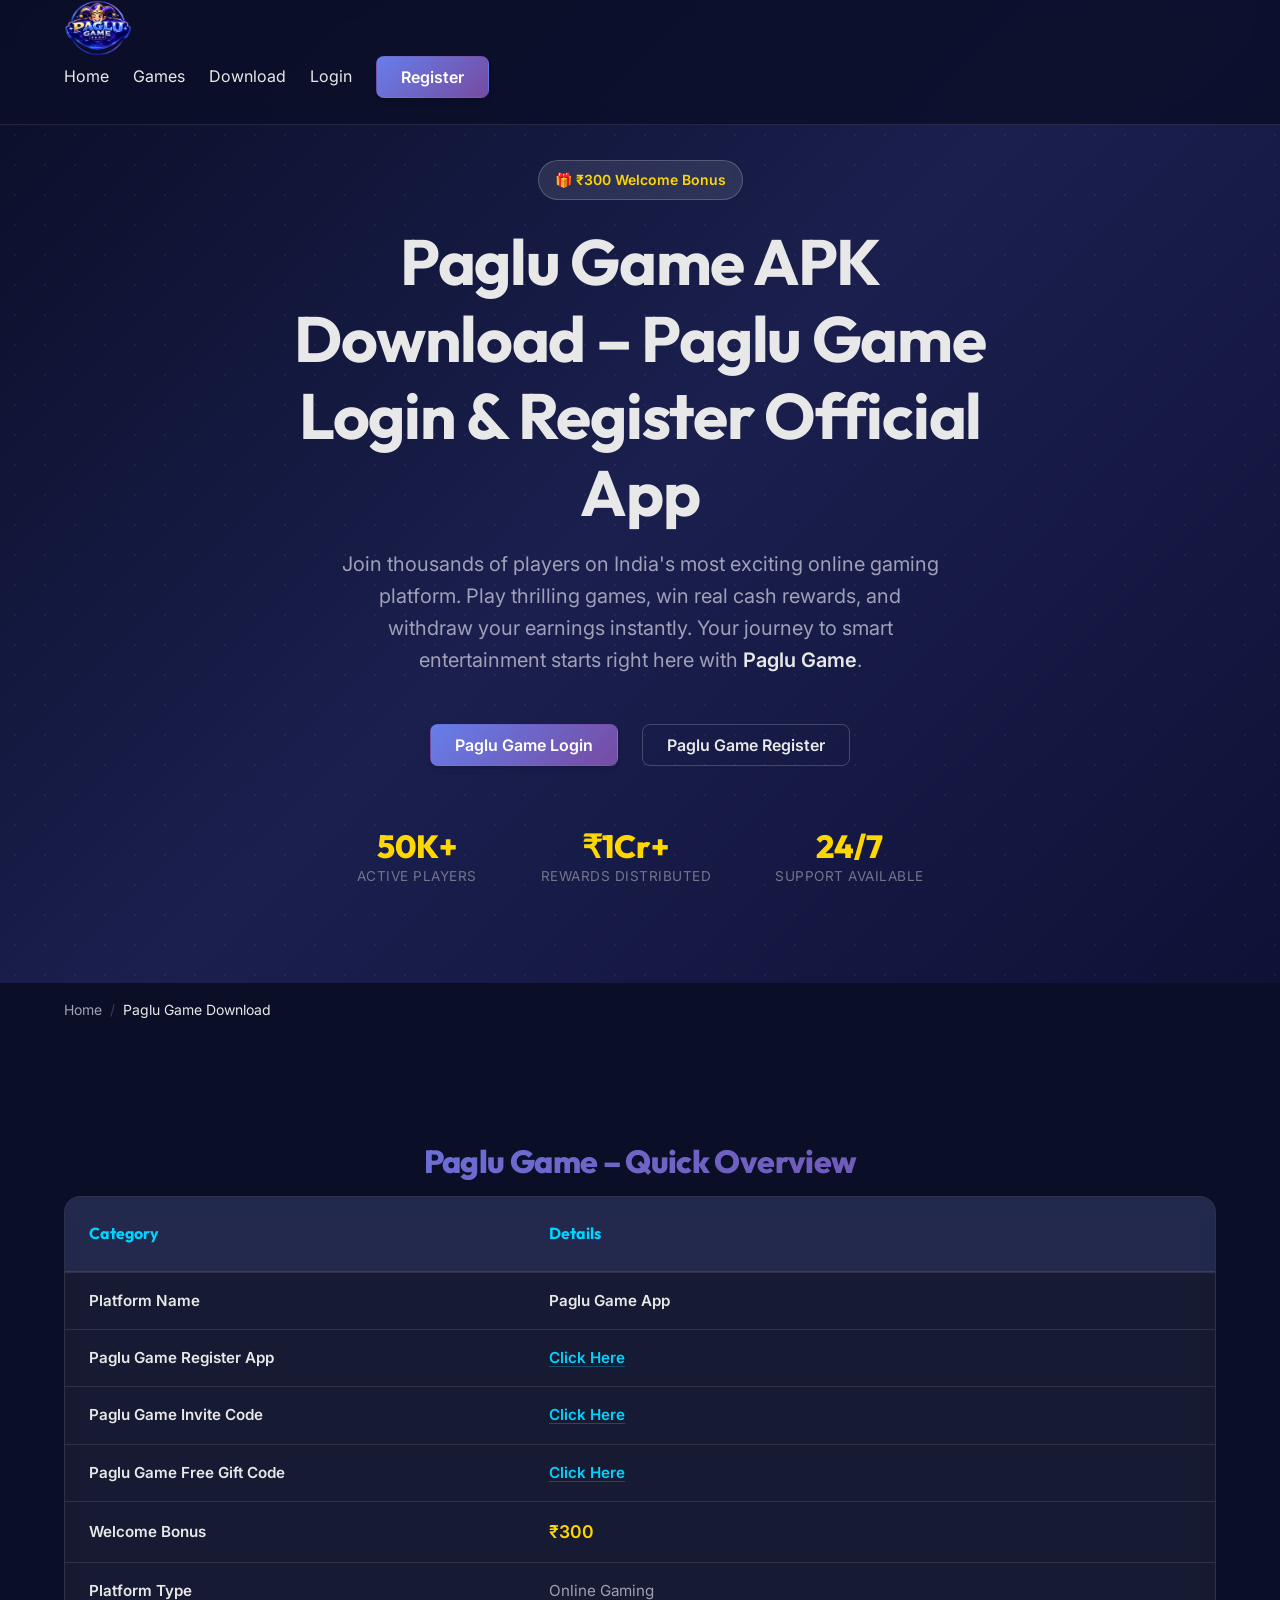
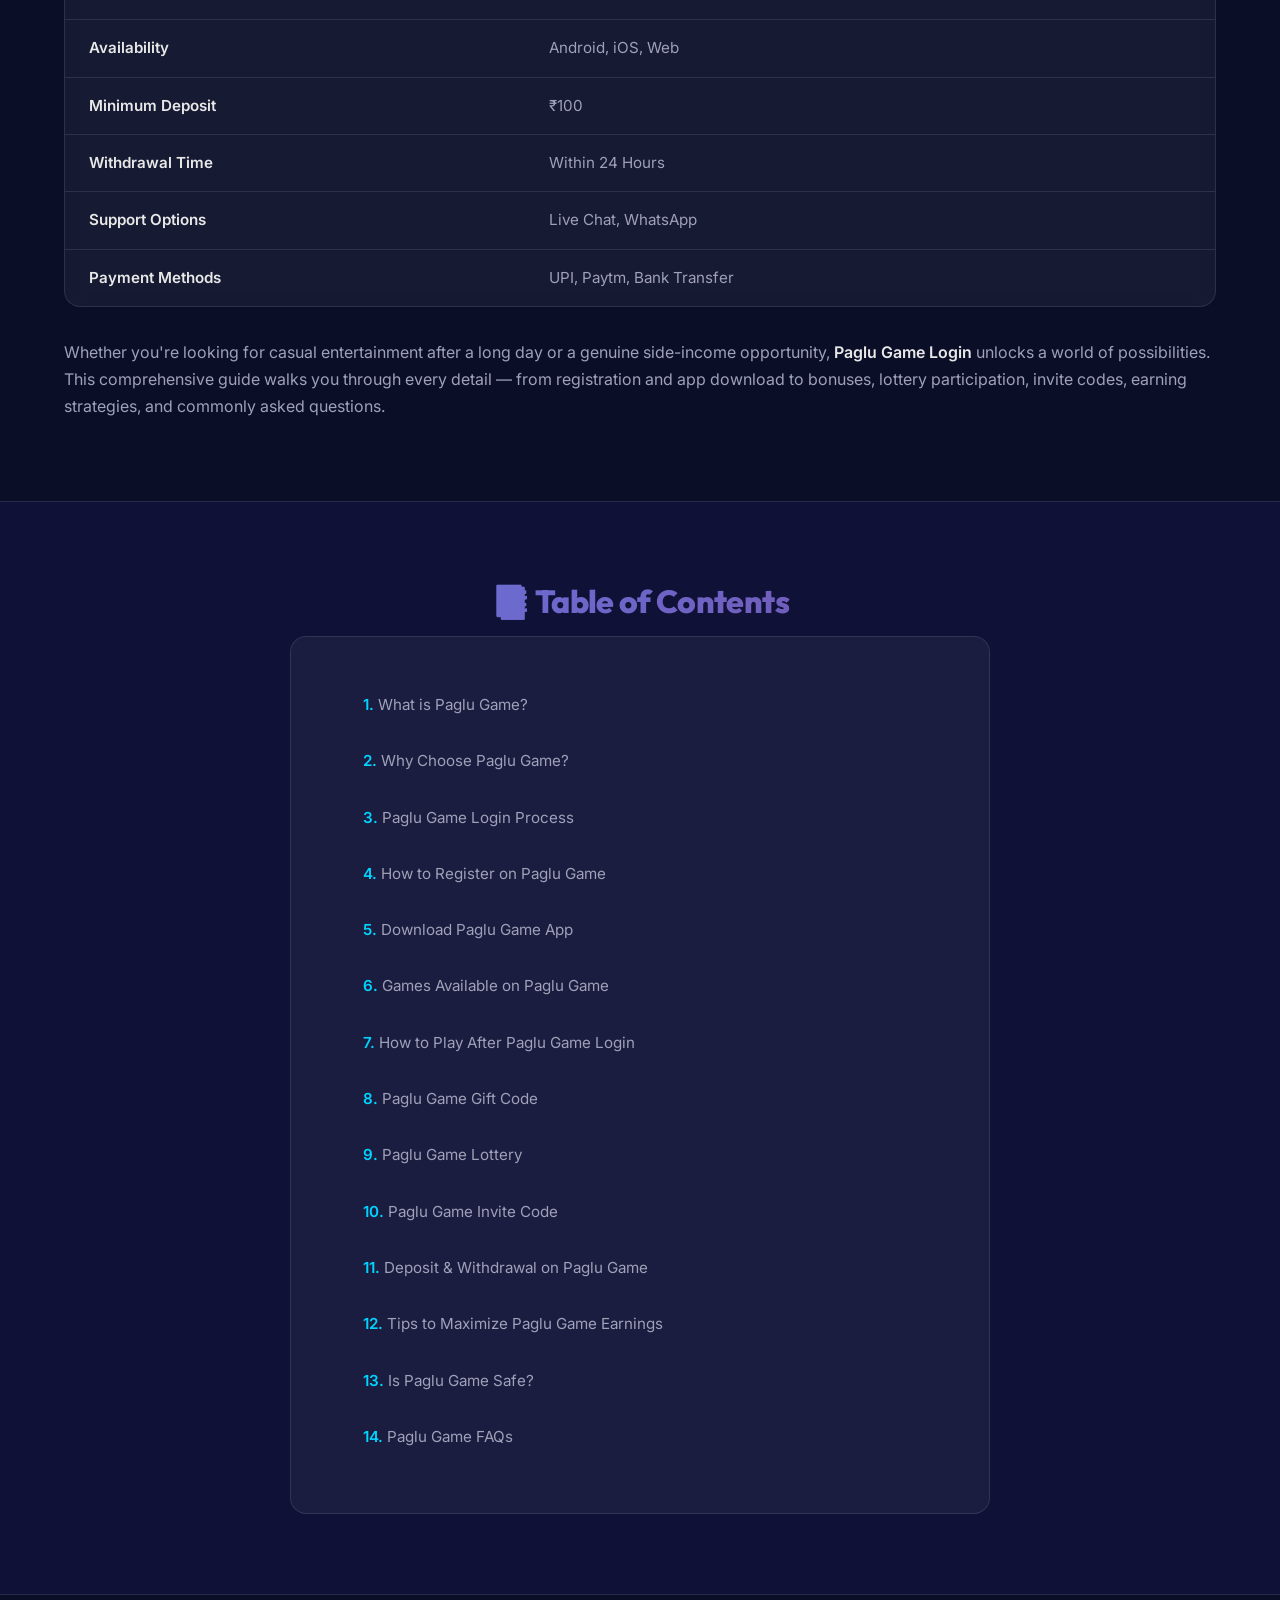
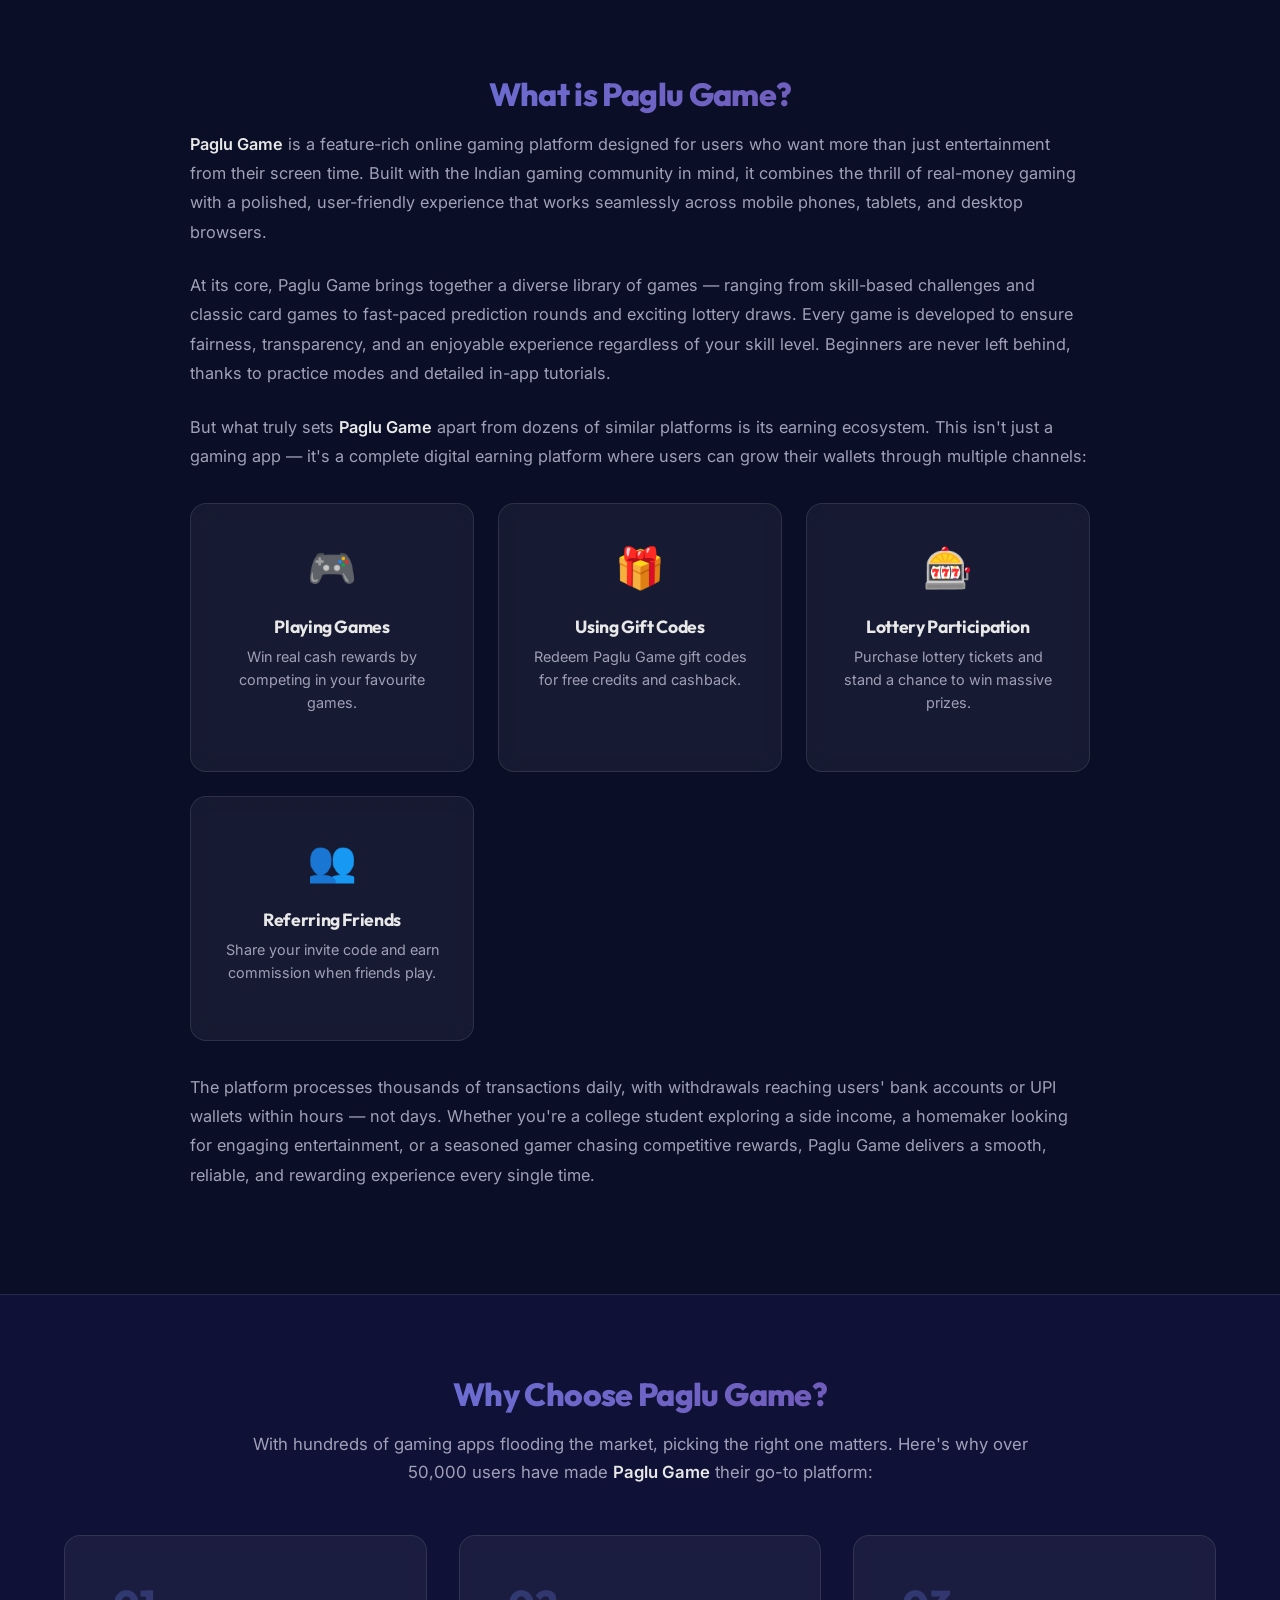
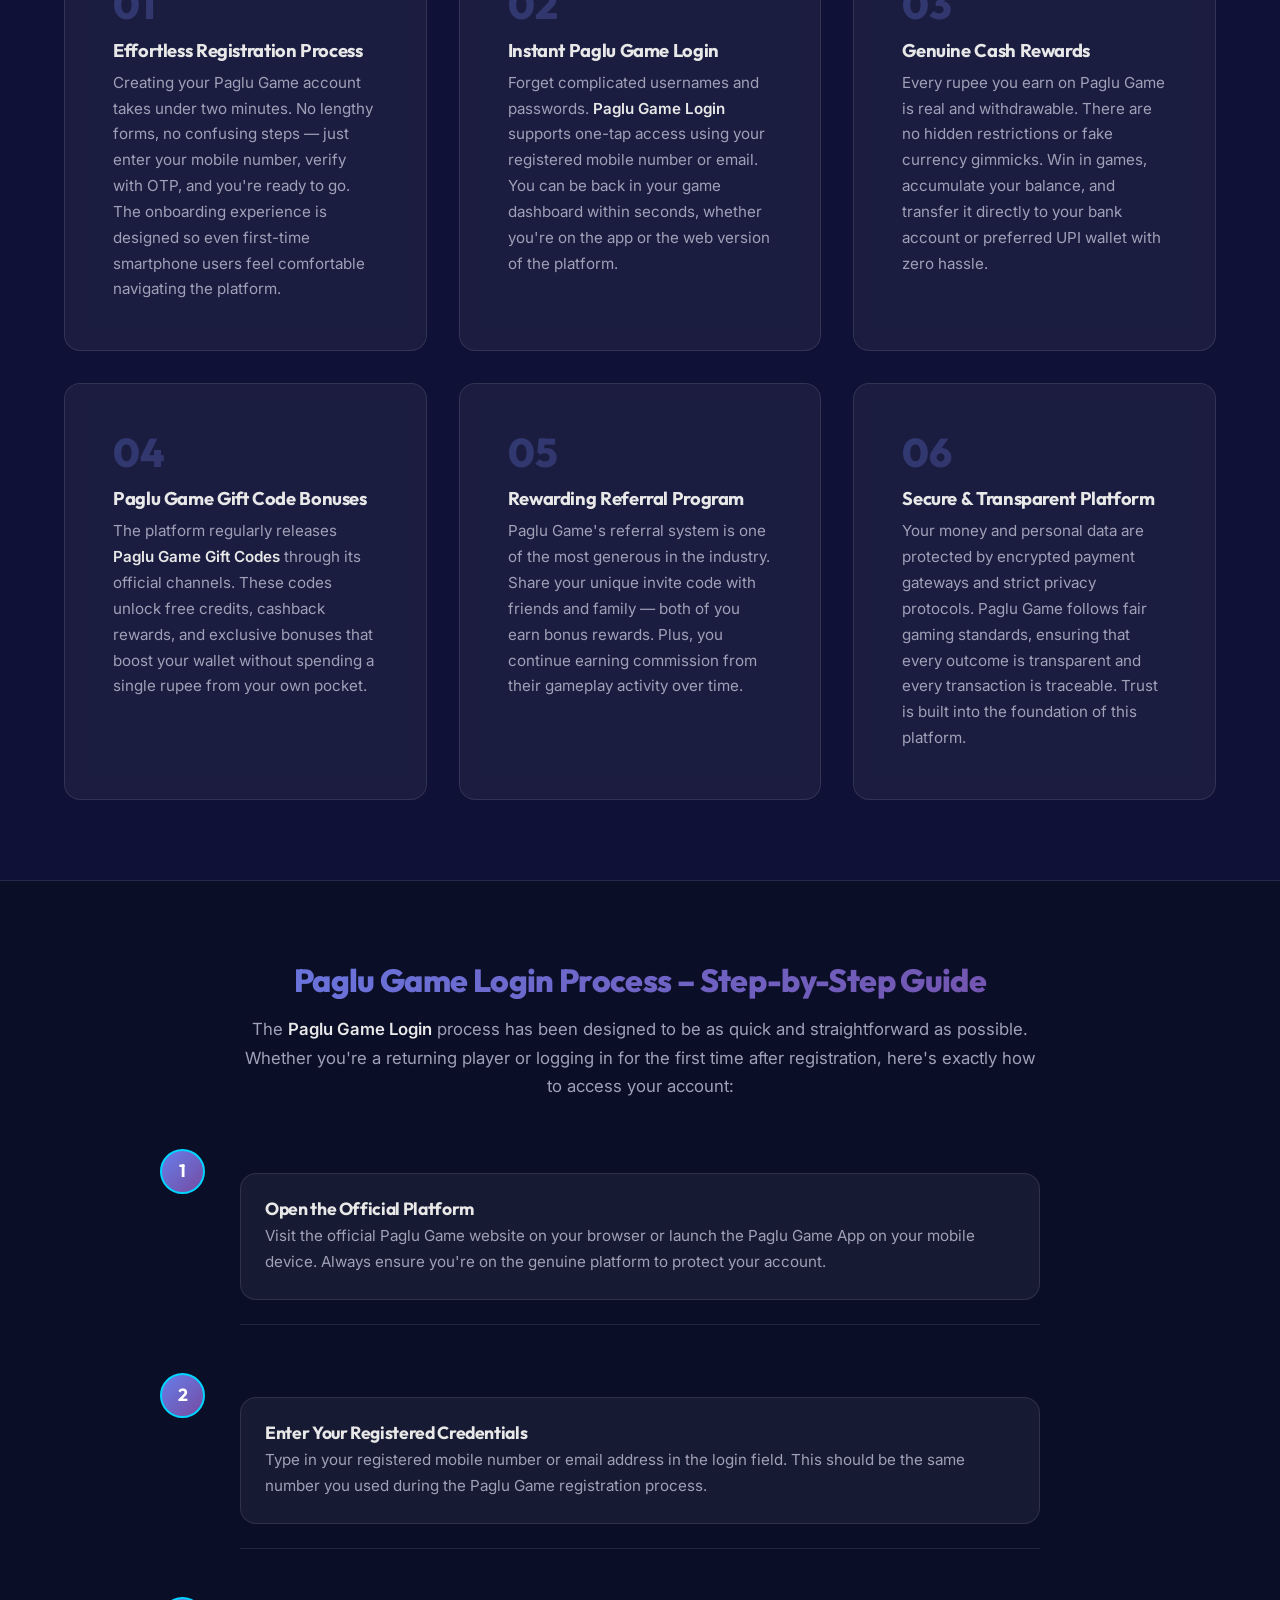
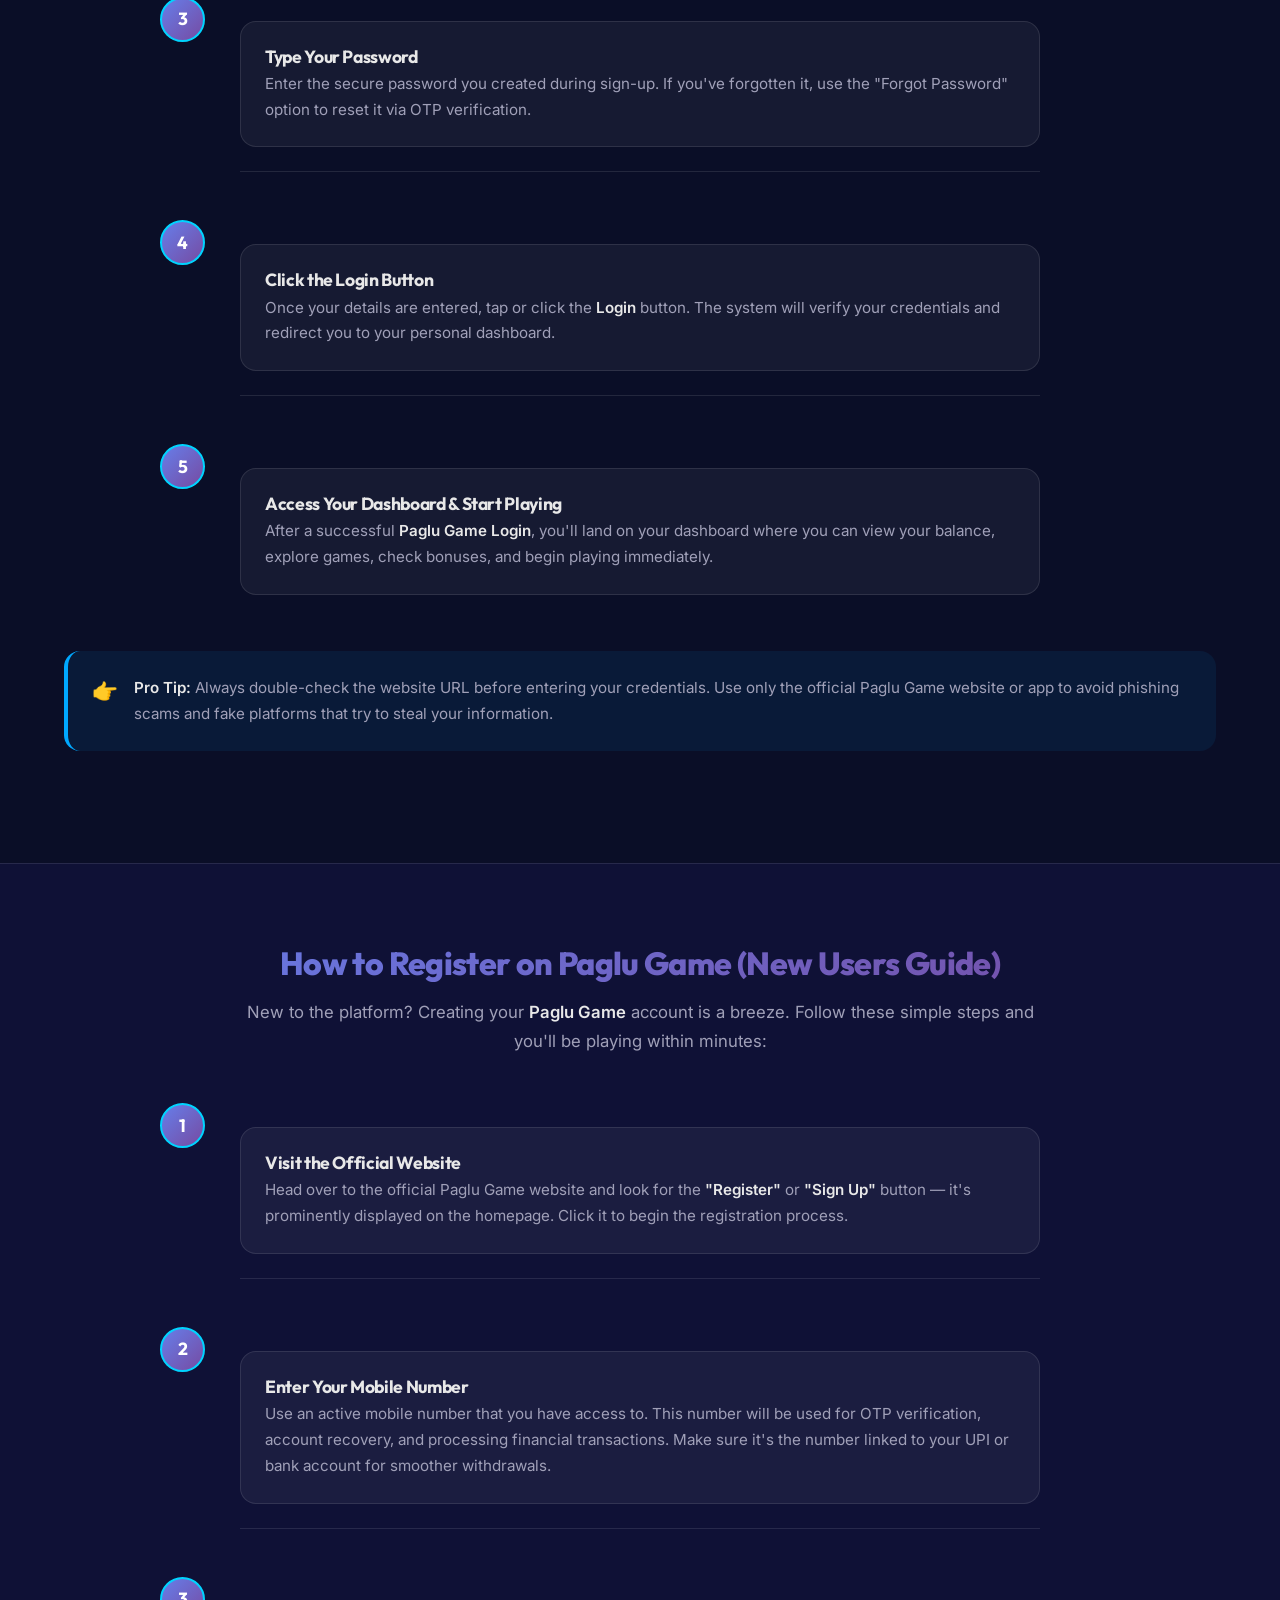
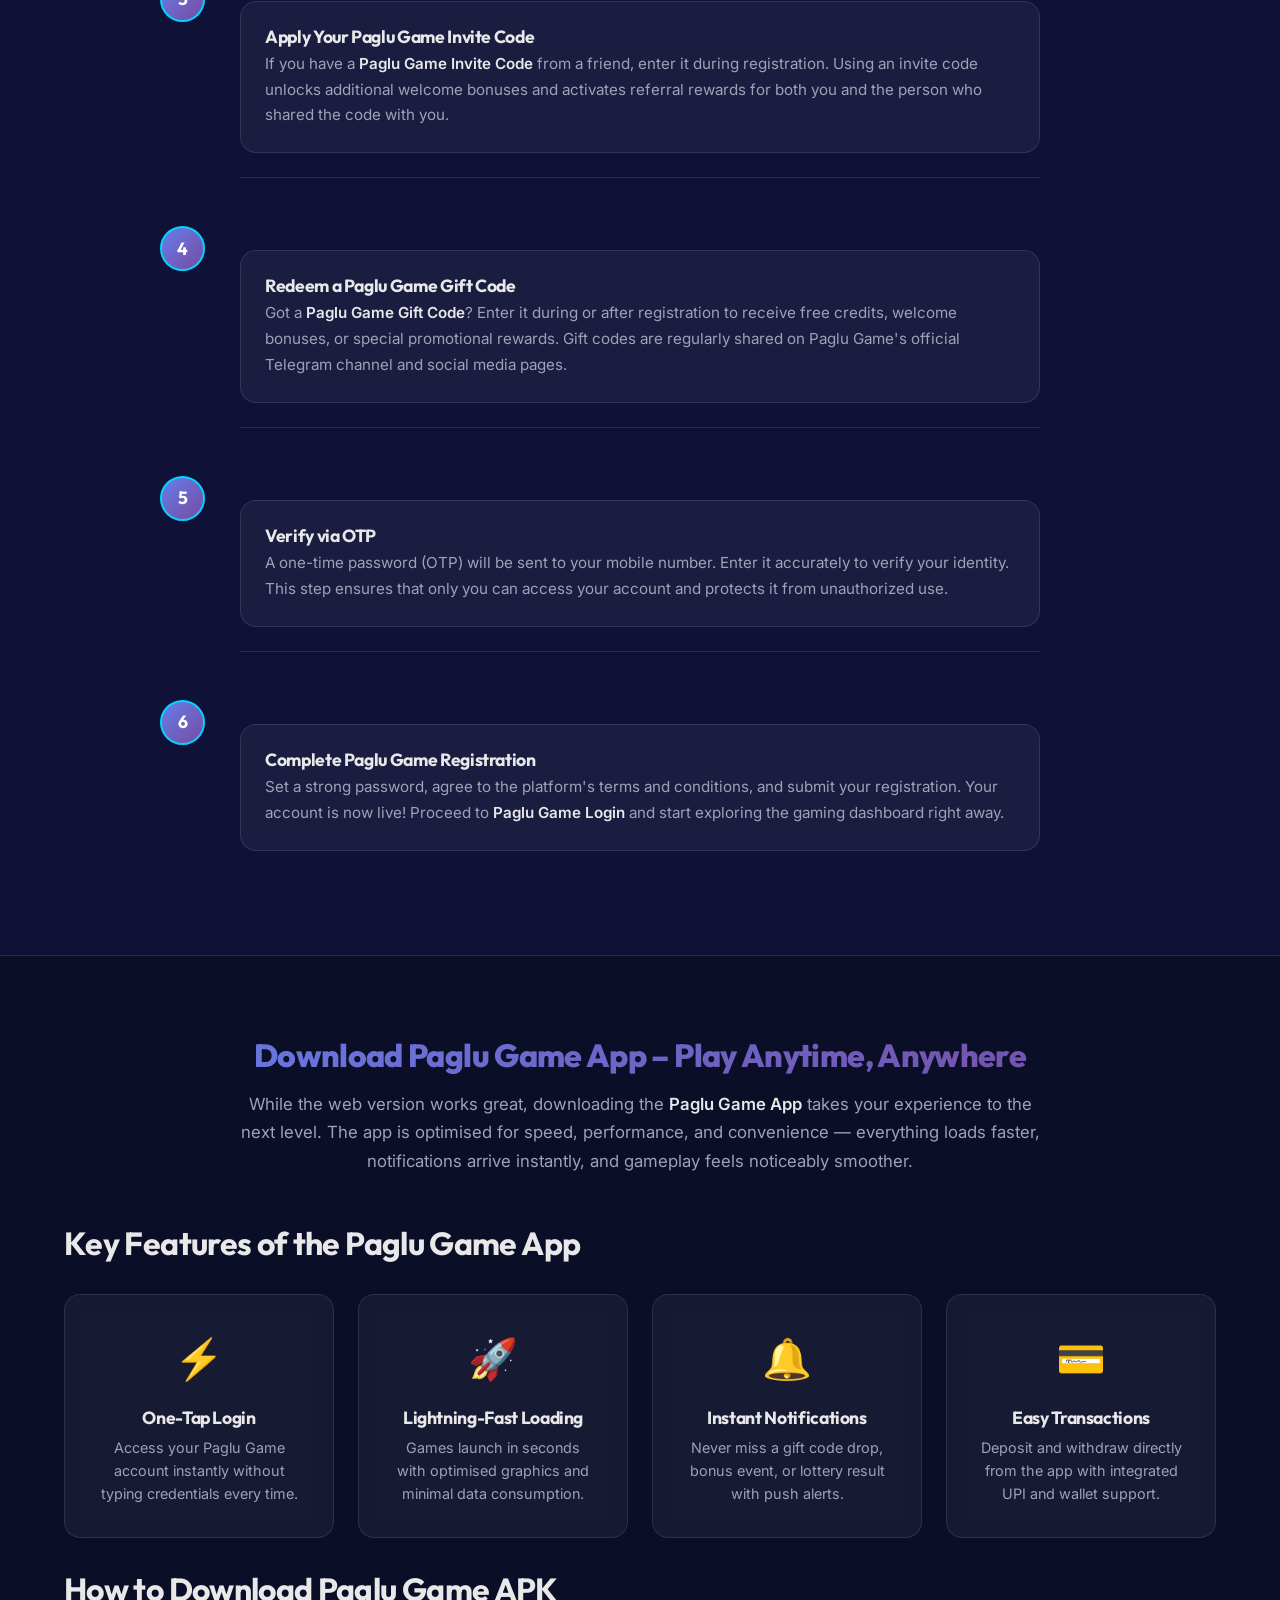
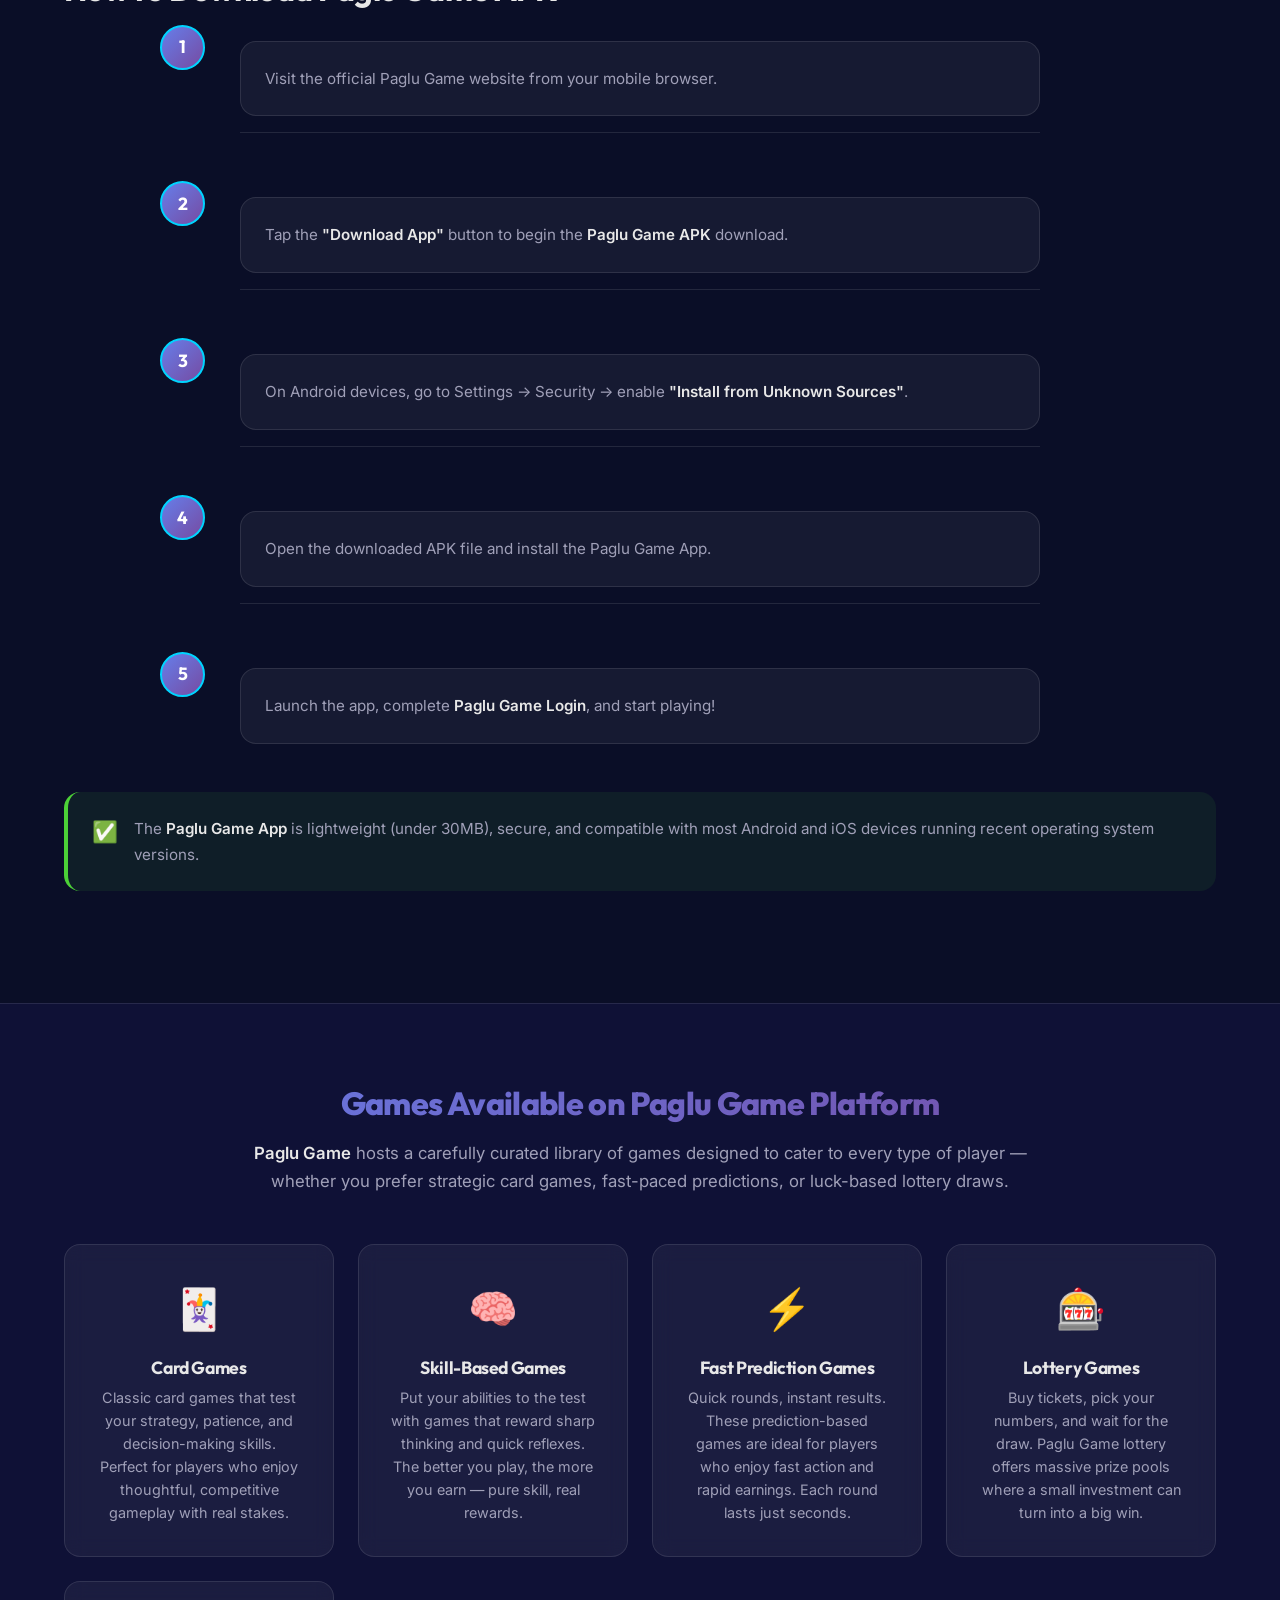
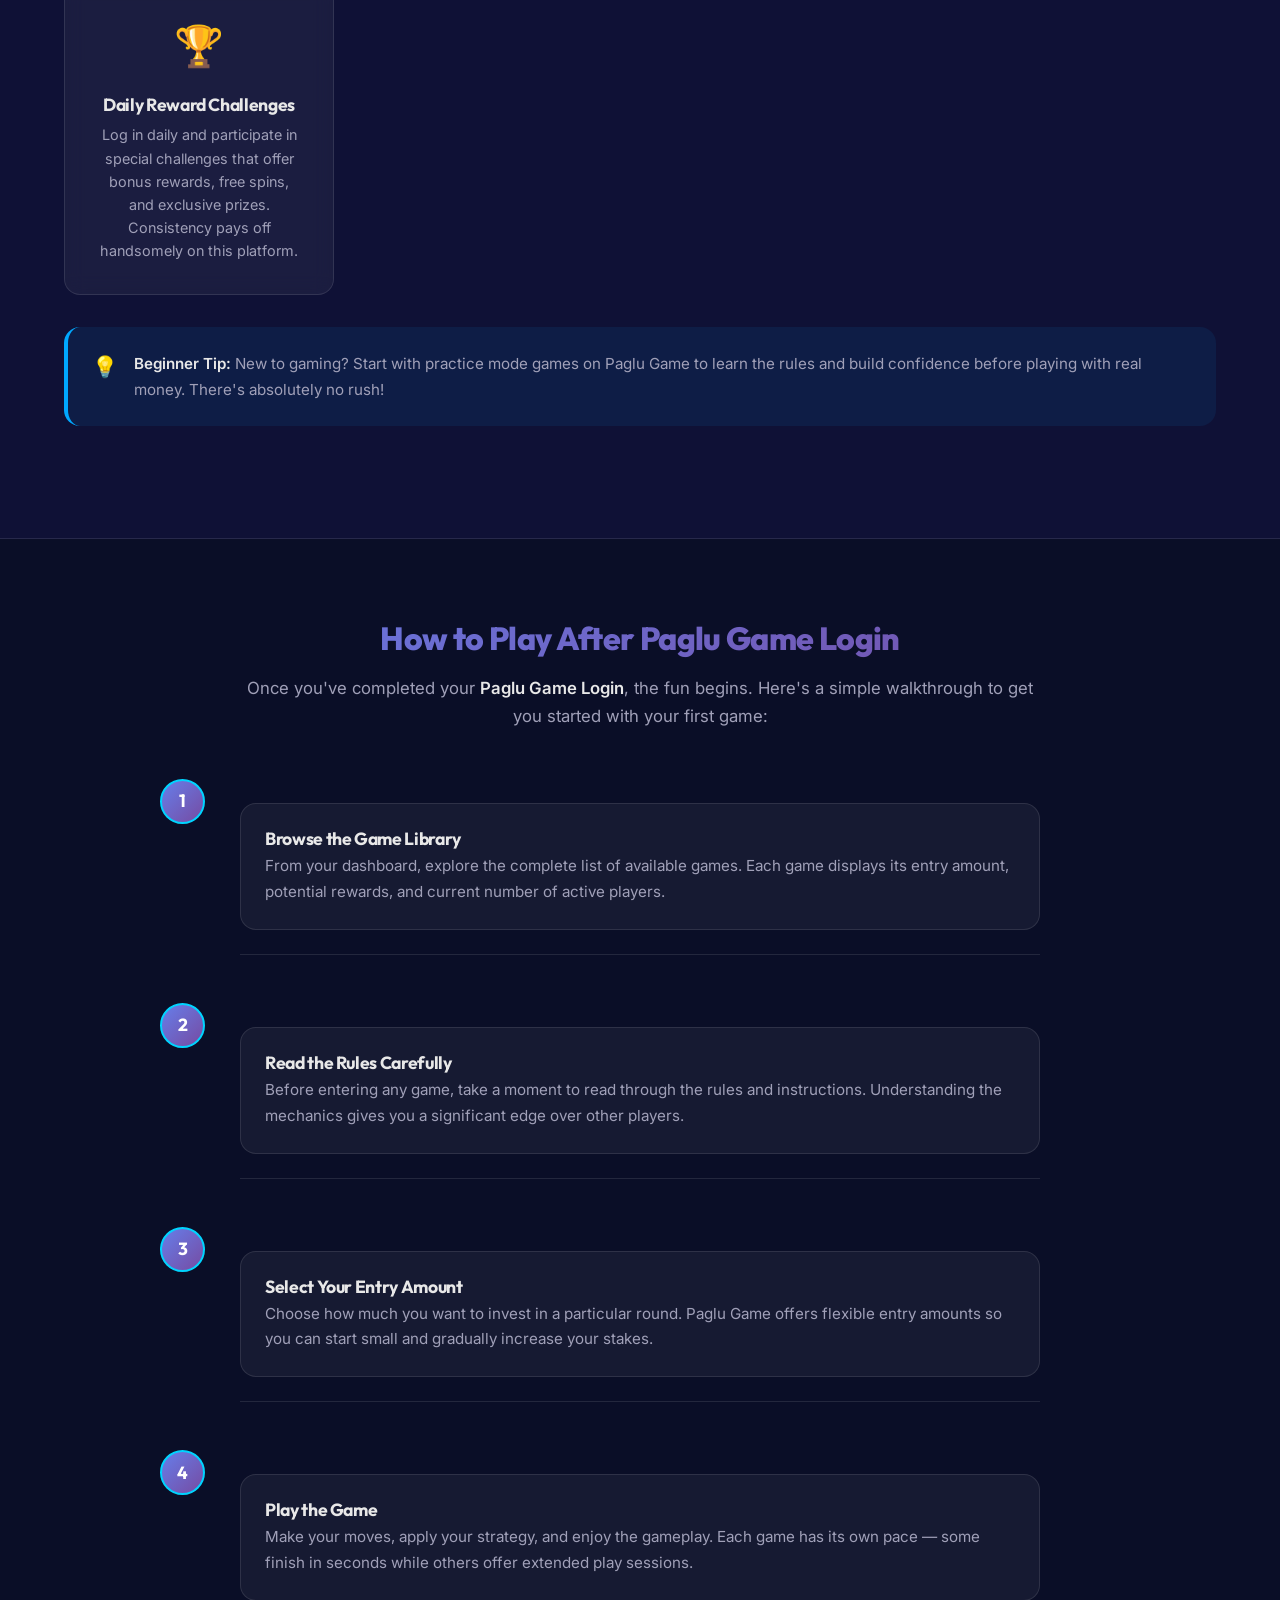
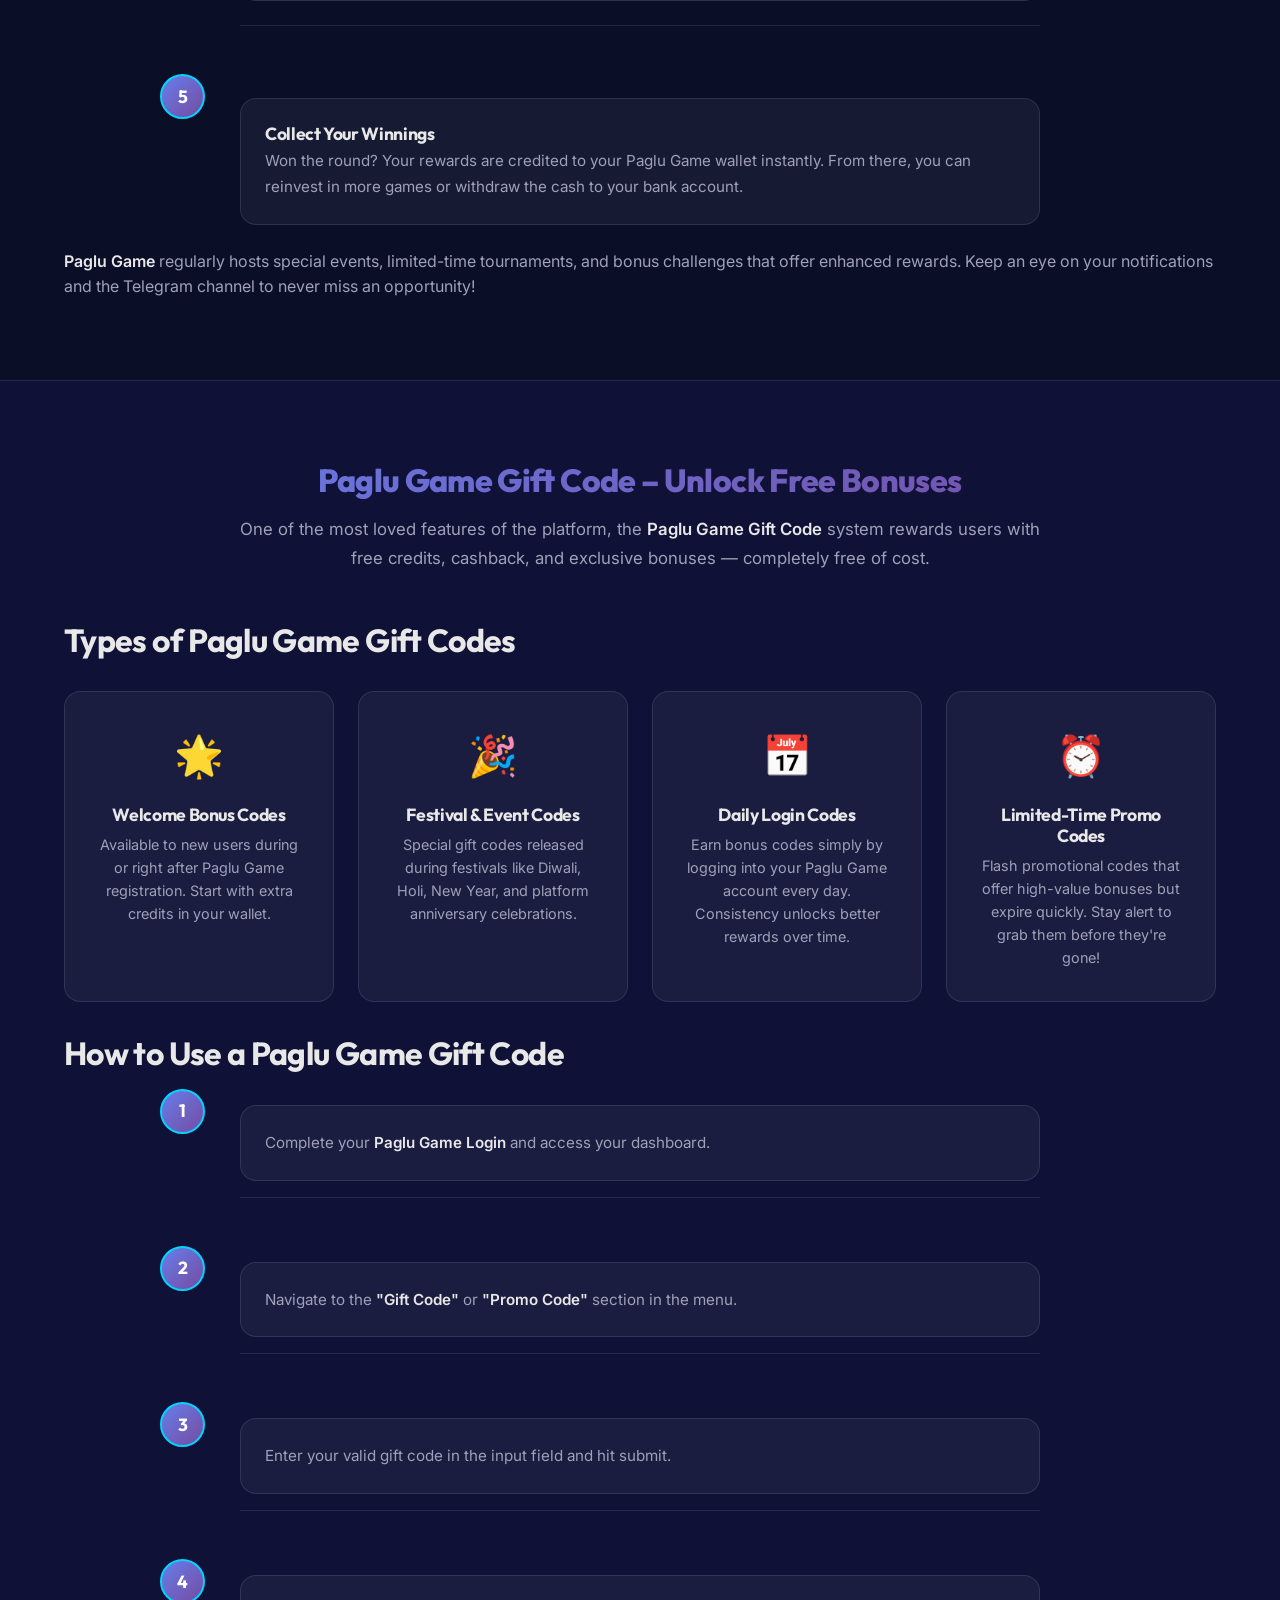
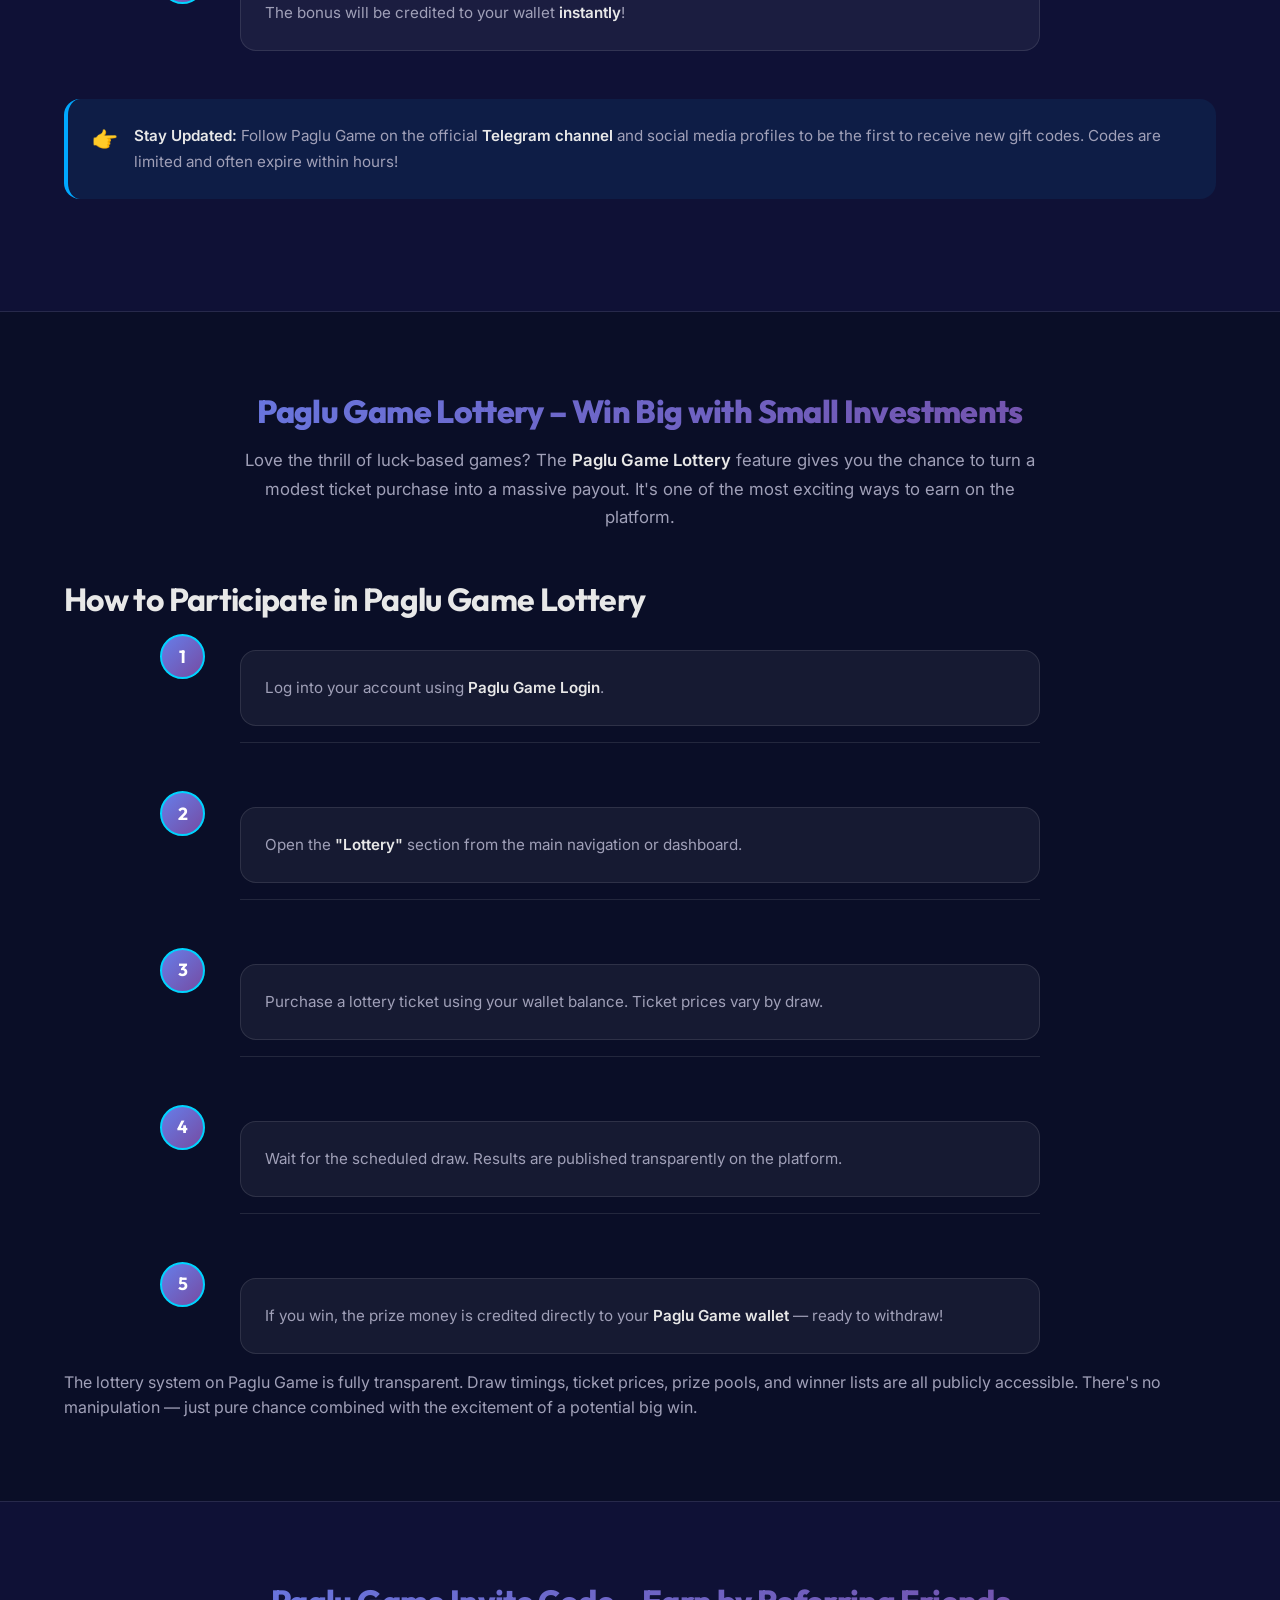
<file: index.html>
<!DOCTYPE html>
<html lang="en">
<head>
    <meta charset="UTF-8">
    <link rel="shortcut icon" href="favicon.ico" type="image/x-icon">
    <link rel="icon" href="favicon.png" type="image/png">
    <meta name="viewport" content="width=device-width, initial-scale=1.0">
    <meta name="robots" content="index, follow, max-snippet:-1, max-image-preview:large, max-video-preview:-1">
    <meta name="googlebot" content="index, follow">
    <meta name="google-site-verification" content="google423fb7a15dcb8652">
    
    <title>Paglu Game APK Download – Paglu Game Login &amp; Register App</title>
    <meta name="description" content="Paglu Game – Download the official Paglu Game APK, login & register to start earning. Get ₹300 welcome bonus, gift codes, lottery & referral rewards instantly.">
    <meta name="keywords" content="Paglu Game, Paglu Game Login, Paglu Game Register, Paglu Game Download, Paglu Game APK, Paglu Game Gift Code, Paglu Game Invite Code, Paglu Game Lottery, Paglu Game App">
    <meta name="author" content="Paglu Game">
    
    <link rel="canonical" href="https://paglugame.bear-land.net/">
    
    <!-- Open Graph -->
    <meta property="og:title" content="Paglu Game APK Download – Paglu Game Login & Register App">
    <meta property="og:description" content="Download the official Paglu Game APK and start earning real money. Get ₹300 welcome bonus, daily gift codes, lottery rewards & referral income.">
    <meta property="og:url" content="https://paglugame.bear-land.net/">
    <meta property="og:type" content="website">
    <meta property="og:site_name" content="Paglu Game">
    <meta property="og:locale" content="en_US">
    
    <!-- Twitter Card -->
    <meta name="twitter:card" content="summary_large_image">
    <meta name="twitter:title" content="Paglu Game APK Download – Paglu Game Login & Register App">
    <meta name="twitter:description" content="Download the official Paglu Game APK and start earning real money. Get ₹300 welcome bonus, daily gift codes & referral income.">
    
    <!-- Google Fonts -->
    <link rel="preconnect" href="https://fonts.googleapis.com">
    <link rel="preconnect" href="https://fonts.gstatic.com" crossorigin>
    <link href="https://fonts.googleapis.com/css2?family=Inter:wght@400;500;600&family=Outfit:wght@600;700;800&display=swap" rel="stylesheet">
    
    <link rel="stylesheet" href="style.css">
    
    <!-- Schema.org - WebSite -->
    <script type="application/ld+json">
    {
        "@context": "https://schema.org",
        "@type": "WebSite",
        "name": "Paglu Game",
        "url": "https://paglugame.bear-land.net/",
        "description": "Paglu Game is a trusted online gaming platform offering real money games, gift codes, lottery, and referral rewards.",
        "potentialAction": {
            "@type": "SearchAction",
            "target": "https://paglugame.bear-land.net/?s={search_term_string}",
            "query-input": "required name=search_term_string"
        }
    }
    </script>
    
    <!-- Schema.org - Organization -->
    <script type="application/ld+json">
    {
        "@context": "https://schema.org",
        "@type": "Organization",
        "name": "Paglu Game",
        "url": "https://paglugame.bear-land.net/",
        "contactPoint": {
            "@type": "ContactPoint",
            "contactType": "customer service",
            "availableLanguage": ["English", "Hindi"]
        }
    }
    </script>
    
    <!-- Schema.org - BreadcrumbList -->
    <script type="application/ld+json">
    {
        "@context": "https://schema.org",
        "@type": "BreadcrumbList",
        "itemListElement": [
            {
                "@type": "ListItem",
                "position": 1,
                "name": "Home",
                "item": "https://paglugame.bear-land.net/"
            }
        ]
    }
    </script>
    
    <!-- Schema.org - FAQPage -->
    <script type="application/ld+json">
    {
        "@context": "https://schema.org",
        "@type": "FAQPage",
        "mainEntity": [
            {
                "@type": "Question",
                "name": "Is Paglu Game free to join?",
                "acceptedAnswer": {
                    "@type": "Answer",
                    "text": "Yes, creating an account on Paglu Game is completely free. You can sign up without paying anything and even explore practice games before depositing real money."
                }
            },
            {
                "@type": "Question",
                "name": "Can I play on Paglu Game without depositing money?",
                "acceptedAnswer": {
                    "@type": "Answer",
                    "text": "Absolutely. Paglu Game offers practice games and welcome bonuses that let you experience the platform without spending your own money. New users receive a ₹300 welcome bonus upon registration."
                }
            },
            {
                "@type": "Question",
                "name": "How long does Paglu Game withdrawal take?",
                "acceptedAnswer": {
                    "@type": "Answer",
                    "text": "Most withdrawal requests on Paglu Game are processed within 24 hours. The exact time depends on your chosen payment method and bank processing times."
                }
            },
            {
                "@type": "Question",
                "name": "Is Paglu Game App available on Play Store?",
                "acceptedAnswer": {
                    "@type": "Answer",
                    "text": "The Paglu Game App is available for download through the official Paglu Game website. You can download the APK directly and install it on your Android device."
                }
            },
            {
                "@type": "Question",
                "name": "Can I create multiple Paglu Game accounts?",
                "acceptedAnswer": {
                    "@type": "Answer",
                    "text": "No, creating multiple accounts is strictly prohibited. Each user is allowed only one account. Violating this policy may result in permanent account suspension."
                }
            },
            {
                "@type": "Question",
                "name": "What is the minimum withdrawal amount on Paglu Game?",
                "acceptedAnswer": {
                    "@type": "Answer",
                    "text": "The minimum withdrawal amount on Paglu Game is ₹100. You can withdraw your earnings via UPI, Paytm, or direct bank transfer."
                }
            },
            {
                "@type": "Question",
                "name": "How can I use a Paglu Game Gift Code?",
                "acceptedAnswer": {
                    "@type": "Answer",
                    "text": "After logging into your Paglu Game account, navigate to the Gift Code or Promo Code section, enter your valid code, and the bonus will be credited to your wallet instantly."
                }
            },
            {
                "@type": "Question",
                "name": "How do I contact Paglu Game customer support?",
                "acceptedAnswer": {
                    "@type": "Answer",
                    "text": "You can reach Paglu Game support through live chat within the app, WhatsApp, or email. The support team is available 24/7 for urgent queries and responds within a few hours for general inquiries."
                }
            },
            {
                "@type": "Question",
                "name": "Is Paglu Game safe and secure?",
                "acceptedAnswer": {
                    "@type": "Answer",
                    "text": "Paglu Game uses encrypted payment gateways and follows strict fair play policies to ensure user safety. However, users should always play responsibly and check their local gaming regulations."
                }
            },
            {
                "@type": "Question",
                "name": "Can I earn money on Paglu Game without playing games?",
                "acceptedAnswer": {
                    "@type": "Answer",
                    "text": "Yes, you can earn through the referral program by sharing your Paglu Game invite code with friends. When they register and play, you receive commission rewards without needing to play yourself."
                }
            }
        ]
    }
    </script>
</head>
<body>

    <!-- Header -->
    <header class="header" id="header">
        <div class="container">
            <a href="index.html" class="logo">
                <img src="paglu-game-logo.png" alt="Paglu Game Logo" class="logo-img" height="48">
            </a>
            <nav class="nav">
                <ul class="nav-list" id="navList">
                    <li><a href="#home">Home</a></li>
                    <li><a href="#games">Games</a></li>
                    <li><a href="#download">Download</a></li>
                    <li><a href="#login">Login</a></li>
                    <li><a href="#register" class="btn btn-primary btn-sm">Register</a></li>
                </ul>
                <button class="hamburger" id="hamburger" aria-label="Toggle navigation menu">
                    <span></span>
                    <span></span>
                    <span></span>
                </button>
            </nav>
        </div>
    </header>

    <main>
        <!-- Hero Section -->
        <section class="hero" id="home">
            <div class="hero-bg-pattern"></div>
            <div class="container hero-content">
                <div class="hero-badge">🎁 ₹300 Welcome Bonus</div>
                <h1>Paglu Game APK Download – Paglu Game Login &amp; Register Official App</h1>
                <p class="hero-subtitle">Join thousands of players on India's most exciting online gaming platform. Play thrilling games, win real cash rewards, and withdraw your earnings instantly. Your journey to smart entertainment starts right here with <strong>Paglu Game</strong>.</p>
                <div class="hero-buttons">
                    <a href="#login" class="btn btn-primary btn-lg btn-glow" id="heroLogin">Paglu Game Login</a>
                    <a href="#register" class="btn btn-secondary btn-lg" id="heroRegister">Paglu Game Register</a>
                </div>
                <div class="hero-stats">
                    <div class="stat-item">
                        <span class="stat-number">50K+</span>
                        <span class="stat-label">Active Players</span>
                    </div>
                    <div class="stat-item">
                        <span class="stat-number">₹1Cr+</span>
                        <span class="stat-label">Rewards Distributed</span>
                    </div>
                    <div class="stat-item">
                        <span class="stat-number">24/7</span>
                        <span class="stat-label">Support Available</span>
                    </div>
                </div>
            </div>
        </section>

        <!-- Breadcrumbs -->
        <div class="container">
            <nav aria-label="Breadcrumb">
                <ol class="breadcrumb">
                    <li class="breadcrumb-item"><a href="index.html">Home</a></li>
                    <li class="breadcrumb-item active" aria-current="page">Paglu Game Download</li>
                </ol>
            </nav>
        </div>

        <!-- Info Table Section -->
        <section class="section" id="info">
            <div class="container">
                <h2 class="section-title">Paglu Game – Quick Overview</h2>
                <div class="info-table-wrapper">
                    <table class="info-table">
                        <thead>
                            <tr>
                                <th>Category</th>
                                <th>Details</th>
                            </tr>
                        </thead>
                        <tbody>
                            <tr>
                                <td>Platform Name</td>
                                <td><strong>Paglu Game App</strong></td>
                            </tr>
                            <tr>
                                <td>Paglu Game Register App</td>
                                <td><a href="#register" class="table-link">Click Here</a></td>
                            </tr>
                            <tr>
                                <td>Paglu Game Invite Code</td>
                                <td><a href="#invite" class="table-link">Click Here</a></td>
                            </tr>
                            <tr>
                                <td>Paglu Game Free Gift Code</td>
                                <td><a href="#giftcode" class="table-link">Click Here</a></td>
                            </tr>
                            <tr>
                                <td>Welcome Bonus</td>
                                <td><strong class="highlight-gold">₹300</strong></td>
                            </tr>
                            <tr>
                                <td>Platform Type</td>
                                <td>Online Gaming</td>
                            </tr>
                            <tr>
                                <td>Availability</td>
                                <td>Android, iOS, Web</td>
                            </tr>
                            <tr>
                                <td>Minimum Deposit</td>
                                <td>₹100</td>
                            </tr>
                            <tr>
                                <td>Withdrawal Time</td>
                                <td>Within 24 Hours</td>
                            </tr>
                            <tr>
                                <td>Support Options</td>
                                <td>Live Chat, WhatsApp</td>
                            </tr>
                            <tr>
                                <td>Payment Methods</td>
                                <td>UPI, Paytm, Bank Transfer</td>
                            </tr>
                        </tbody>
                    </table>
                </div>
                <p class="section-note">Whether you're looking for casual entertainment after a long day or a genuine side-income opportunity, <strong>Paglu Game Login</strong> unlocks a world of possibilities. This comprehensive guide walks you through every detail — from registration and app download to bonuses, lottery participation, invite codes, earning strategies, and commonly asked questions.</p>
            </div>
        </section>

        <!-- Table of Contents -->
        <section class="section section-alt" id="toc">
            <div class="container">
                <h2 class="section-title">📑 Table of Contents</h2>
                <div class="toc-box">
                    <ol class="toc-list">
                        <li><a href="#what-is">What is Paglu Game?</a></li>
                        <li><a href="#why-choose">Why Choose Paglu Game?</a></li>
                        <li><a href="#login">Paglu Game Login Process</a></li>
                        <li><a href="#register">How to Register on Paglu Game</a></li>
                        <li><a href="#download">Download Paglu Game App</a></li>
                        <li><a href="#games">Games Available on Paglu Game</a></li>
                        <li><a href="#how-to-play">How to Play After Paglu Game Login</a></li>
                        <li><a href="#giftcode">Paglu Game Gift Code</a></li>
                        <li><a href="#lottery">Paglu Game Lottery</a></li>
                        <li><a href="#invite">Paglu Game Invite Code</a></li>
                        <li><a href="#deposit">Deposit &amp; Withdrawal on Paglu Game</a></li>
                        <li><a href="#tips">Tips to Maximize Paglu Game Earnings</a></li>
                        <li><a href="#safety">Is Paglu Game Safe?</a></li>
                        <li><a href="#faq">Paglu Game FAQs</a></li>
                    </ol>
                </div>
            </div>
        </section>

        <!-- What is Paglu Game -->
        <section class="section" id="what-is">
            <div class="container">
                <h2 class="section-title">What is Paglu Game?</h2>
                <div class="content-block">
                    <p><strong>Paglu Game</strong> is a feature-rich online gaming platform designed for users who want more than just entertainment from their screen time. Built with the Indian gaming community in mind, it combines the thrill of real-money gaming with a polished, user-friendly experience that works seamlessly across mobile phones, tablets, and desktop browsers.</p>
                    
                    <p>At its core, Paglu Game brings together a diverse library of games — ranging from skill-based challenges and classic card games to fast-paced prediction rounds and exciting lottery draws. Every game is developed to ensure fairness, transparency, and an enjoyable experience regardless of your skill level. Beginners are never left behind, thanks to practice modes and detailed in-app tutorials.</p>
                    
                    <p>But what truly sets <strong>Paglu Game</strong> apart from dozens of similar platforms is its earning ecosystem. This isn't just a gaming app — it's a complete digital earning platform where users can grow their wallets through multiple channels:</p>
                    
                    <div class="feature-grid">
                        <div class="feature-card">
                            <span class="feature-icon">🎮</span>
                            <h3>Playing Games</h3>
                            <p>Win real cash rewards by competing in your favourite games.</p>
                        </div>
                        <div class="feature-card">
                            <span class="feature-icon">🎁</span>
                            <h3>Using Gift Codes</h3>
                            <p>Redeem Paglu Game gift codes for free credits and cashback.</p>
                        </div>
                        <div class="feature-card">
                            <span class="feature-icon">🎰</span>
                            <h3>Lottery Participation</h3>
                            <p>Purchase lottery tickets and stand a chance to win massive prizes.</p>
                        </div>
                        <div class="feature-card">
                            <span class="feature-icon">👥</span>
                            <h3>Referring Friends</h3>
                            <p>Share your invite code and earn commission when friends play.</p>
                        </div>
                    </div>
                    
                    <p>The platform processes thousands of transactions daily, with withdrawals reaching users' bank accounts or UPI wallets within hours — not days. Whether you're a college student exploring a side income, a homemaker looking for engaging entertainment, or a seasoned gamer chasing competitive rewards, Paglu Game delivers a smooth, reliable, and rewarding experience every single time.</p>
                </div>
            </div>
        </section>

        <!-- Why Choose Paglu Game -->
        <section class="section section-alt" id="why-choose">
            <div class="container">
                <h2 class="section-title">Why Choose Paglu Game?</h2>
                <p class="section-intro">With hundreds of gaming apps flooding the market, picking the right one matters. Here's why over 50,000 users have made <strong>Paglu Game</strong> their go-to platform:</p>
                
                <div class="reasons-grid">
                    <div class="reason-card">
                        <div class="reason-number">01</div>
                        <h3>Effortless Registration Process</h3>
                        <p>Creating your Paglu Game account takes under two minutes. No lengthy forms, no confusing steps — just enter your mobile number, verify with OTP, and you're ready to go. The onboarding experience is designed so even first-time smartphone users feel comfortable navigating the platform.</p>
                    </div>
                    <div class="reason-card">
                        <div class="reason-number">02</div>
                        <h3>Instant Paglu Game Login</h3>
                        <p>Forget complicated usernames and passwords. <strong>Paglu Game Login</strong> supports one-tap access using your registered mobile number or email. You can be back in your game dashboard within seconds, whether you're on the app or the web version of the platform.</p>
                    </div>
                    <div class="reason-card">
                        <div class="reason-number">03</div>
                        <h3>Genuine Cash Rewards</h3>
                        <p>Every rupee you earn on Paglu Game is real and withdrawable. There are no hidden restrictions or fake currency gimmicks. Win in games, accumulate your balance, and transfer it directly to your bank account or preferred UPI wallet with zero hassle.</p>
                    </div>
                    <div class="reason-card">
                        <div class="reason-number">04</div>
                        <h3>Paglu Game Gift Code Bonuses</h3>
                        <p>The platform regularly releases <strong>Paglu Game Gift Codes</strong> through its official channels. These codes unlock free credits, cashback rewards, and exclusive bonuses that boost your wallet without spending a single rupee from your own pocket.</p>
                    </div>
                    <div class="reason-card">
                        <div class="reason-number">05</div>
                        <h3>Rewarding Referral Program</h3>
                        <p>Paglu Game's referral system is one of the most generous in the industry. Share your unique invite code with friends and family — both of you earn bonus rewards. Plus, you continue earning commission from their gameplay activity over time.</p>
                    </div>
                    <div class="reason-card">
                        <div class="reason-number">06</div>
                        <h3>Secure &amp; Transparent Platform</h3>
                        <p>Your money and personal data are protected by encrypted payment gateways and strict privacy protocols. Paglu Game follows fair gaming standards, ensuring that every outcome is transparent and every transaction is traceable. Trust is built into the foundation of this platform.</p>
                    </div>
                </div>
            </div>
        </section>

        <!-- Login Process -->
        <section class="section" id="login">
            <div class="container">
                <h2 class="section-title">Paglu Game Login Process – Step-by-Step Guide</h2>
                <p class="section-intro">The <strong>Paglu Game Login</strong> process has been designed to be as quick and straightforward as possible. Whether you're a returning player or logging in for the first time after registration, here's exactly how to access your account:</p>
                
                <div class="steps-list">
                    <div class="step-item">
                        <div class="step-number">1</div>
                        <div class="step-content">
                            <h3>Open the Official Platform</h3>
                            <p>Visit the official Paglu Game website on your browser or launch the Paglu Game App on your mobile device. Always ensure you're on the genuine platform to protect your account.</p>
                        </div>
                    </div>
                    <div class="step-item">
                        <div class="step-number">2</div>
                        <div class="step-content">
                            <h3>Enter Your Registered Credentials</h3>
                            <p>Type in your registered mobile number or email address in the login field. This should be the same number you used during the Paglu Game registration process.</p>
                        </div>
                    </div>
                    <div class="step-item">
                        <div class="step-number">3</div>
                        <div class="step-content">
                            <h3>Type Your Password</h3>
                            <p>Enter the secure password you created during sign-up. If you've forgotten it, use the "Forgot Password" option to reset it via OTP verification.</p>
                        </div>
                    </div>
                    <div class="step-item">
                        <div class="step-number">4</div>
                        <div class="step-content">
                            <h3>Click the Login Button</h3>
                            <p>Once your details are entered, tap or click the <strong>Login</strong> button. The system will verify your credentials and redirect you to your personal dashboard.</p>
                        </div>
                    </div>
                    <div class="step-item">
                        <div class="step-number">5</div>
                        <div class="step-content">
                            <h3>Access Your Dashboard &amp; Start Playing</h3>
                            <p>After a successful <strong>Paglu Game Login</strong>, you'll land on your dashboard where you can view your balance, explore games, check bonuses, and begin playing immediately.</p>
                        </div>
                    </div>
                </div>
                
                <div class="alert-box alert-info">
                    <span class="alert-icon">👉</span>
                    <p><strong>Pro Tip:</strong> Always double-check the website URL before entering your credentials. Use only the official Paglu Game website or app to avoid phishing scams and fake platforms that try to steal your information.</p>
                </div>
            </div>
        </section>

        <!-- Registration -->
        <section class="section section-alt" id="register">
            <div class="container">
                <h2 class="section-title">How to Register on Paglu Game (New Users Guide)</h2>
                <p class="section-intro">New to the platform? Creating your <strong>Paglu Game</strong> account is a breeze. Follow these simple steps and you'll be playing within minutes:</p>
                
                <div class="steps-list">
                    <div class="step-item">
                        <div class="step-number">1</div>
                        <div class="step-content">
                            <h3>Visit the Official Website</h3>
                            <p>Head over to the official Paglu Game website and look for the <strong>"Register"</strong> or <strong>"Sign Up"</strong> button — it's prominently displayed on the homepage. Click it to begin the registration process.</p>
                        </div>
                    </div>
                    <div class="step-item">
                        <div class="step-number">2</div>
                        <div class="step-content">
                            <h3>Enter Your Mobile Number</h3>
                            <p>Use an active mobile number that you have access to. This number will be used for OTP verification, account recovery, and processing financial transactions. Make sure it's the number linked to your UPI or bank account for smoother withdrawals.</p>
                        </div>
                    </div>
                    <div class="step-item">
                        <div class="step-number">3</div>
                        <div class="step-content">
                            <h3>Apply Your Paglu Game Invite Code</h3>
                            <p>If you have a <strong>Paglu Game Invite Code</strong> from a friend, enter it during registration. Using an invite code unlocks additional welcome bonuses and activates referral rewards for both you and the person who shared the code with you.</p>
                        </div>
                    </div>
                    <div class="step-item">
                        <div class="step-number">4</div>
                        <div class="step-content">
                            <h3>Redeem a Paglu Game Gift Code</h3>
                            <p>Got a <strong>Paglu Game Gift Code</strong>? Enter it during or after registration to receive free credits, welcome bonuses, or special promotional rewards. Gift codes are regularly shared on Paglu Game's official Telegram channel and social media pages.</p>
                        </div>
                    </div>
                    <div class="step-item">
                        <div class="step-number">5</div>
                        <div class="step-content">
                            <h3>Verify via OTP</h3>
                            <p>A one-time password (OTP) will be sent to your mobile number. Enter it accurately to verify your identity. This step ensures that only you can access your account and protects it from unauthorized use.</p>
                        </div>
                    </div>
                    <div class="step-item">
                        <div class="step-number">6</div>
                        <div class="step-content">
                            <h3>Complete Paglu Game Registration</h3>
                            <p>Set a strong password, agree to the platform's terms and conditions, and submit your registration. Your account is now live! Proceed to <strong>Paglu Game Login</strong> and start exploring the gaming dashboard right away.</p>
                        </div>
                    </div>
                </div>
            </div>
        </section>

        <!-- Download App -->
        <section class="section" id="download">
            <div class="container">
                <h2 class="section-title">Download Paglu Game App – Play Anytime, Anywhere</h2>
                <p class="section-intro">While the web version works great, downloading the <strong>Paglu Game App</strong> takes your experience to the next level. The app is optimised for speed, performance, and convenience — everything loads faster, notifications arrive instantly, and gameplay feels noticeably smoother.</p>
                
                <h3>Key Features of the Paglu Game App</h3>
                <div class="feature-grid">
                    <div class="feature-card">
                        <span class="feature-icon">⚡</span>
                        <h3>One-Tap Login</h3>
                        <p>Access your Paglu Game account instantly without typing credentials every time.</p>
                    </div>
                    <div class="feature-card">
                        <span class="feature-icon">🚀</span>
                        <h3>Lightning-Fast Loading</h3>
                        <p>Games launch in seconds with optimised graphics and minimal data consumption.</p>
                    </div>
                    <div class="feature-card">
                        <span class="feature-icon">🔔</span>
                        <h3>Instant Notifications</h3>
                        <p>Never miss a gift code drop, bonus event, or lottery result with push alerts.</p>
                    </div>
                    <div class="feature-card">
                        <span class="feature-icon">💳</span>
                        <h3>Easy Transactions</h3>
                        <p>Deposit and withdraw directly from the app with integrated UPI and wallet support.</p>
                    </div>
                </div>
                
                <h3>How to Download Paglu Game APK</h3>
                <div class="steps-list steps-compact">
                    <div class="step-item">
                        <div class="step-number">1</div>
                        <div class="step-content">
                            <p>Visit the official Paglu Game website from your mobile browser.</p>
                        </div>
                    </div>
                    <div class="step-item">
                        <div class="step-number">2</div>
                        <div class="step-content">
                            <p>Tap the <strong>"Download App"</strong> button to begin the <strong>Paglu Game APK</strong> download.</p>
                        </div>
                    </div>
                    <div class="step-item">
                        <div class="step-number">3</div>
                        <div class="step-content">
                            <p>On Android devices, go to Settings → Security → enable <strong>"Install from Unknown Sources"</strong>.</p>
                        </div>
                    </div>
                    <div class="step-item">
                        <div class="step-number">4</div>
                        <div class="step-content">
                            <p>Open the downloaded APK file and install the Paglu Game App.</p>
                        </div>
                    </div>
                    <div class="step-item">
                        <div class="step-number">5</div>
                        <div class="step-content">
                            <p>Launch the app, complete <strong>Paglu Game Login</strong>, and start playing!</p>
                        </div>
                    </div>
                </div>
                
                <div class="alert-box alert-success">
                    <span class="alert-icon">✅</span>
                    <p>The <strong>Paglu Game App</strong> is lightweight (under 30MB), secure, and compatible with most Android and iOS devices running recent operating system versions.</p>
                </div>
            </div>
        </section>

        <!-- Games Available -->
        <section class="section section-alt" id="games">
            <div class="container">
                <h2 class="section-title">Games Available on Paglu Game Platform</h2>
                <p class="section-intro"><strong>Paglu Game</strong> hosts a carefully curated library of games designed to cater to every type of player — whether you prefer strategic card games, fast-paced predictions, or luck-based lottery draws.</p>
                
                <div class="game-categories">
                    <div class="game-card">
                        <span class="game-icon">🃏</span>
                        <h3>Card Games</h3>
                        <p>Classic card games that test your strategy, patience, and decision-making skills. Perfect for players who enjoy thoughtful, competitive gameplay with real stakes.</p>
                    </div>
                    <div class="game-card">
                        <span class="game-icon">🧠</span>
                        <h3>Skill-Based Games</h3>
                        <p>Put your abilities to the test with games that reward sharp thinking and quick reflexes. The better you play, the more you earn — pure skill, real rewards.</p>
                    </div>
                    <div class="game-card">
                        <span class="game-icon">⚡</span>
                        <h3>Fast Prediction Games</h3>
                        <p>Quick rounds, instant results. These prediction-based games are ideal for players who enjoy fast action and rapid earnings. Each round lasts just seconds.</p>
                    </div>
                    <div class="game-card">
                        <span class="game-icon">🎰</span>
                        <h3>Lottery Games</h3>
                        <p>Buy tickets, pick your numbers, and wait for the draw. Paglu Game lottery offers massive prize pools where a small investment can turn into a big win.</p>
                    </div>
                    <div class="game-card">
                        <span class="game-icon">🏆</span>
                        <h3>Daily Reward Challenges</h3>
                        <p>Log in daily and participate in special challenges that offer bonus rewards, free spins, and exclusive prizes. Consistency pays off handsomely on this platform.</p>
                    </div>
                </div>
                
                <div class="alert-box alert-info">
                    <span class="alert-icon">💡</span>
                    <p><strong>Beginner Tip:</strong> New to gaming? Start with practice mode games on Paglu Game to learn the rules and build confidence before playing with real money. There's absolutely no rush!</p>
                </div>
            </div>
        </section>

        <!-- How to Play -->
        <section class="section" id="how-to-play">
            <div class="container">
                <h2 class="section-title">How to Play After Paglu Game Login</h2>
                <p class="section-intro">Once you've completed your <strong>Paglu Game Login</strong>, the fun begins. Here's a simple walkthrough to get you started with your first game:</p>
                
                <div class="steps-list">
                    <div class="step-item">
                        <div class="step-number">1</div>
                        <div class="step-content">
                            <h3>Browse the Game Library</h3>
                            <p>From your dashboard, explore the complete list of available games. Each game displays its entry amount, potential rewards, and current number of active players.</p>
                        </div>
                    </div>
                    <div class="step-item">
                        <div class="step-number">2</div>
                        <div class="step-content">
                            <h3>Read the Rules Carefully</h3>
                            <p>Before entering any game, take a moment to read through the rules and instructions. Understanding the mechanics gives you a significant edge over other players.</p>
                        </div>
                    </div>
                    <div class="step-item">
                        <div class="step-number">3</div>
                        <div class="step-content">
                            <h3>Select Your Entry Amount</h3>
                            <p>Choose how much you want to invest in a particular round. Paglu Game offers flexible entry amounts so you can start small and gradually increase your stakes.</p>
                        </div>
                    </div>
                    <div class="step-item">
                        <div class="step-number">4</div>
                        <div class="step-content">
                            <h3>Play the Game</h3>
                            <p>Make your moves, apply your strategy, and enjoy the gameplay. Each game has its own pace — some finish in seconds while others offer extended play sessions.</p>
                        </div>
                    </div>
                    <div class="step-item">
                        <div class="step-number">5</div>
                        <div class="step-content">
                            <h3>Collect Your Winnings</h3>
                            <p>Won the round? Your rewards are credited to your Paglu Game wallet instantly. From there, you can reinvest in more games or withdraw the cash to your bank account.</p>
                        </div>
                    </div>
                </div>
                
                <p><strong>Paglu Game</strong> regularly hosts special events, limited-time tournaments, and bonus challenges that offer enhanced rewards. Keep an eye on your notifications and the Telegram channel to never miss an opportunity!</p>
            </div>
        </section>

        <!-- Gift Code -->
        <section class="section section-alt" id="giftcode">
            <div class="container">
                <h2 class="section-title">Paglu Game Gift Code – Unlock Free Bonuses</h2>
                <p class="section-intro">One of the most loved features of the platform, the <strong>Paglu Game Gift Code</strong> system rewards users with free credits, cashback, and exclusive bonuses — completely free of cost.</p>
                
                <h3>Types of Paglu Game Gift Codes</h3>
                <div class="feature-grid">
                    <div class="feature-card">
                        <span class="feature-icon">🌟</span>
                        <h3>Welcome Bonus Codes</h3>
                        <p>Available to new users during or right after Paglu Game registration. Start with extra credits in your wallet.</p>
                    </div>
                    <div class="feature-card">
                        <span class="feature-icon">🎉</span>
                        <h3>Festival &amp; Event Codes</h3>
                        <p>Special gift codes released during festivals like Diwali, Holi, New Year, and platform anniversary celebrations.</p>
                    </div>
                    <div class="feature-card">
                        <span class="feature-icon">📅</span>
                        <h3>Daily Login Codes</h3>
                        <p>Earn bonus codes simply by logging into your Paglu Game account every day. Consistency unlocks better rewards over time.</p>
                    </div>
                    <div class="feature-card">
                        <span class="feature-icon">⏰</span>
                        <h3>Limited-Time Promo Codes</h3>
                        <p>Flash promotional codes that offer high-value bonuses but expire quickly. Stay alert to grab them before they're gone!</p>
                    </div>
                </div>
                
                <h3>How to Use a Paglu Game Gift Code</h3>
                <div class="steps-list steps-compact">
                    <div class="step-item">
                        <div class="step-number">1</div>
                        <div class="step-content"><p>Complete your <strong>Paglu Game Login</strong> and access your dashboard.</p></div>
                    </div>
                    <div class="step-item">
                        <div class="step-number">2</div>
                        <div class="step-content"><p>Navigate to the <strong>"Gift Code"</strong> or <strong>"Promo Code"</strong> section in the menu.</p></div>
                    </div>
                    <div class="step-item">
                        <div class="step-number">3</div>
                        <div class="step-content"><p>Enter your valid gift code in the input field and hit submit.</p></div>
                    </div>
                    <div class="step-item">
                        <div class="step-number">4</div>
                        <div class="step-content"><p>The bonus will be credited to your wallet <strong>instantly</strong>!</p></div>
                    </div>
                </div>
                
                <div class="alert-box alert-info">
                    <span class="alert-icon">👉</span>
                    <p><strong>Stay Updated:</strong> Follow Paglu Game on the official <strong>Telegram channel</strong> and social media profiles to be the first to receive new gift codes. Codes are limited and often expire within hours!</p>
                </div>
            </div>
        </section>

        <!-- Lottery -->
        <section class="section" id="lottery">
            <div class="container">
                <h2 class="section-title">Paglu Game Lottery – Win Big with Small Investments</h2>
                <p class="section-intro">Love the thrill of luck-based games? The <strong>Paglu Game Lottery</strong> feature gives you the chance to turn a modest ticket purchase into a massive payout. It's one of the most exciting ways to earn on the platform.</p>
                
                <h3>How to Participate in Paglu Game Lottery</h3>
                <div class="steps-list steps-compact">
                    <div class="step-item">
                        <div class="step-number">1</div>
                        <div class="step-content"><p>Log into your account using <strong>Paglu Game Login</strong>.</p></div>
                    </div>
                    <div class="step-item">
                        <div class="step-number">2</div>
                        <div class="step-content"><p>Open the <strong>"Lottery"</strong> section from the main navigation or dashboard.</p></div>
                    </div>
                    <div class="step-item">
                        <div class="step-number">3</div>
                        <div class="step-content"><p>Purchase a lottery ticket using your wallet balance. Ticket prices vary by draw.</p></div>
                    </div>
                    <div class="step-item">
                        <div class="step-number">4</div>
                        <div class="step-content"><p>Wait for the scheduled draw. Results are published transparently on the platform.</p></div>
                    </div>
                    <div class="step-item">
                        <div class="step-number">5</div>
                        <div class="step-content"><p>If you win, the prize money is credited directly to your <strong>Paglu Game wallet</strong> — ready to withdraw!</p></div>
                    </div>
                </div>
                
                <p>The lottery system on Paglu Game is fully transparent. Draw timings, ticket prices, prize pools, and winner lists are all publicly accessible. There's no manipulation — just pure chance combined with the excitement of a potential big win.</p>
            </div>
        </section>

        <!-- Invite Code -->
        <section class="section section-alt" id="invite">
            <div class="container">
                <h2 class="section-title">Paglu Game Invite Code – Earn by Referring Friends</h2>
                <p class="section-intro">The referral system on <strong>Paglu Game</strong> is one of the smartest ways to build a steady income stream — even when you're not actively playing. Here's how the <strong>Paglu Game Invite Code</strong> program works:</p>
                
                <div class="steps-list">
                    <div class="step-item">
                        <div class="step-number">1</div>
                        <div class="step-content">
                            <h3>Get Your Unique Invite Code</h3>
                            <p>After completing Paglu Game registration, you'll receive a unique invite code in your profile section. This code is your personal referral link.</p>
                        </div>
                    </div>
                    <div class="step-item">
                        <div class="step-number">2</div>
                        <div class="step-content">
                            <h3>Share It with Friends &amp; Family</h3>
                            <p>Send your <strong>Paglu Game Invite Code</strong> to friends, family members, or share it on social media. The more people you reach, the higher your earning potential.</p>
                        </div>
                    </div>
                    <div class="step-item">
                        <div class="step-number">3</div>
                        <div class="step-content">
                            <h3>Friend Registers Using Your Code</h3>
                            <p>When someone uses your invite code during registration, they receive bonus rewards — and so do you. It's a win-win arrangement that benefits both parties.</p>
                        </div>
                    </div>
                    <div class="step-item">
                        <div class="step-number">4</div>
                        <div class="step-content">
                            <h3>Earn Ongoing Commission</h3>
                            <p>The best part? You don't just earn a one-time bonus. Paglu Game pays you a <strong>commission on your referrals' gameplay activity</strong>, creating a genuine passive income stream over time.</p>
                        </div>
                    </div>
                </div>
                
                <div class="alert-box alert-success">
                    <span class="alert-icon">💰</span>
                    <p><strong>Earning Hack:</strong> Many top earners on Paglu Game make more through referrals than from playing games directly. If you have a strong social media presence or a large friend circle, the invite program can become your primary income source on the platform.</p>
                </div>
            </div>
        </section>

        <!-- Deposit & Withdrawal -->
        <section class="section" id="deposit">
            <div class="container">
                <h2 class="section-title">Deposit &amp; Withdrawal on Paglu Game</h2>
                <p class="section-intro">Managing your money on <strong>Paglu Game</strong> is designed to be quick, secure, and hassle-free. The platform supports all popular Indian payment methods for both deposits and withdrawals.</p>
                
                <div class="two-column">
                    <div class="column-card">
                        <h3>💳 Deposit Options</h3>
                        <ul class="styled-list">
                            <li><strong>UPI</strong> – Instant deposits via Google Pay, PhonePe, Paytm, and other UPI apps</li>
                            <li><strong>Bank Transfer</strong> – Direct bank-to-platform fund transfers via NEFT/IMPS</li>
                            <li><strong>Digital Wallets</strong> – Paytm Wallet and other supported e-wallets</li>
                        </ul>
                        <p class="note">Minimum deposit: <strong>₹100</strong>. Deposits are processed instantly with no additional charges.</p>
                    </div>
                    <div class="column-card">
                        <h3>💸 Withdrawal Steps</h3>
                        <ol class="styled-list">
                            <li>Navigate to the <strong>"Withdraw"</strong> section in your Paglu Game dashboard</li>
                            <li>Enter the amount you wish to withdraw</li>
                            <li>Select your preferred method — <strong>UPI or Bank Account</strong></li>
                            <li>Confirm your withdrawal request</li>
                        </ol>
                        <p class="note">Withdrawals are typically processed <strong>within 24 hours</strong>, often much faster during business hours.</p>
                    </div>
                </div>
            </div>
        </section>

        <!-- Tips -->
        <section class="section section-alt" id="tips">
            <div class="container">
                <h2 class="section-title">Daily Tips to Maximize Your Paglu Game Earnings</h2>
                <p class="section-intro">Smart players don't rely on luck alone. Here are proven strategies to get the most out of your <strong>Paglu Game</strong> experience:</p>
                
                <div class="tips-grid">
                    <div class="tip-card">
                        <span class="tip-number">①</span>
                        <h3>Log In Every Day</h3>
                        <p>Daily login bonuses accumulate over time. Even if you don't play, logging in adds free credits to your wallet and keeps your streak alive for bigger rewards.</p>
                    </div>
                    <div class="tip-card">
                        <span class="tip-number">②</span>
                        <h3>Redeem Every Gift Code</h3>
                        <p>Don't let a single <strong>Paglu Game Gift Code</strong> go to waste. Check the Telegram channel and social pages daily for fresh codes — every bonus adds up.</p>
                    </div>
                    <div class="tip-card">
                        <span class="tip-number">③</span>
                        <h3>Invite Friends Regularly</h3>
                        <p>The referral program is your most reliable long-term earning method. Share your invite code on WhatsApp groups, social media, and with anyone who enjoys mobile gaming.</p>
                    </div>
                    <div class="tip-card">
                        <span class="tip-number">④</span>
                        <h3>Start with Low-Risk Games</h3>
                        <p>Begin with smaller entry amounts and practice modes. Build your understanding of game mechanics before committing larger sums. Patience is the key to consistent earnings.</p>
                    </div>
                    <div class="tip-card">
                        <span class="tip-number">⑤</span>
                        <h3>Manage Your Bankroll Wisely</h3>
                        <p>Set a daily spending limit and stick to it. Never chase losses, and always withdraw a portion of your winnings. Disciplined bankroll management separates winners from casual players.</p>
                    </div>
                    <div class="tip-card">
                        <span class="tip-number">⑥</span>
                        <h3>Participate in Lottery Carefully</h3>
                        <p>The lottery offers high rewards but is purely luck-based. Allocate only a small percentage of your balance to lottery tickets and treat it as entertainment, not an investment strategy.</p>
                    </div>
                    <div class="tip-card">
                        <span class="tip-number">⑦</span>
                        <h3>Stay Updated on Events</h3>
                        <p>Paglu Game frequently runs tournaments and special events with boosted prize pools. Join the Telegram group and enable app notifications to never miss a high-value opportunity.</p>
                    </div>
                    <div class="tip-card">
                        <span class="tip-number">⑧</span>
                        <h3>Play Responsibly</h3>
                        <p>Gaming should be enjoyable, not stressful. Take breaks, set time limits, and remember that responsible gaming ensures you have a sustainable, long-term experience on the platform.</p>
                    </div>
                </div>
            </div>
        </section>

        <!-- Safety -->
        <section class="section" id="safety">
            <div class="container">
                <h2 class="section-title">Is Paglu Game Safe and Legal?</h2>
                <div class="content-block">
                    <p><strong>Paglu Game</strong> is built on a foundation of trust, security, and transparency. The platform employs encrypted payment gateways to protect every financial transaction, and user data is stored securely following industry-standard protocols. Fair play algorithms ensure that game outcomes are random, unbiased, and cannot be manipulated.</p>
                    
                    <p>That said, responsible gaming is a shared responsibility between the platform and its users. Here are a few important points to keep in mind:</p>
                    
                    <ul class="styled-list">
                        <li><strong>Play Responsibly</strong> – Set personal limits on time and spending. Gaming should complement your routine, not dominate it.</li>
                        <li><strong>Avoid Excessive Spending</strong> – Never invest money you cannot afford to lose. Treat your gaming budget as entertainment expenditure.</li>
                        <li><strong>Verify Local Laws</strong> – Online gaming regulations vary across Indian states. Always ensure that participating in real-money gaming is permissible in your jurisdiction before playing.</li>
                        <li><strong>Protect Your Account</strong> – Use a strong password, enable two-factor authentication if available, and never share your login details with anyone.</li>
                    </ul>
                    
                    <p><strong>Paglu Game</strong> is designed primarily for entertainment and skill-based earning. While the platform strives to offer a safe and enjoyable environment, users should exercise personal judgement and caution at all times.</p>
                </div>
            </div>
        </section>

        <!-- FAQ -->
        <section class="section section-alt" id="faq">
            <div class="container">
                <h2 class="section-title">Paglu Game – Frequently Asked Questions (FAQs)</h2>
                <p class="section-intro">Got questions? Here are detailed answers to the most commonly asked queries about <strong>Paglu Game</strong>:</p>
                
                <div class="faq-container">
                    <details class="faq-item">
                        <summary class="faq-question">Is Paglu Game free to join?</summary>
                        <div class="faq-answer">
                            <p>Yes, creating an account on Paglu Game is completely free. You can sign up without paying anything and even explore practice games before depositing real money. The ₹300 welcome bonus means you can start playing with platform credits right away.</p>
                        </div>
                    </details>
                    
                    <details class="faq-item">
                        <summary class="faq-question">Can I play on Paglu Game without depositing money?</summary>
                        <div class="faq-answer">
                            <p>Absolutely. Paglu Game offers practice games and welcome bonuses that let you experience the platform without spending your own money. New users receive a ₹300 welcome bonus upon registration, and additional credits can be earned through gift codes and daily login rewards.</p>
                        </div>
                    </details>
                    
                    <details class="faq-item">
                        <summary class="faq-question">How long does Paglu Game withdrawal take?</summary>
                        <div class="faq-answer">
                            <p>Most withdrawal requests on Paglu Game are processed within 24 hours. UPI withdrawals tend to be the fastest, often completing within a few hours. Bank transfers may take slightly longer depending on your bank's processing schedule. There are no hidden fees for withdrawals.</p>
                        </div>
                    </details>
                    
                    <details class="faq-item">
                        <summary class="faq-question">Is the Paglu Game App available on Google Play Store?</summary>
                        <div class="faq-answer">
                            <p>The Paglu Game App is currently available for download through the official Paglu Game website. You can download the APK directly and install it on your Android device. For iOS users, the platform is accessible through the mobile web browser with a similar experience.</p>
                        </div>
                    </details>
                    
                    <details class="faq-item">
                        <summary class="faq-question">Can I create multiple Paglu Game accounts?</summary>
                        <div class="faq-answer">
                            <p>No, creating multiple accounts is strictly prohibited on Paglu Game. Each user is allowed only one account linked to a unique mobile number. Violating this policy may result in permanent suspension of all associated accounts and forfeiture of any wallet balance.</p>
                        </div>
                    </details>
                    
                    <details class="faq-item">
                        <summary class="faq-question">What is the minimum withdrawal amount on Paglu Game?</summary>
                        <div class="faq-answer">
                            <p>The minimum withdrawal amount on Paglu Game is ₹100. Once your wallet balance reaches this threshold, you can initiate a withdrawal to your linked UPI ID, Paytm wallet, or bank account at any time.</p>
                        </div>
                    </details>
                    
                    <details class="faq-item">
                        <summary class="faq-question">How can I use a Paglu Game Gift Code?</summary>
                        <div class="faq-answer">
                            <p>After logging into your Paglu Game account, navigate to the "Gift Code" or "Promo Code" section in the app menu or dashboard. Enter your valid code in the input field and tap "Apply." The bonus will be credited to your wallet immediately. Gift codes are shared regularly on the official Telegram channel.</p>
                        </div>
                    </details>
                    
                    <details class="faq-item">
                        <summary class="faq-question">How do I contact Paglu Game customer support?</summary>
                        <div class="faq-answer">
                            <p>Paglu Game offers multiple support channels. You can reach the team through live chat within the app (available 24/7 for urgent issues), WhatsApp messaging, or email. The support team typically responds within 2-4 hours for general inquiries and provides instant assistance for critical account issues.</p>
                        </div>
                    </details>
                    
                    <details class="faq-item">
                        <summary class="faq-question">Is Paglu Game safe and secure to use?</summary>
                        <div class="faq-answer">
                            <p>Paglu Game uses encrypted payment gateways and follows strict fair play policies to ensure user safety. All financial transactions are processed through secure channels, and personal data is protected following industry-standard protocols. However, users should always play responsibly and verify that online gaming is legal in their state.</p>
                        </div>
                    </details>
                    
                    <details class="faq-item">
                        <summary class="faq-question">Can I earn money on Paglu Game without playing games?</summary>
                        <div class="faq-answer">
                            <p>Yes! The referral program allows you to earn commission by sharing your Paglu Game invite code with others. When someone registers using your code and plays games on the platform, you receive a percentage of their gameplay activity as commission — creating a genuine passive income opportunity.</p>
                        </div>
                    </details>
                </div>
            </div>
        </section>

        <!-- Disclaimer -->
        <section class="section" id="disclaimer-section">
            <div class="container">
                <div class="disclaimer-box">
                    <h3>⚠️ Disclaimer</h3>
                    <p>This website publishes guest-contributed content for <strong>informational purposes only</strong>. It is not affiliated with, endorsed by, or officially connected to the mentioned gaming platform in any manner. We do not make any guarantees regarding game performance, rewards, financial outcomes, or earnings potential.</p>
                    <p>Users are advised to engage with external gaming platforms at their own discretion and risk. Always review and comply with the official website's terms, conditions, and privacy policies before participating. Online gaming involves financial risk — never invest money you cannot afford to lose. You must be 18 years or older to participate.</p>
                </div>
            </div>
        </section>
    </main>

    <!-- Footer -->
    <footer class="footer">
        <div class="container">
            <div class="footer-content">
                <div class="footer-brand">
                    <a href="index.html" class="footer-logo">
                        <img src="paglu-game-logo.png" alt="Paglu Game Logo" class="logo-img" height="48">
                    </a>
                    <p class="footer-desc">Your trusted destination for online gaming and real-money rewards. Play smart, earn big, withdraw fast.</p>
                </div>
                <div class="footer-links">
                    <h4>Quick Links</h4>
                    <ul>
                        <li><a href="index.html">Home</a></li>
                        <li><a href="#games">Games</a></li>
                        <li><a href="#download">Download App</a></li>
                        <li><a href="#login">Login</a></li>
                        <li><a href="#register">Register</a></li>
                    </ul>
                </div>
                <div class="footer-links">
                    <h4>Legal</h4>
                    <ul>
                        <li><a href="about-us.html">About Us</a></li>
                        <li><a href="contact-us.html">Contact Us</a></li>
                        <li><a href="disclaimer.html">Disclaimer</a></li>
                        <li><a href="privacy-policy.html">Privacy Policy</a></li>
                        <li><a href="terms-and-conditions.html">Terms and Conditions</a></li>
                    </ul>
                </div>
            </div>
            <div class="footer-bottom">
                <p><a href="privacy-policy.html">Privacy Policy</a> | <a href="disclaimer.html">Disclaimer</a> | <a href="about-us.html">About Us</a> | <a href="contact-us.html">Contact Us</a> | <a href="terms-and-conditions.html">Terms and Conditions</a></p>
                <p>© 2026 Paglu Game • Built with ❤️ by Paglu Game</p>
            </div>
        </div>
    </footer>

    <!-- Back to Top Button -->
    <button class="back-to-top" id="backToTop" aria-label="Back to top">↑</button>

    <!-- JavaScript -->
    <script>
        // Sticky Header
        const header = document.getElementById('header');
        window.addEventListener('scroll', () => {
            if (window.scrollY > 50) {
                header.classList.add('scrolled');
            } else {
                header.classList.remove('scrolled');
            }
        });

        // Hamburger Menu
        const hamburger = document.getElementById('hamburger');
        const navList = document.getElementById('navList');
        hamburger.addEventListener('click', () => {
            hamburger.classList.toggle('active');
            navList.classList.toggle('active');
        });

        // Close menu when a link is clicked
        document.querySelectorAll('.nav-list a').forEach(link => {
            link.addEventListener('click', () => {
                hamburger.classList.remove('active');
                navList.classList.remove('active');
            });
        });

        // Smooth Scroll for Anchor Links
        document.querySelectorAll('a[href^="#"]').forEach(anchor => {
            anchor.addEventListener('click', function(e) {
                e.preventDefault();
                const target = document.querySelector(this.getAttribute('href'));
                if (target) {
                    const headerOffset = 80;
                    const elementPosition = target.getBoundingClientRect().top;
                    const offsetPosition = elementPosition + window.pageYOffset - headerOffset;
                    window.scrollTo({
                        top: offsetPosition,
                        behavior: 'smooth'
                    });
                }
            });
        });

        // Back to Top Button
        const backToTop = document.getElementById('backToTop');
        window.addEventListener('scroll', () => {
            if (window.scrollY > 500) {
                backToTop.classList.add('visible');
            } else {
                backToTop.classList.remove('visible');
            }
        });
        backToTop.addEventListener('click', () => {
            window.scrollTo({ top: 0, behavior: 'smooth' });
        });

        // Fade-in Animation on Scroll
        const observerOptions = {
            threshold: 0.1,
            rootMargin: '0px 0px -50px 0px'
        };
        const observer = new IntersectionObserver((entries) => {
            entries.forEach(entry => {
                if (entry.isIntersecting) {
                    entry.target.classList.add('animate-in');
                    observer.unobserve(entry.target);
                }
            });
        }, observerOptions);

        document.querySelectorAll('.feature-card, .reason-card, .game-card, .tip-card, .step-item, .column-card, .faq-item').forEach(el => {
            el.classList.add('animate-target');
            observer.observe(el);
        });
    </script>

</body>
</html>
</file>
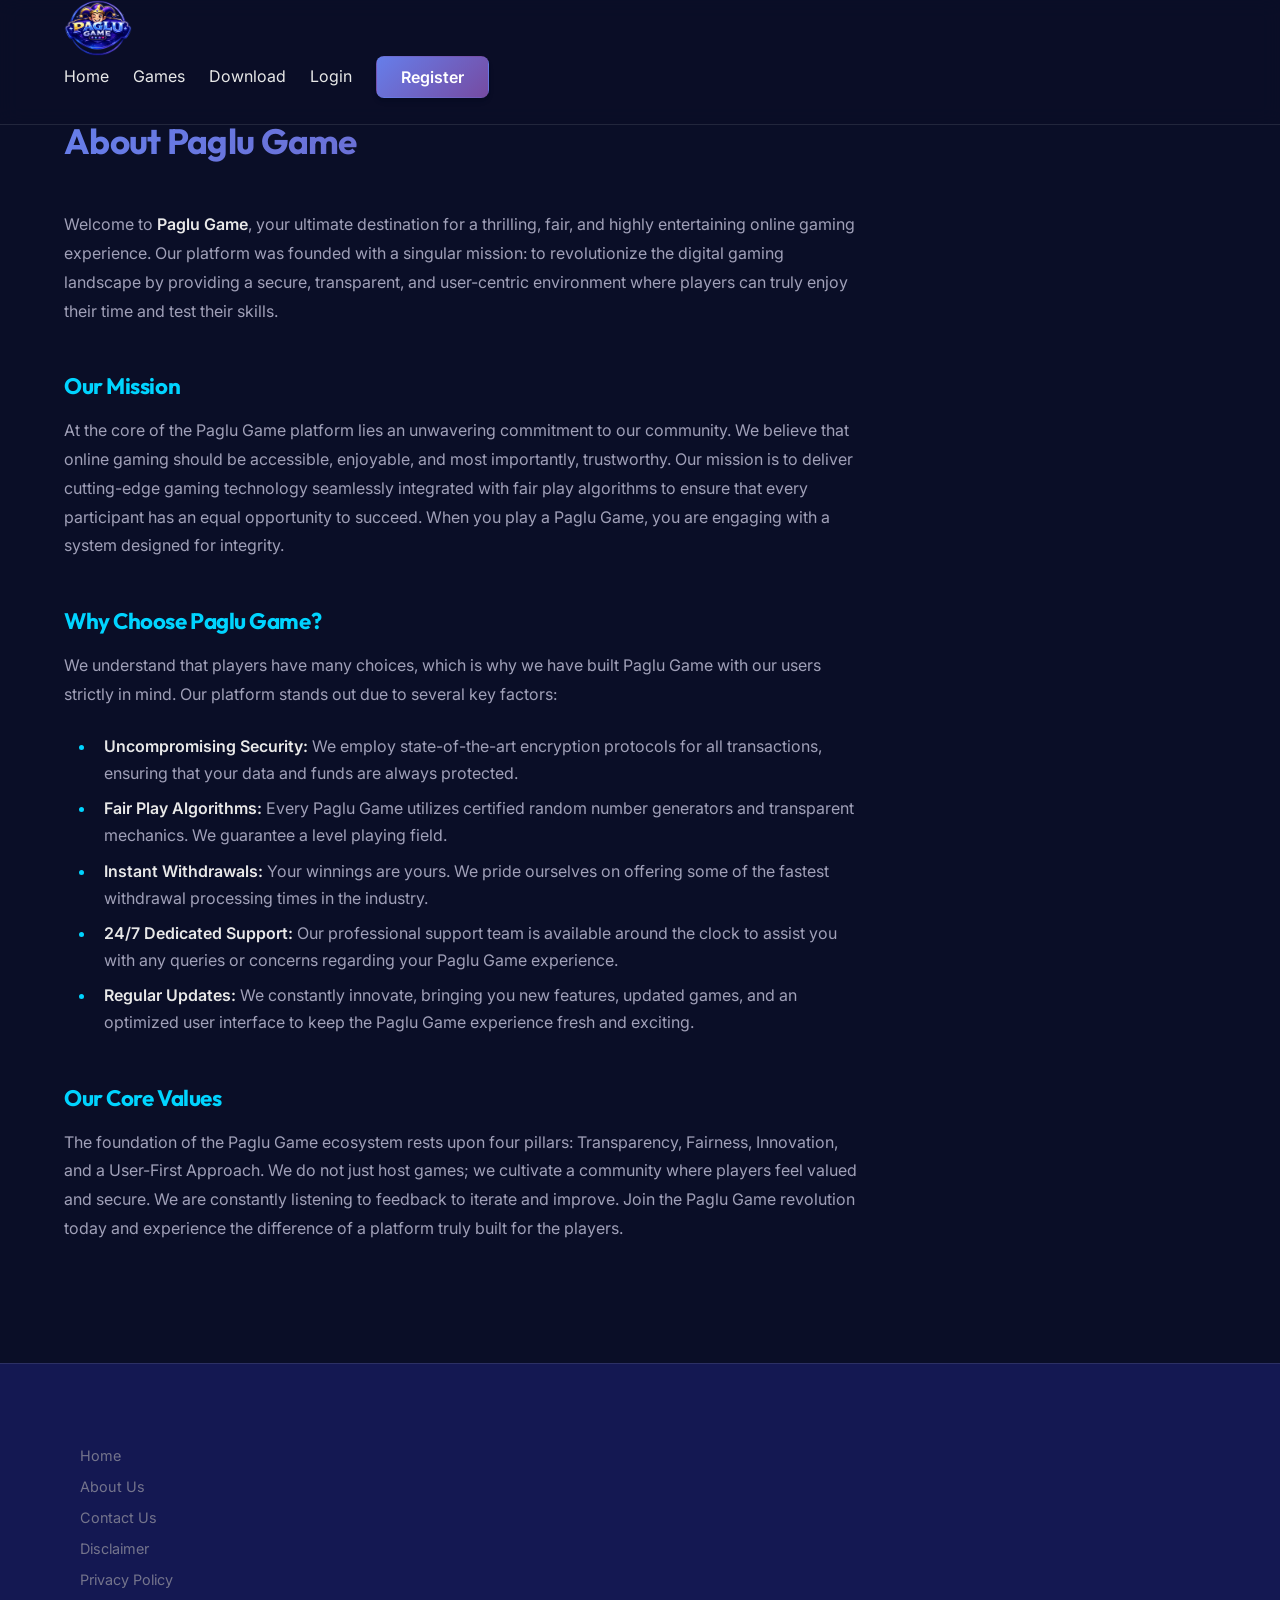
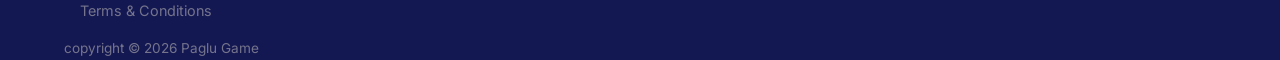
<file: about-us.html>
<!DOCTYPE html>
<html lang="en">
<head>
    <meta charset="UTF-8">
    <link rel="shortcut icon" href="favicon.ico" type="image/x-icon">
    <link rel="icon" href="favicon.png" type="image/png">
    <meta name="viewport" content="width=device-width, initial-scale=1.0">
    <title>About Us – Paglu Game | Your Trusted Online Gaming Platform</title>
    <meta name="description" content="Learn about Paglu Game, our mission, values, and commitment to providing a fair, transparent, and entertaining online gaming experience for all players.">
    <meta name="robots" content="index, follow">
    <link rel="canonical" href="https://paglugame.bear-land.net/about-us.html">
    <meta property="og:title" content="About Us – Paglu Game | Your Trusted Online Gaming Platform">
    <meta property="og:description" content="Learn about Paglu Game, our mission, values, and commitment to providing a fair, transparent, and entertaining online gaming experience for all players.">
    <meta property="og:url" content="https://paglugame.bear-land.net/about-us.html">
    <meta property="og:type" content="website">
    <meta property="og:site_name" content="Paglu Game">
    <link href="https://fonts.googleapis.com/css2?family=Inter:wght@400;500;600&family=Outfit:wght@600;700;800&display=swap" rel="stylesheet">
    <link rel="stylesheet" href="style.css">
    <script type="application/ld+json">
    {
      "@context": "https://schema.org",
      "@type": "BreadcrumbList",
      "itemListElement": [{
        "@type": "ListItem",
        "position": 1,
        "name": "Home",
        "item": "https://paglugame.bear-land.net/index.html"
      },{
        "@type": "ListItem",
        "position": 2,
        "name": "About Us",
        "item": "https://paglugame.bear-land.net/about-us.html"
      }]
    }
    </script>
</head>
<body>
    <header class="header" id="header">
        <div class="container">
            <a href="index.html" class="logo">
                <img src="paglu-game-logo.png" alt="Paglu Game Logo" class="logo-img" height="48">
            </a>
            <nav class="nav">
                <ul class="nav-list">
                    <li><a href="index.html">Home</a></li>
                    <li><a href="index.html#games">Games</a></li>
                    <li><a href="index.html#download">Download</a></li>
                    <li><a href="index.html#login">Login</a></li>
                    <li><a href="index.html#register" class="btn btn-primary btn-sm">Register</a></li>
                </ul>
                <button class="hamburger" id="hamburger" aria-label="Menu">
                    <span></span>
                    <span></span>
                    <span></span>
                </button>
            </nav>
        </div>
    </header>

    <main class="main-content container page-section">
        <h1>About Paglu Game</h1>
        <section class="content-section">
            <p>Welcome to <strong>Paglu Game</strong>, your ultimate destination for a thrilling, fair, and highly entertaining online gaming experience. Our platform was founded with a singular mission: to revolutionize the digital gaming landscape by providing a secure, transparent, and user-centric environment where players can truly enjoy their time and test their skills.</p>
            
            <h2>Our Mission</h2>
            <p>At the core of the Paglu Game platform lies an unwavering commitment to our community. We believe that online gaming should be accessible, enjoyable, and most importantly, trustworthy. Our mission is to deliver cutting-edge gaming technology seamlessly integrated with fair play algorithms to ensure that every participant has an equal opportunity to succeed. When you play a Paglu Game, you are engaging with a system designed for integrity.</p>

            <h2>Why Choose Paglu Game?</h2>
            <p>We understand that players have many choices, which is why we have built Paglu Game with our users strictly in mind. Our platform stands out due to several key factors:</p>
            <ul>
                <li><strong>Uncompromising Security:</strong> We employ state-of-the-art encryption protocols for all transactions, ensuring that your data and funds are always protected.</li>
                <li><strong>Fair Play Algorithms:</strong> Every Paglu Game utilizes certified random number generators and transparent mechanics. We guarantee a level playing field.</li>
                <li><strong>Instant Withdrawals:</strong> Your winnings are yours. We pride ourselves on offering some of the fastest withdrawal processing times in the industry.</li>
                <li><strong>24/7 Dedicated Support:</strong> Our professional support team is available around the clock to assist you with any queries or concerns regarding your Paglu Game experience.</li>
                <li><strong>Regular Updates:</strong> We constantly innovate, bringing you new features, updated games, and an optimized user interface to keep the Paglu Game experience fresh and exciting.</li>
            </ul>

            <h2>Our Core Values</h2>
            <p>The foundation of the Paglu Game ecosystem rests upon four pillars: Transparency, Fairness, Innovation, and a User-First Approach. We do not just host games; we cultivate a community where players feel valued and secure. We are constantly listening to feedback to iterate and improve. Join the Paglu Game revolution today and experience the difference of a platform truly built for the players.</p>
        </section>
    </main>

    <footer class="footer">
        <div class="container">
            <div class="footer-links">
                <a href="index.html">Home</a>
                <a href="about-us.html">About Us</a>
                <a href="contact-us.html">Contact Us</a>
                <a href="disclaimer.html">Disclaimer</a>
                <a href="privacy-policy.html">Privacy Policy</a>
                <a href="terms-and-conditions.html">Terms & Conditions</a>
            </div>
            <p class="copyright">copyright © 2026 Paglu Game</p>
        </div>
    </footer>

    <script>
        const hamburger = document.getElementById('hamburger');
        const navList = document.querySelector('.nav-list');
        hamburger.addEventListener('click', () => {
            navList.classList.toggle('active');
            hamburger.classList.toggle('active');
        });
    </script>
</body>
</html>
</file>
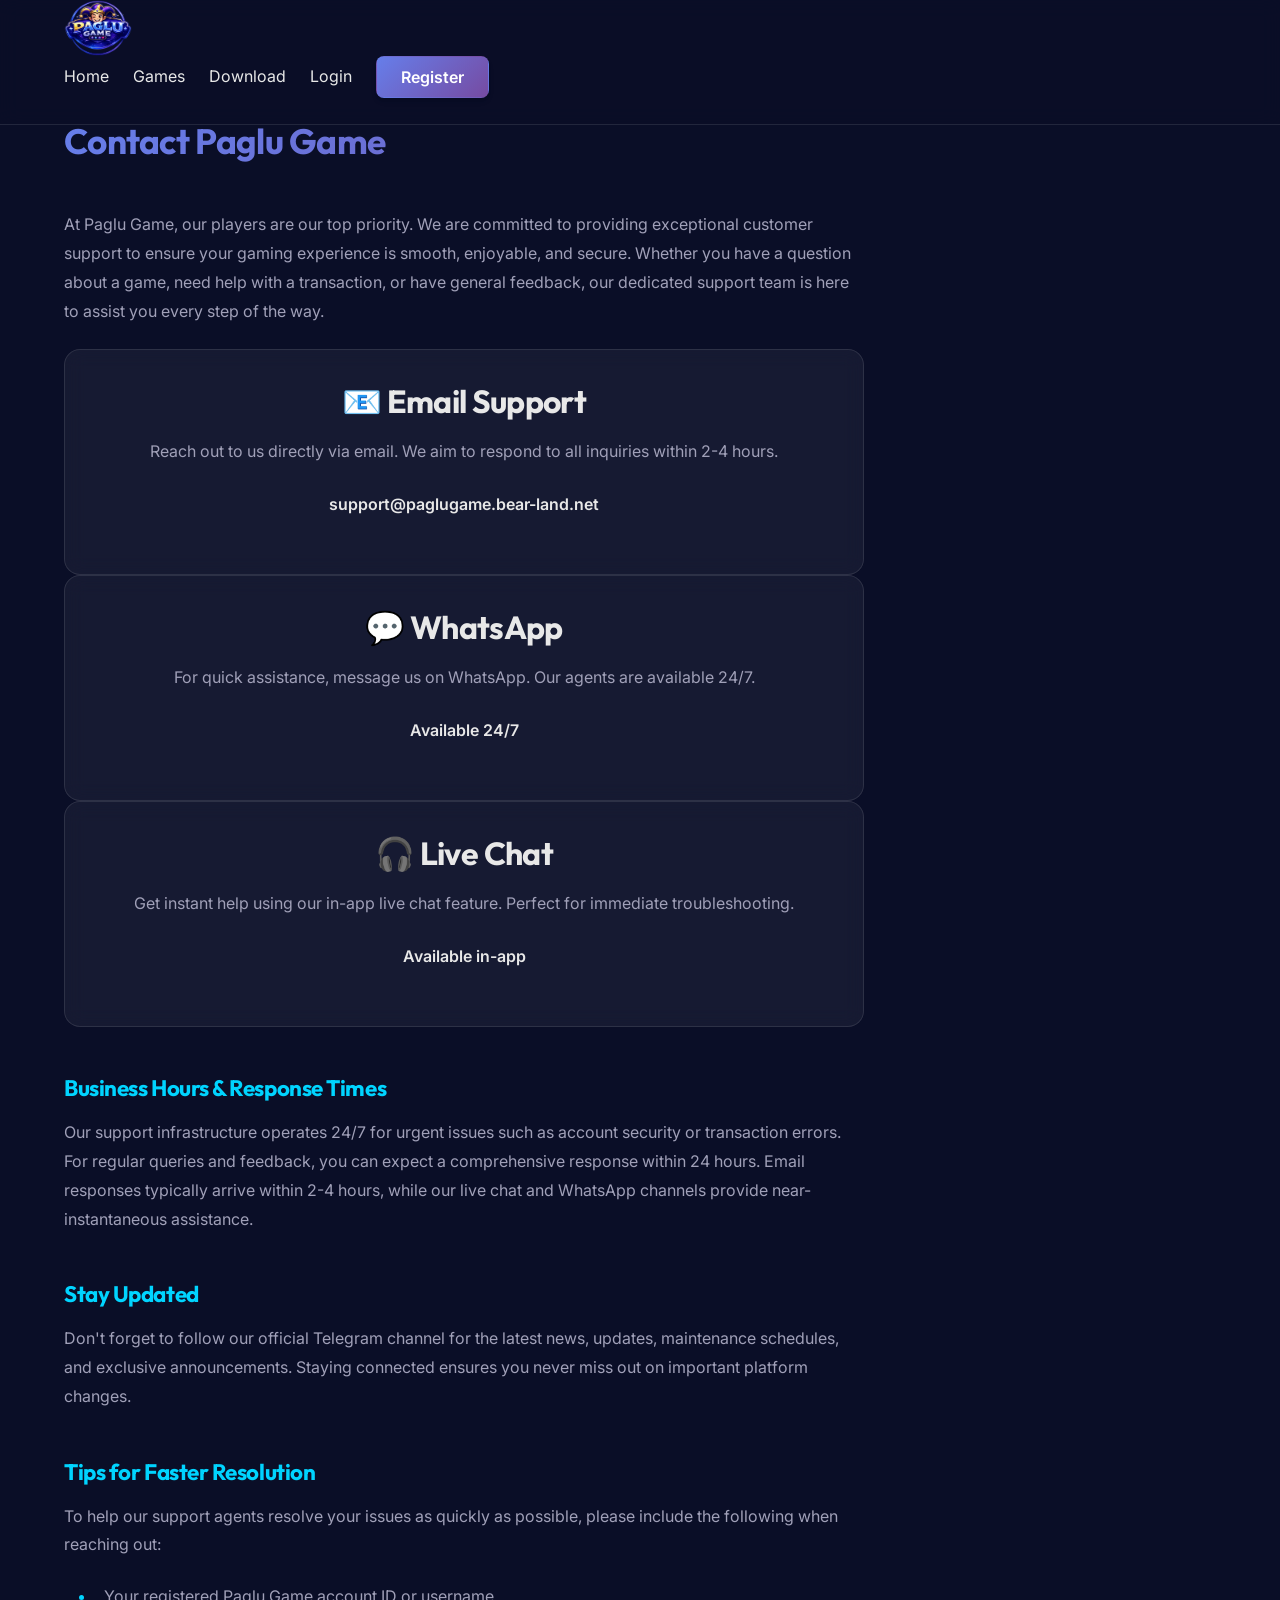
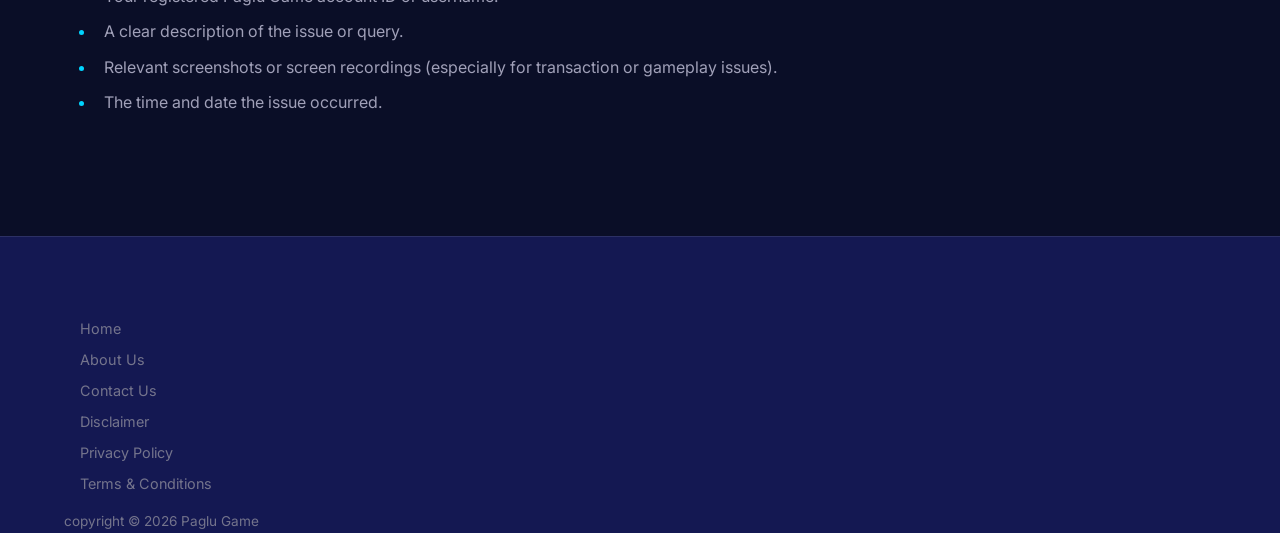
<file: contact-us.html>
<!DOCTYPE html>
<html lang="en">
<head>
    <meta charset="UTF-8">
    <link rel="shortcut icon" href="favicon.ico" type="image/x-icon">
    <link rel="icon" href="favicon.png" type="image/png">
    <meta name="viewport" content="width=device-width, initial-scale=1.0">
    <title>Contact Us – Paglu Game | Get in Touch With Our Support Team</title>
    <meta name="description" content="Contact the Paglu Game support team. We offer 24/7 assistance via email, live chat, and WhatsApp to resolve all your gaming queries promptly.">
    <meta name="robots" content="index, follow">
    <link rel="canonical" href="https://paglugame.bear-land.net/contact-us.html">
    <meta property="og:title" content="Contact Us – Paglu Game | Get in Touch With Our Support Team">
    <meta property="og:description" content="Contact the Paglu Game support team. We offer 24/7 assistance via email, live chat, and WhatsApp to resolve all your gaming queries promptly.">
    <meta property="og:url" content="https://paglugame.bear-land.net/contact-us.html">
    <meta property="og:type" content="website">
    <meta property="og:site_name" content="Paglu Game">
    <link href="https://fonts.googleapis.com/css2?family=Inter:wght@400;500;600&family=Outfit:wght@600;700;800&display=swap" rel="stylesheet">
    <link rel="stylesheet" href="style.css">
    <script type="application/ld+json">
    {
      "@context": "https://schema.org",
      "@type": "BreadcrumbList",
      "itemListElement": [{
        "@type": "ListItem",
        "position": 1,
        "name": "Home",
        "item": "https://paglugame.bear-land.net/index.html"
      },{
        "@type": "ListItem",
        "position": 2,
        "name": "Contact Us",
        "item": "https://paglugame.bear-land.net/contact-us.html"
      }]
    }
    </script>
</head>
<body>
    <header class="header" id="header">
        <div class="container">
            <a href="index.html" class="logo">
                <img src="paglu-game-logo.png" alt="Paglu Game Logo" class="logo-img" height="48">
            </a>
            <nav class="nav">
                <ul class="nav-list">
                    <li><a href="index.html">Home</a></li>
                    <li><a href="index.html#games">Games</a></li>
                    <li><a href="index.html#download">Download</a></li>
                    <li><a href="index.html#login">Login</a></li>
                    <li><a href="index.html#register" class="btn btn-primary btn-sm">Register</a></li>
                </ul>
                <button class="hamburger" id="hamburger" aria-label="Menu">
                    <span></span>
                    <span></span>
                    <span></span>
                </button>
            </nav>
        </div>
    </header>

    <main class="main-content container page-section">
        <h1>Contact Paglu Game</h1>
        <section class="content-section">
            <p>At Paglu Game, our players are our top priority. We are committed to providing exceptional customer support to ensure your gaming experience is smooth, enjoyable, and secure. Whether you have a question about a game, need help with a transaction, or have general feedback, our dedicated support team is here to assist you every step of the way.</p>
            
            <div class="contact-cards">
                <div class="contact-card">
                    <h3>📧 Email Support</h3>
                    <p>Reach out to us directly via email. We aim to respond to all inquiries within 2-4 hours.</p>
                    <p><strong>support@paglugame.bear-land.net</strong></p>
                </div>
                <div class="contact-card">
                    <h3>💬 WhatsApp</h3>
                    <p>For quick assistance, message us on WhatsApp. Our agents are available 24/7.</p>
                    <p><strong>Available 24/7</strong></p>
                </div>
                <div class="contact-card">
                    <h3>🎧 Live Chat</h3>
                    <p>Get instant help using our in-app live chat feature. Perfect for immediate troubleshooting.</p>
                    <p><strong>Available in-app</strong></p>
                </div>
            </div>

            <h2>Business Hours & Response Times</h2>
            <p>Our support infrastructure operates 24/7 for urgent issues such as account security or transaction errors. For regular queries and feedback, you can expect a comprehensive response within 24 hours. Email responses typically arrive within 2-4 hours, while our live chat and WhatsApp channels provide near-instantaneous assistance.</p>
            
            <h2>Stay Updated</h2>
            <p>Don't forget to follow our official Telegram channel for the latest news, updates, maintenance schedules, and exclusive announcements. Staying connected ensures you never miss out on important platform changes.</p>

            <h2>Tips for Faster Resolution</h2>
            <p>To help our support agents resolve your issues as quickly as possible, please include the following when reaching out:</p>
            <ul>
                <li>Your registered Paglu Game account ID or username.</li>
                <li>A clear description of the issue or query.</li>
                <li>Relevant screenshots or screen recordings (especially for transaction or gameplay issues).</li>
                <li>The time and date the issue occurred.</li>
            </ul>
        </section>
    </main>

    <footer class="footer">
        <div class="container">
            <div class="footer-links">
                <a href="index.html">Home</a>
                <a href="about-us.html">About Us</a>
                <a href="contact-us.html">Contact Us</a>
                <a href="disclaimer.html">Disclaimer</a>
                <a href="privacy-policy.html">Privacy Policy</a>
                <a href="terms-and-conditions.html">Terms & Conditions</a>
            </div>
            <p class="copyright">copyright © 2026 Paglu Game</p>
        </div>
    </footer>

    <script>
        const hamburger = document.getElementById('hamburger');
        const navList = document.querySelector('.nav-list');
        hamburger.addEventListener('click', () => {
            navList.classList.toggle('active');
            hamburger.classList.toggle('active');
        });
    </script>
</body>
</html>
</file>
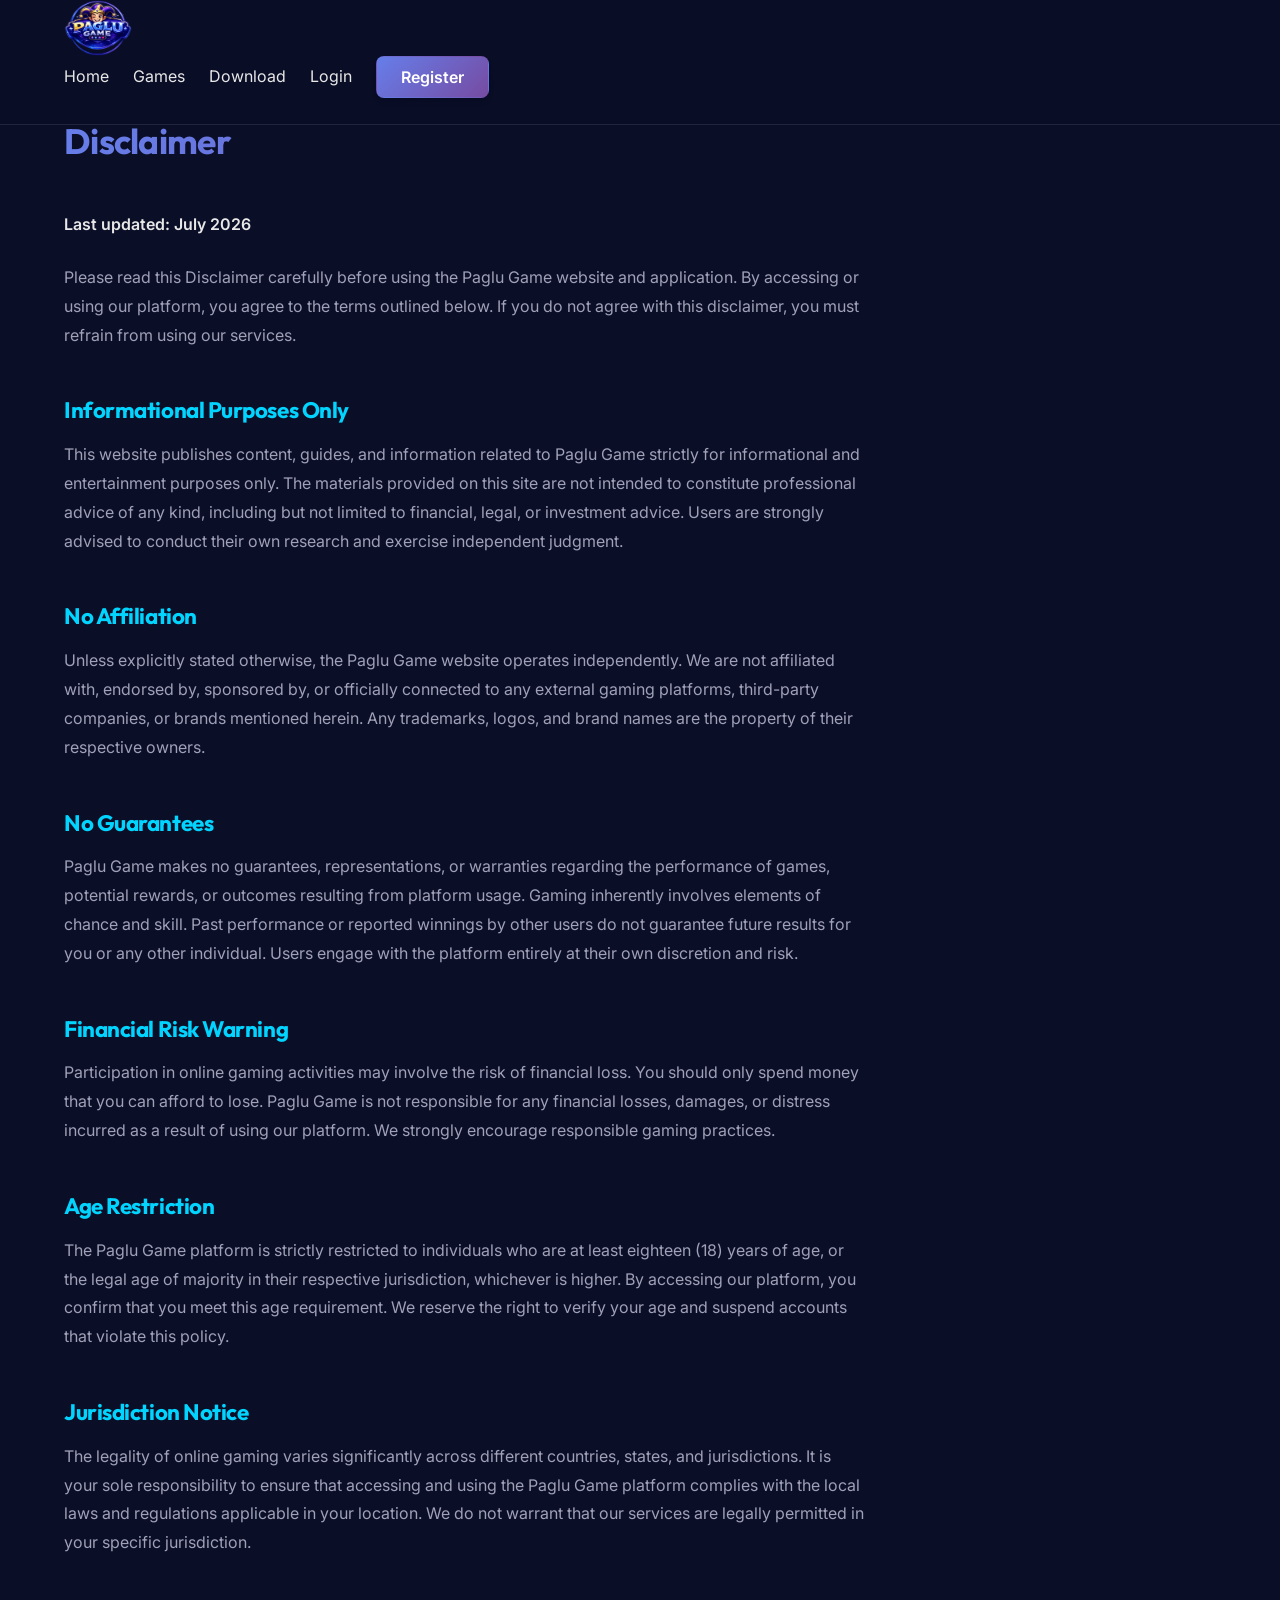
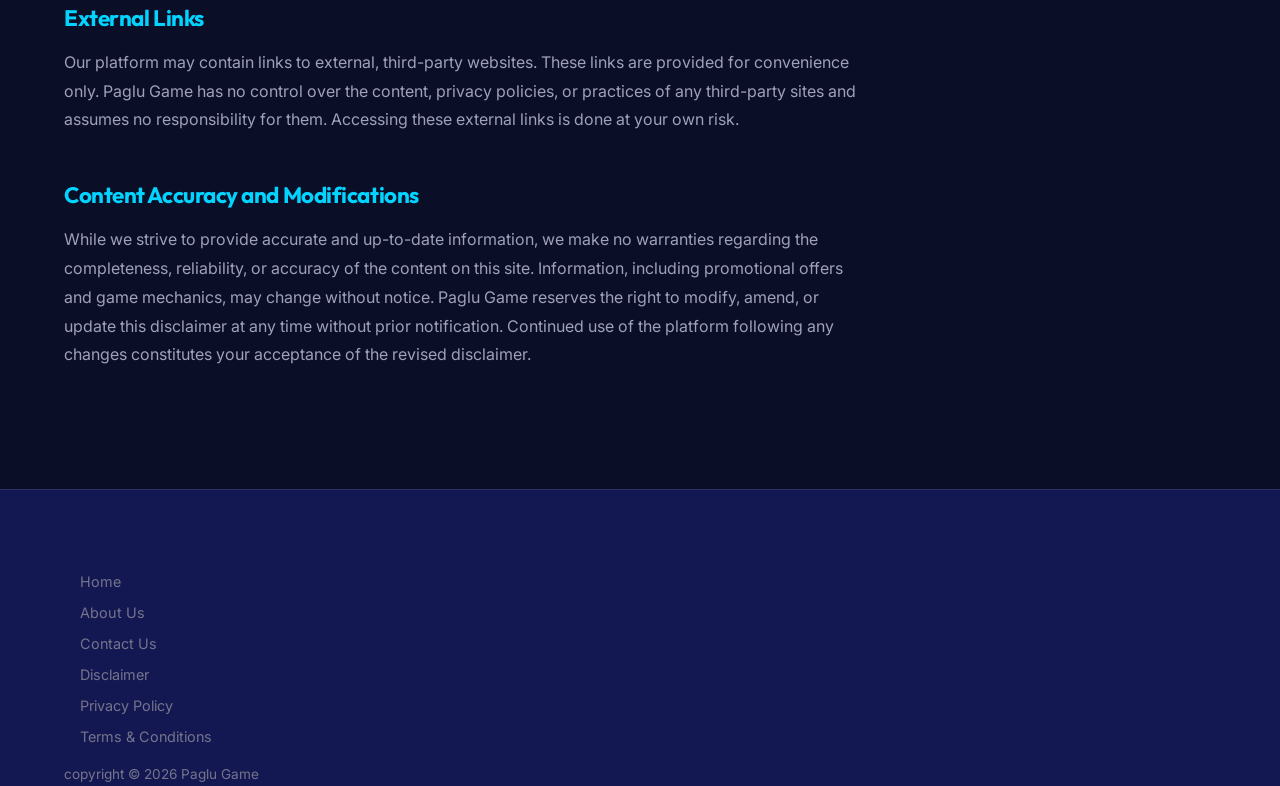
<file: disclaimer.html>
<!DOCTYPE html>
<html lang="en">
<head>
    <meta charset="UTF-8">
    <link rel="shortcut icon" href="favicon.ico" type="image/x-icon">
    <link rel="icon" href="favicon.png" type="image/png">
    <meta name="viewport" content="width=device-width, initial-scale=1.0">
    <title>Disclaimer – Paglu Game</title>
    <meta name="description" content="Read the official disclaimer for Paglu Game. Information regarding financial risks, jurisdiction, content accuracy, and user responsibilities.">
    <meta name="robots" content="index, follow">
    <link rel="canonical" href="https://paglugame.bear-land.net/disclaimer.html">
    <meta property="og:title" content="Disclaimer – Paglu Game">
    <meta property="og:description" content="Read the official disclaimer for Paglu Game. Information regarding financial risks, jurisdiction, content accuracy, and user responsibilities.">
    <meta property="og:url" content="https://paglugame.bear-land.net/disclaimer.html">
    <meta property="og:type" content="website">
    <meta property="og:site_name" content="Paglu Game">
    <link href="https://fonts.googleapis.com/css2?family=Inter:wght@400;500;600&family=Outfit:wght@600;700;800&display=swap" rel="stylesheet">
    <link rel="stylesheet" href="style.css">
    <script type="application/ld+json">
    {
      "@context": "https://schema.org",
      "@type": "BreadcrumbList",
      "itemListElement": [{
        "@type": "ListItem",
        "position": 1,
        "name": "Home",
        "item": "https://paglugame.bear-land.net/index.html"
      },{
        "@type": "ListItem",
        "position": 2,
        "name": "Disclaimer",
        "item": "https://paglugame.bear-land.net/disclaimer.html"
      }]
    }
    </script>
</head>
<body>
    <header class="header" id="header">
        <div class="container">
            <a href="index.html" class="logo">
                <img src="paglu-game-logo.png" alt="Paglu Game Logo" class="logo-img" height="48">
            </a>
            <nav class="nav">
                <ul class="nav-list">
                    <li><a href="index.html">Home</a></li>
                    <li><a href="index.html#games">Games</a></li>
                    <li><a href="index.html#download">Download</a></li>
                    <li><a href="index.html#login">Login</a></li>
                    <li><a href="index.html#register" class="btn btn-primary btn-sm">Register</a></li>
                </ul>
                <button class="hamburger" id="hamburger" aria-label="Menu">
                    <span></span>
                    <span></span>
                    <span></span>
                </button>
            </nav>
        </div>
    </header>

    <main class="main-content container page-section">
        <h1>Disclaimer</h1>
        <section class="content-section">
            <p><strong>Last updated: July 2026</strong></p>

            <p>Please read this Disclaimer carefully before using the Paglu Game website and application. By accessing or using our platform, you agree to the terms outlined below. If you do not agree with this disclaimer, you must refrain from using our services.</p>

            <h2>Informational Purposes Only</h2>
            <p>This website publishes content, guides, and information related to Paglu Game strictly for informational and entertainment purposes only. The materials provided on this site are not intended to constitute professional advice of any kind, including but not limited to financial, legal, or investment advice. Users are strongly advised to conduct their own research and exercise independent judgment.</p>

            <h2>No Affiliation</h2>
            <p>Unless explicitly stated otherwise, the Paglu Game website operates independently. We are not affiliated with, endorsed by, sponsored by, or officially connected to any external gaming platforms, third-party companies, or brands mentioned herein. Any trademarks, logos, and brand names are the property of their respective owners.</p>

            <h2>No Guarantees</h2>
            <p>Paglu Game makes no guarantees, representations, or warranties regarding the performance of games, potential rewards, or outcomes resulting from platform usage. Gaming inherently involves elements of chance and skill. Past performance or reported winnings by other users do not guarantee future results for you or any other individual. Users engage with the platform entirely at their own discretion and risk.</p>

            <h2>Financial Risk Warning</h2>
            <p>Participation in online gaming activities may involve the risk of financial loss. You should only spend money that you can afford to lose. Paglu Game is not responsible for any financial losses, damages, or distress incurred as a result of using our platform. We strongly encourage responsible gaming practices.</p>

            <h2>Age Restriction</h2>
            <p>The Paglu Game platform is strictly restricted to individuals who are at least eighteen (18) years of age, or the legal age of majority in their respective jurisdiction, whichever is higher. By accessing our platform, you confirm that you meet this age requirement. We reserve the right to verify your age and suspend accounts that violate this policy.</p>

            <h2>Jurisdiction Notice</h2>
            <p>The legality of online gaming varies significantly across different countries, states, and jurisdictions. It is your sole responsibility to ensure that accessing and using the Paglu Game platform complies with the local laws and regulations applicable in your location. We do not warrant that our services are legally permitted in your specific jurisdiction.</p>

            <h2>External Links</h2>
            <p>Our platform may contain links to external, third-party websites. These links are provided for convenience only. Paglu Game has no control over the content, privacy policies, or practices of any third-party sites and assumes no responsibility for them. Accessing these external links is done at your own risk.</p>

            <h2>Content Accuracy and Modifications</h2>
            <p>While we strive to provide accurate and up-to-date information, we make no warranties regarding the completeness, reliability, or accuracy of the content on this site. Information, including promotional offers and game mechanics, may change without notice. Paglu Game reserves the right to modify, amend, or update this disclaimer at any time without prior notification. Continued use of the platform following any changes constitutes your acceptance of the revised disclaimer.</p>
        </section>
    </main>

    <footer class="footer">
        <div class="container">
            <div class="footer-links">
                <a href="index.html">Home</a>
                <a href="about-us.html">About Us</a>
                <a href="contact-us.html">Contact Us</a>
                <a href="disclaimer.html">Disclaimer</a>
                <a href="privacy-policy.html">Privacy Policy</a>
                <a href="terms-and-conditions.html">Terms & Conditions</a>
            </div>
            <p class="copyright">copyright © 2026 Paglu Game</p>
        </div>
    </footer>

    <script>
        const hamburger = document.getElementById('hamburger');
        const navList = document.querySelector('.nav-list');
        hamburger.addEventListener('click', () => {
            navList.classList.toggle('active');
            hamburger.classList.toggle('active');
        });
    </script>
</body>
</html>
</file>
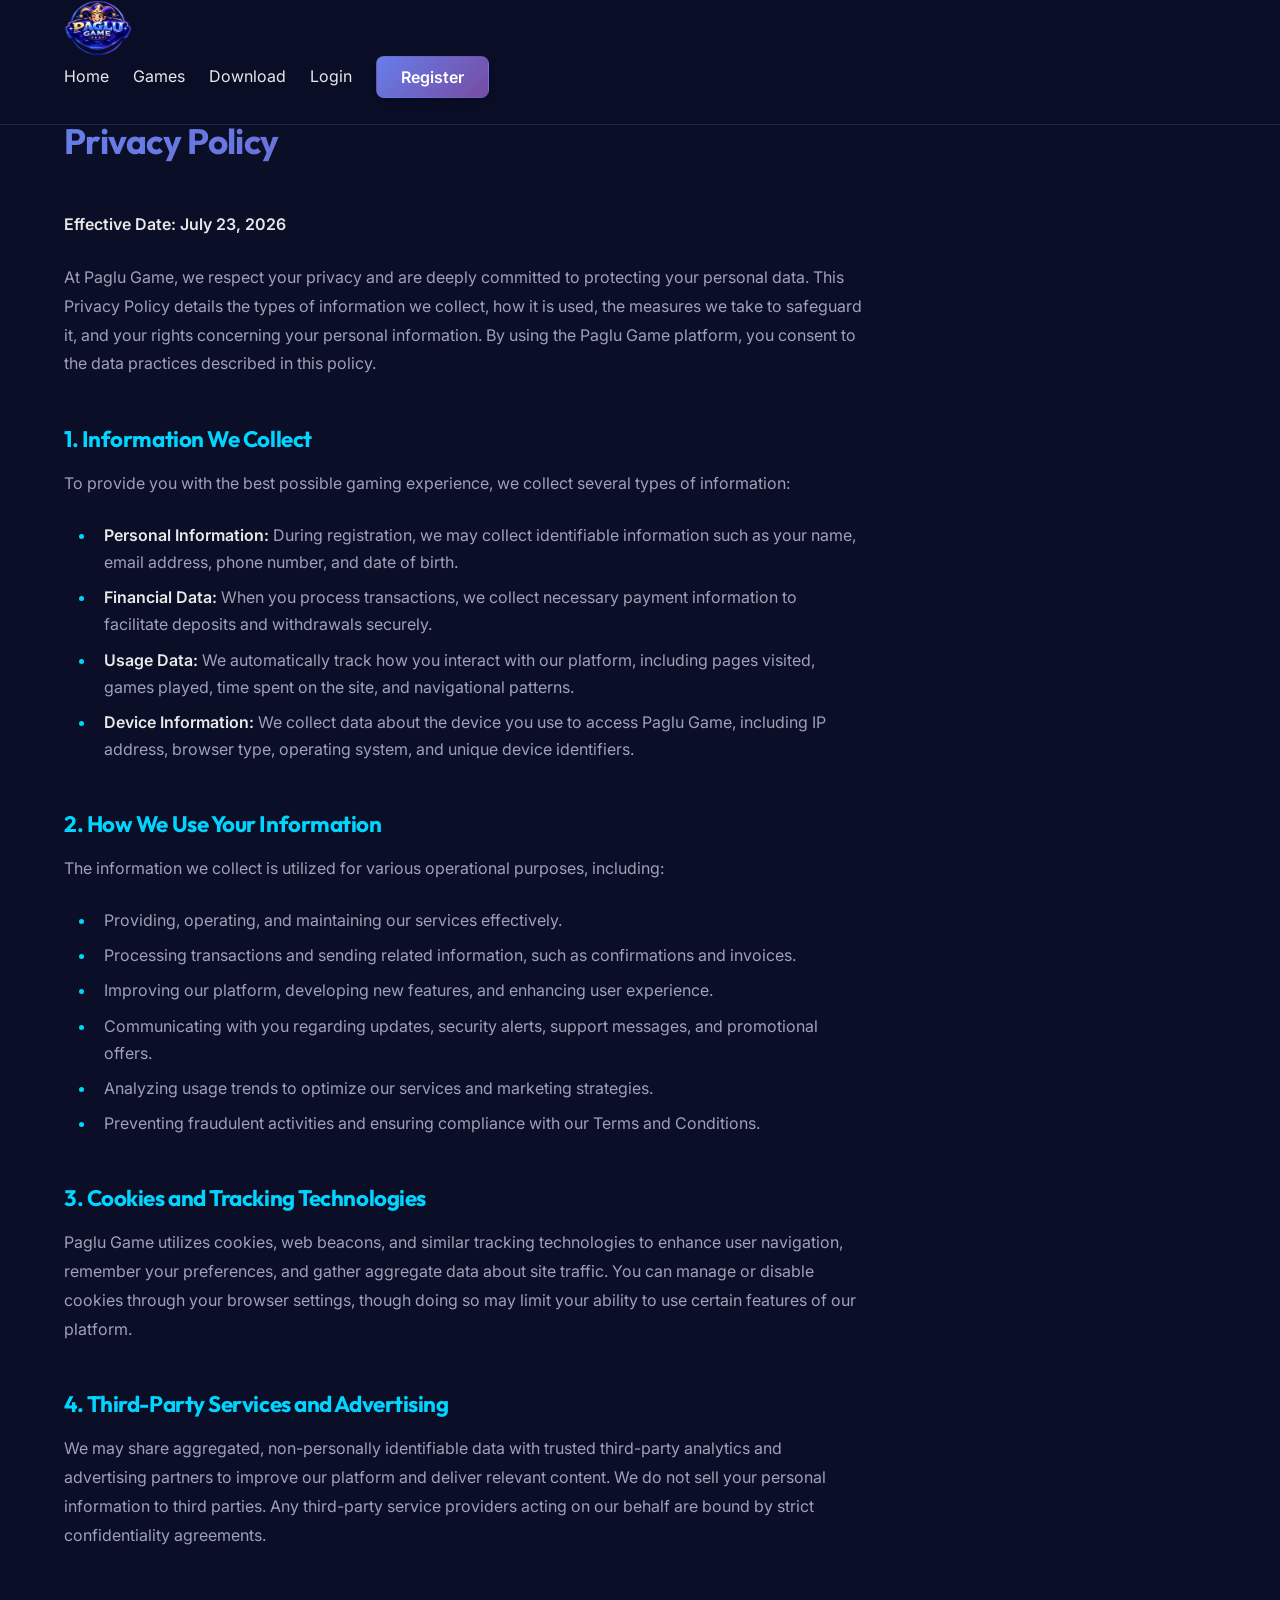
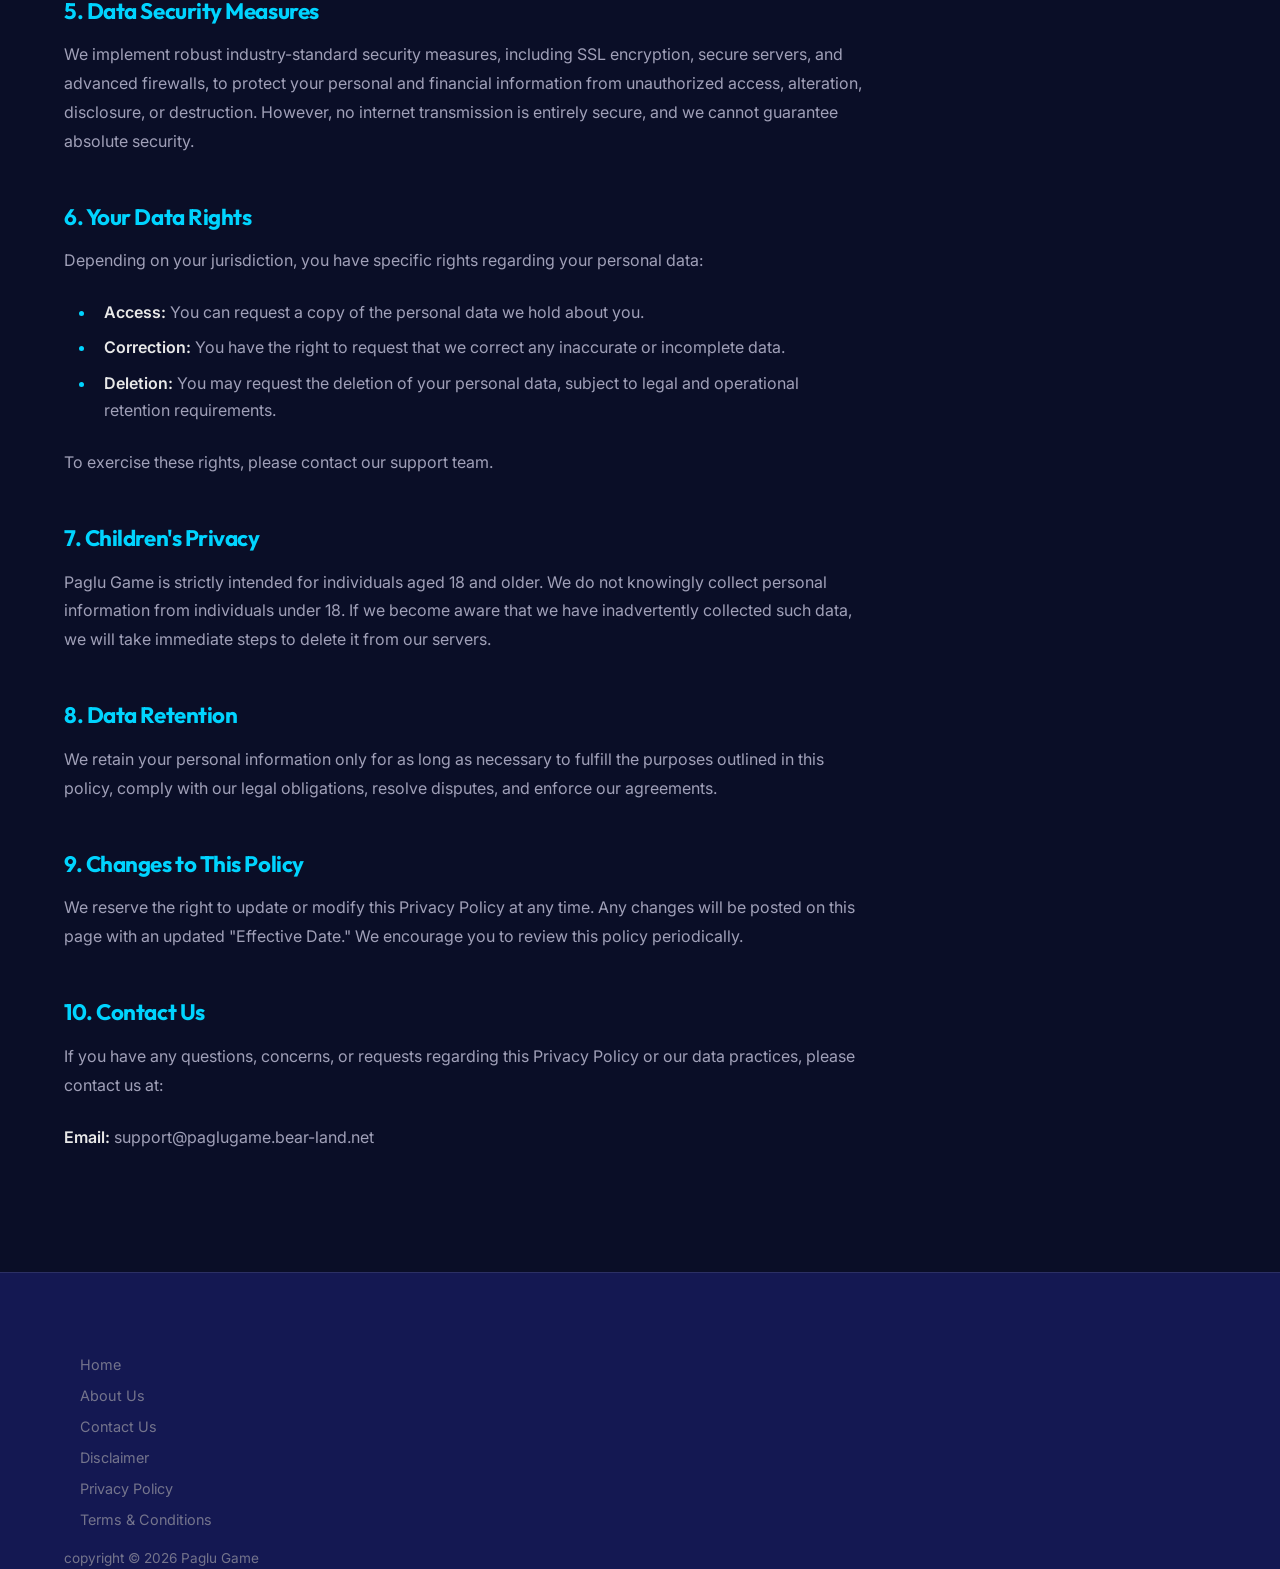
<file: privacy-policy.html>
<!DOCTYPE html>
<html lang="en">
<head>
    <meta charset="UTF-8">
    <link rel="shortcut icon" href="favicon.ico" type="image/x-icon">
    <link rel="icon" href="favicon.png" type="image/png">
    <meta name="viewport" content="width=device-width, initial-scale=1.0">
    <title>Privacy Policy – Paglu Game</title>
    <meta name="description" content="Review the Paglu Game Privacy Policy to understand how we collect, use, and protect your personal information while using our platform.">
    <meta name="robots" content="index, follow">
    <link rel="canonical" href="https://paglugame.bear-land.net/privacy-policy.html">
    <meta property="og:title" content="Privacy Policy – Paglu Game">
    <meta property="og:description" content="Review the Paglu Game Privacy Policy to understand how we collect, use, and protect your personal information while using our platform.">
    <meta property="og:url" content="https://paglugame.bear-land.net/privacy-policy.html">
    <meta property="og:type" content="website">
    <meta property="og:site_name" content="Paglu Game">
    <link href="https://fonts.googleapis.com/css2?family=Inter:wght@400;500;600&family=Outfit:wght@600;700;800&display=swap" rel="stylesheet">
    <link rel="stylesheet" href="style.css">
    <script type="application/ld+json">
    {
      "@context": "https://schema.org",
      "@type": "BreadcrumbList",
      "itemListElement": [{
        "@type": "ListItem",
        "position": 1,
        "name": "Home",
        "item": "https://paglugame.bear-land.net/index.html"
      },{
        "@type": "ListItem",
        "position": 2,
        "name": "Privacy Policy",
        "item": "https://paglugame.bear-land.net/privacy-policy.html"
      }]
    }
    </script>
</head>
<body>
    <header class="header" id="header">
        <div class="container">
            <a href="index.html" class="logo">
                <img src="paglu-game-logo.png" alt="Paglu Game Logo" class="logo-img" height="48">
            </a>
            <nav class="nav">
                <ul class="nav-list">
                    <li><a href="index.html">Home</a></li>
                    <li><a href="index.html#games">Games</a></li>
                    <li><a href="index.html#download">Download</a></li>
                    <li><a href="index.html#login">Login</a></li>
                    <li><a href="index.html#register" class="btn btn-primary btn-sm">Register</a></li>
                </ul>
                <button class="hamburger" id="hamburger" aria-label="Menu">
                    <span></span>
                    <span></span>
                    <span></span>
                </button>
            </nav>
        </div>
    </header>

    <main class="main-content container page-section">
        <h1>Privacy Policy</h1>
        <section class="content-section">
            <p><strong>Effective Date: July 23, 2026</strong></p>

            <p>At Paglu Game, we respect your privacy and are deeply committed to protecting your personal data. This Privacy Policy details the types of information we collect, how it is used, the measures we take to safeguard it, and your rights concerning your personal information. By using the Paglu Game platform, you consent to the data practices described in this policy.</p>

            <h2>1. Information We Collect</h2>
            <p>To provide you with the best possible gaming experience, we collect several types of information:</p>
            <ul>
                <li><strong>Personal Information:</strong> During registration, we may collect identifiable information such as your name, email address, phone number, and date of birth.</li>
                <li><strong>Financial Data:</strong> When you process transactions, we collect necessary payment information to facilitate deposits and withdrawals securely.</li>
                <li><strong>Usage Data:</strong> We automatically track how you interact with our platform, including pages visited, games played, time spent on the site, and navigational patterns.</li>
                <li><strong>Device Information:</strong> We collect data about the device you use to access Paglu Game, including IP address, browser type, operating system, and unique device identifiers.</li>
            </ul>

            <h2>2. How We Use Your Information</h2>
            <p>The information we collect is utilized for various operational purposes, including:</p>
            <ul>
                <li>Providing, operating, and maintaining our services effectively.</li>
                <li>Processing transactions and sending related information, such as confirmations and invoices.</li>
                <li>Improving our platform, developing new features, and enhancing user experience.</li>
                <li>Communicating with you regarding updates, security alerts, support messages, and promotional offers.</li>
                <li>Analyzing usage trends to optimize our services and marketing strategies.</li>
                <li>Preventing fraudulent activities and ensuring compliance with our Terms and Conditions.</li>
            </ul>

            <h2>3. Cookies and Tracking Technologies</h2>
            <p>Paglu Game utilizes cookies, web beacons, and similar tracking technologies to enhance user navigation, remember your preferences, and gather aggregate data about site traffic. You can manage or disable cookies through your browser settings, though doing so may limit your ability to use certain features of our platform.</p>

            <h2>4. Third-Party Services and Advertising</h2>
            <p>We may share aggregated, non-personally identifiable data with trusted third-party analytics and advertising partners to improve our platform and deliver relevant content. We do not sell your personal information to third parties. Any third-party service providers acting on our behalf are bound by strict confidentiality agreements.</p>

            <h2>5. Data Security Measures</h2>
            <p>We implement robust industry-standard security measures, including SSL encryption, secure servers, and advanced firewalls, to protect your personal and financial information from unauthorized access, alteration, disclosure, or destruction. However, no internet transmission is entirely secure, and we cannot guarantee absolute security.</p>

            <h2>6. Your Data Rights</h2>
            <p>Depending on your jurisdiction, you have specific rights regarding your personal data:</p>
            <ul>
                <li><strong>Access:</strong> You can request a copy of the personal data we hold about you.</li>
                <li><strong>Correction:</strong> You have the right to request that we correct any inaccurate or incomplete data.</li>
                <li><strong>Deletion:</strong> You may request the deletion of your personal data, subject to legal and operational retention requirements.</li>
            </ul>
            <p>To exercise these rights, please contact our support team.</p>

            <h2>7. Children's Privacy</h2>
            <p>Paglu Game is strictly intended for individuals aged 18 and older. We do not knowingly collect personal information from individuals under 18. If we become aware that we have inadvertently collected such data, we will take immediate steps to delete it from our servers.</p>

            <h2>8. Data Retention</h2>
            <p>We retain your personal information only for as long as necessary to fulfill the purposes outlined in this policy, comply with our legal obligations, resolve disputes, and enforce our agreements.</p>

            <h2>9. Changes to This Policy</h2>
            <p>We reserve the right to update or modify this Privacy Policy at any time. Any changes will be posted on this page with an updated "Effective Date." We encourage you to review this policy periodically.</p>

            <h2>10. Contact Us</h2>
            <p>If you have any questions, concerns, or requests regarding this Privacy Policy or our data practices, please contact us at:</p>
            <p><strong>Email:</strong> support@paglugame.bear-land.net</p>
        </section>
    </main>

    <footer class="footer">
        <div class="container">
            <div class="footer-links">
                <a href="index.html">Home</a>
                <a href="about-us.html">About Us</a>
                <a href="contact-us.html">Contact Us</a>
                <a href="disclaimer.html">Disclaimer</a>
                <a href="privacy-policy.html">Privacy Policy</a>
                <a href="terms-and-conditions.html">Terms & Conditions</a>
            </div>
            <p class="copyright">copyright © 2026 Paglu Game</p>
        </div>
    </footer>

    <script>
        const hamburger = document.getElementById('hamburger');
        const navList = document.querySelector('.nav-list');
        hamburger.addEventListener('click', () => {
            navList.classList.toggle('active');
            hamburger.classList.toggle('active');
        });
    </script>
</body>
</html>
</file>
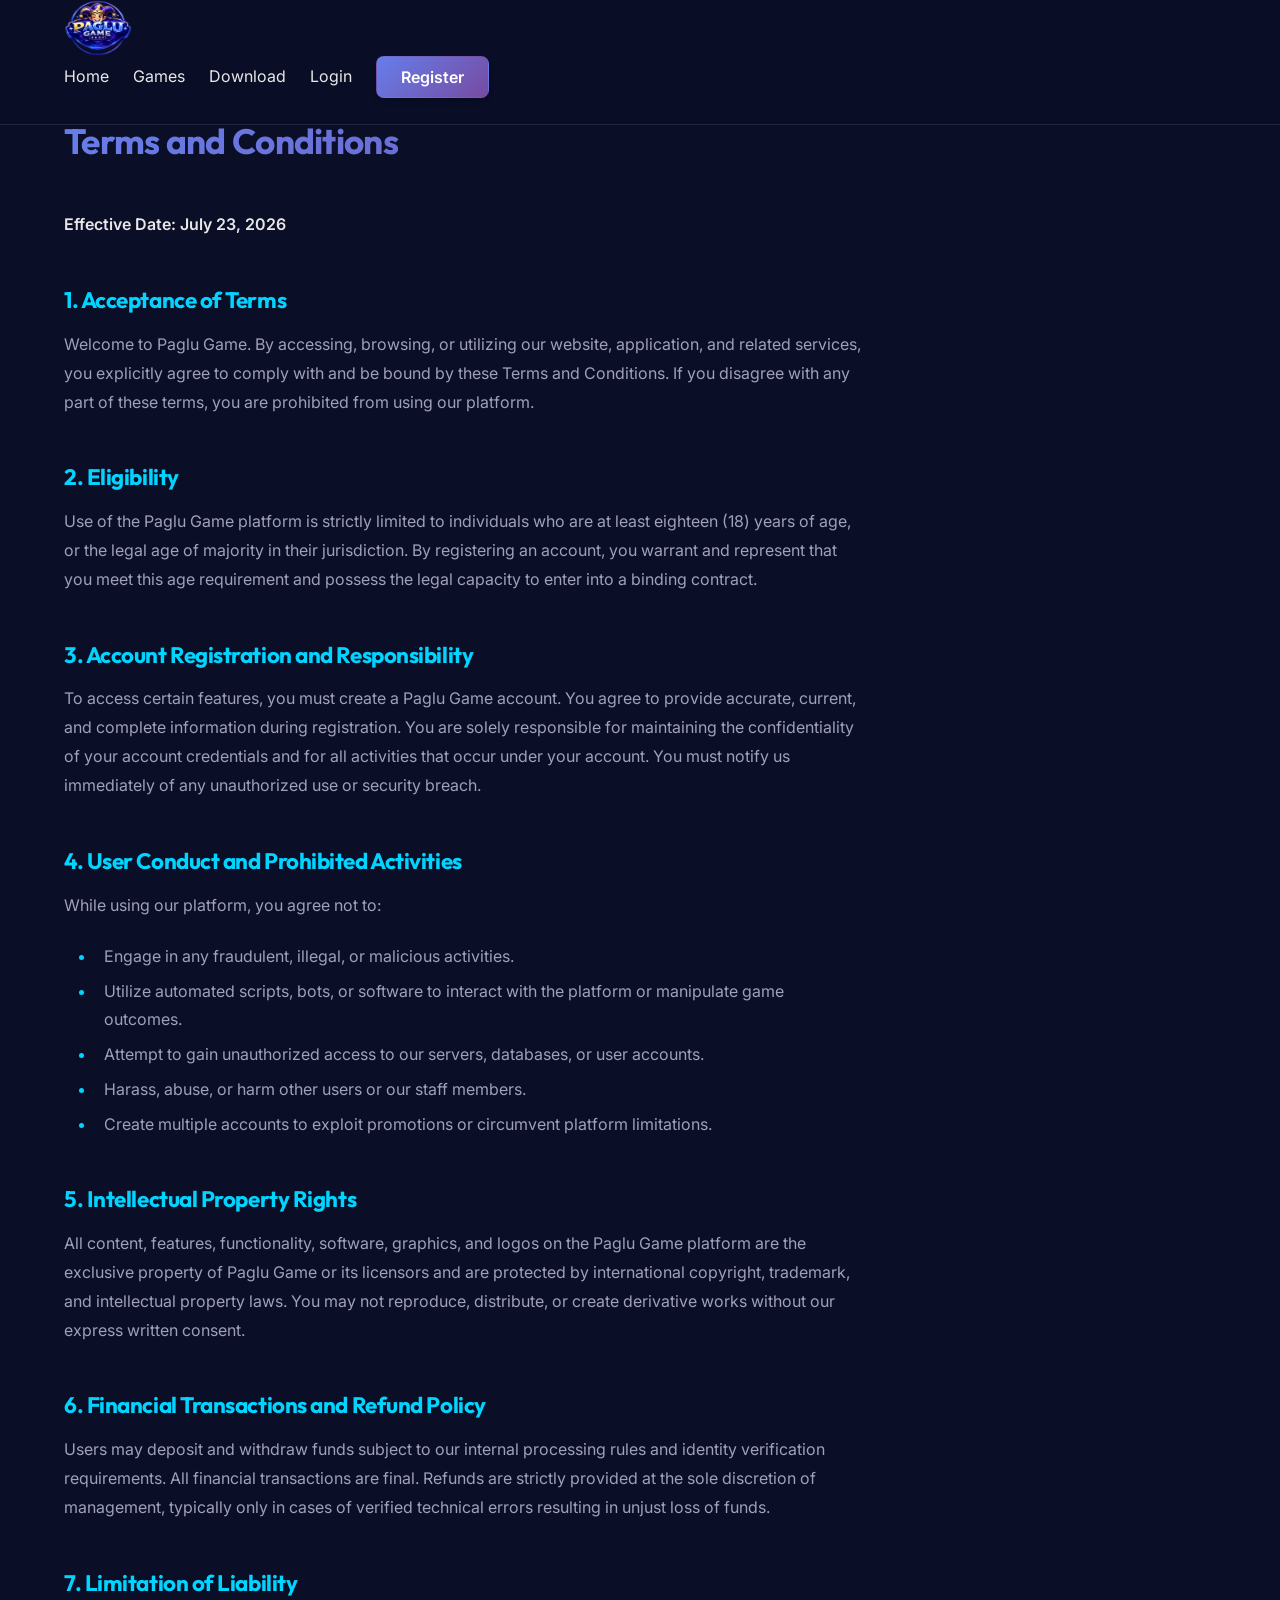
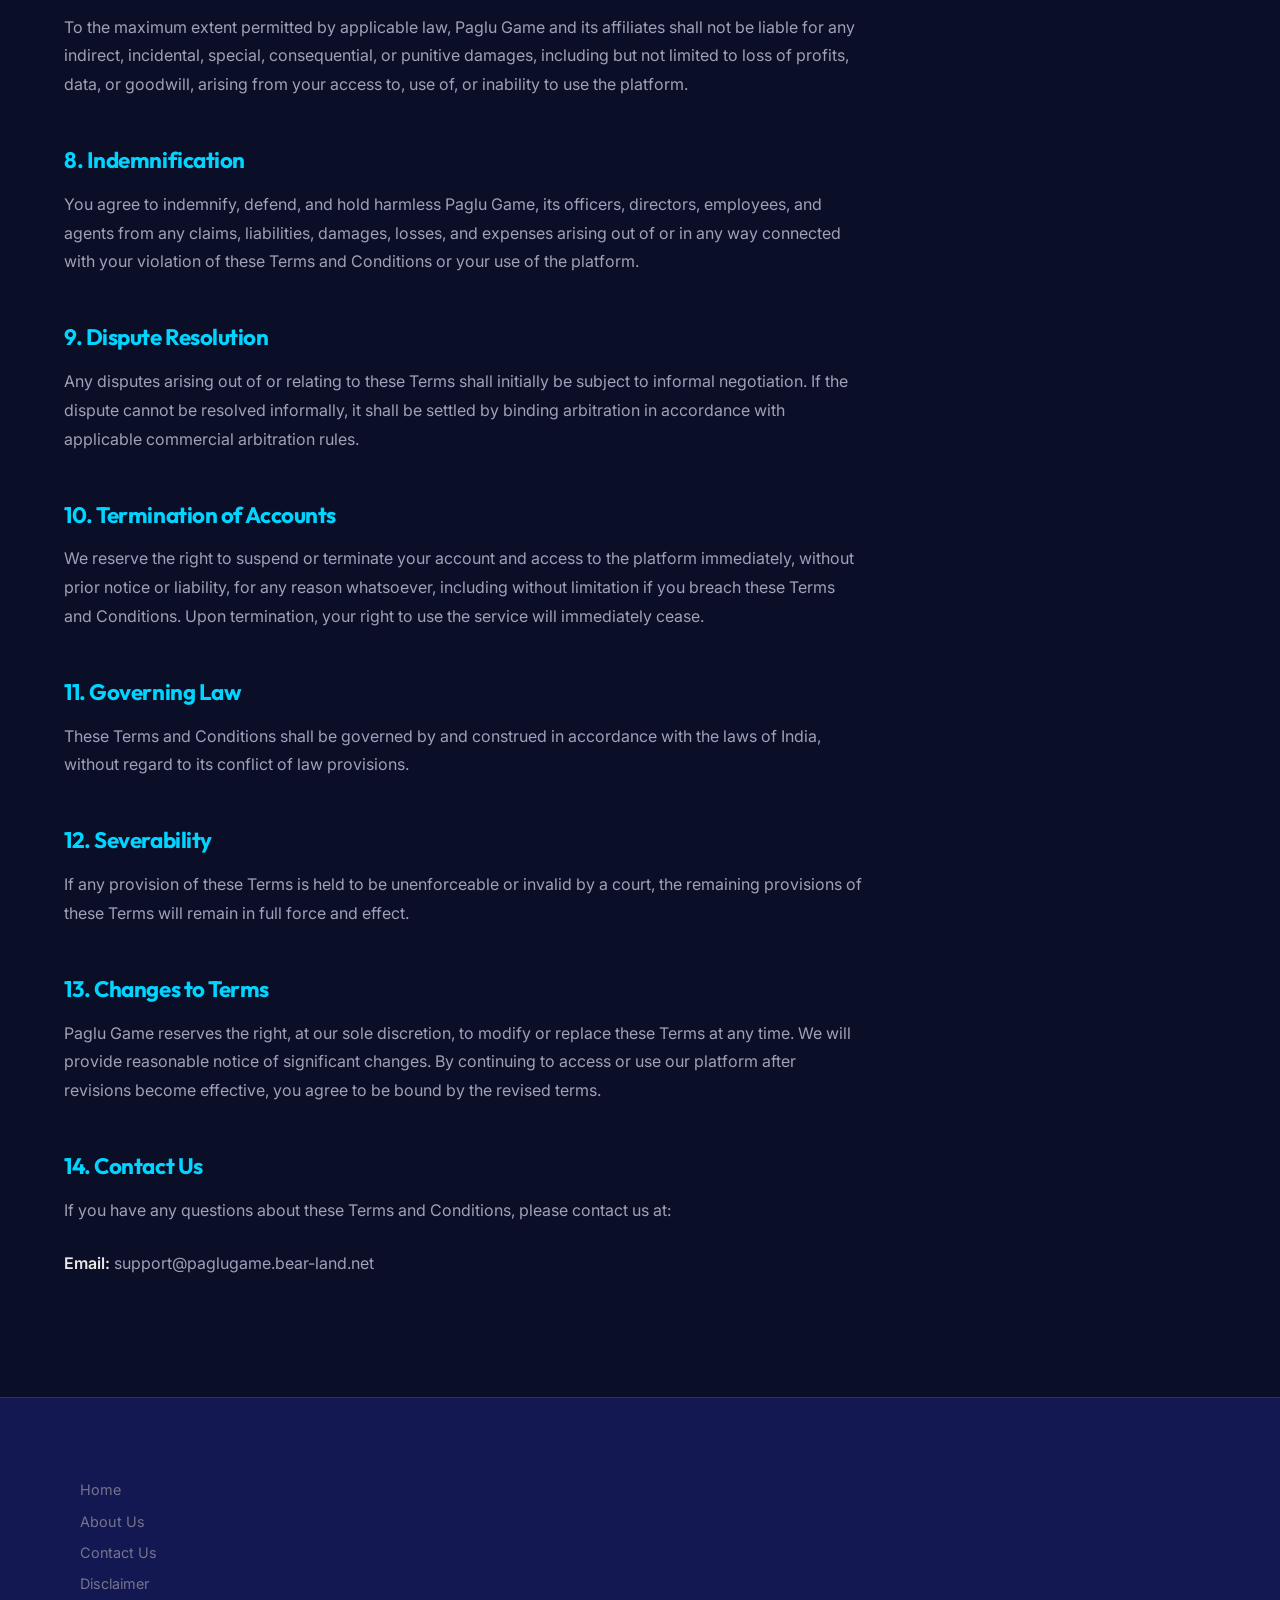
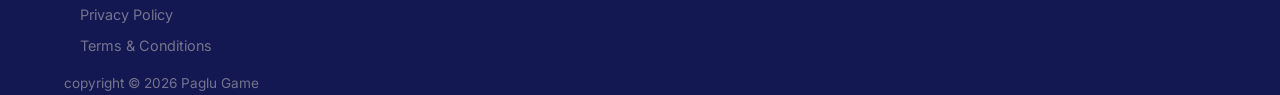
<file: terms-and-conditions.html>
<!DOCTYPE html>
<html lang="en">
<head>
    <meta charset="UTF-8">
    <link rel="shortcut icon" href="favicon.ico" type="image/x-icon">
    <link rel="icon" href="favicon.png" type="image/png">
    <meta name="viewport" content="width=device-width, initial-scale=1.0">
    <title>Terms and Conditions – Paglu Game</title>
    <meta name="description" content="Read the Terms and Conditions of Paglu Game. Understand the rules, user obligations, and legal agreements governing the use of our platform.">
    <meta name="robots" content="index, follow">
    <link rel="canonical" href="https://paglugame.bear-land.net/terms-and-conditions.html">
    <meta property="og:title" content="Terms and Conditions – Paglu Game">
    <meta property="og:description" content="Read the Terms and Conditions of Paglu Game. Understand the rules, user obligations, and legal agreements governing the use of our platform.">
    <meta property="og:url" content="https://paglugame.bear-land.net/terms-and-conditions.html">
    <meta property="og:type" content="website">
    <meta property="og:site_name" content="Paglu Game">
    <link href="https://fonts.googleapis.com/css2?family=Inter:wght@400;500;600&family=Outfit:wght@600;700;800&display=swap" rel="stylesheet">
    <link rel="stylesheet" href="style.css">
    <script type="application/ld+json">
    {
      "@context": "https://schema.org",
      "@type": "BreadcrumbList",
      "itemListElement": [{
        "@type": "ListItem",
        "position": 1,
        "name": "Home",
        "item": "https://paglugame.bear-land.net/index.html"
      },{
        "@type": "ListItem",
        "position": 2,
        "name": "Terms and Conditions",
        "item": "https://paglugame.bear-land.net/terms-and-conditions.html"
      }]
    }
    </script>
</head>
<body>
    <header class="header" id="header">
        <div class="container">
            <a href="index.html" class="logo">
                <img src="paglu-game-logo.png" alt="Paglu Game Logo" class="logo-img" height="48">
            </a>
            <nav class="nav">
                <ul class="nav-list">
                    <li><a href="index.html">Home</a></li>
                    <li><a href="index.html#games">Games</a></li>
                    <li><a href="index.html#download">Download</a></li>
                    <li><a href="index.html#login">Login</a></li>
                    <li><a href="index.html#register" class="btn btn-primary btn-sm">Register</a></li>
                </ul>
                <button class="hamburger" id="hamburger" aria-label="Menu">
                    <span></span>
                    <span></span>
                    <span></span>
                </button>
            </nav>
        </div>
    </header>

    <main class="main-content container page-section">
        <h1>Terms and Conditions</h1>
        <section class="content-section">
            <p><strong>Effective Date: July 23, 2026</strong></p>

            <h2>1. Acceptance of Terms</h2>
            <p>Welcome to Paglu Game. By accessing, browsing, or utilizing our website, application, and related services, you explicitly agree to comply with and be bound by these Terms and Conditions. If you disagree with any part of these terms, you are prohibited from using our platform.</p>

            <h2>2. Eligibility</h2>
            <p>Use of the Paglu Game platform is strictly limited to individuals who are at least eighteen (18) years of age, or the legal age of majority in their jurisdiction. By registering an account, you warrant and represent that you meet this age requirement and possess the legal capacity to enter into a binding contract.</p>

            <h2>3. Account Registration and Responsibility</h2>
            <p>To access certain features, you must create a Paglu Game account. You agree to provide accurate, current, and complete information during registration. You are solely responsible for maintaining the confidentiality of your account credentials and for all activities that occur under your account. You must notify us immediately of any unauthorized use or security breach.</p>

            <h2>4. User Conduct and Prohibited Activities</h2>
            <p>While using our platform, you agree not to:</p>
            <ul>
                <li>Engage in any fraudulent, illegal, or malicious activities.</li>
                <li>Utilize automated scripts, bots, or software to interact with the platform or manipulate game outcomes.</li>
                <li>Attempt to gain unauthorized access to our servers, databases, or user accounts.</li>
                <li>Harass, abuse, or harm other users or our staff members.</li>
                <li>Create multiple accounts to exploit promotions or circumvent platform limitations.</li>
            </ul>

            <h2>5. Intellectual Property Rights</h2>
            <p>All content, features, functionality, software, graphics, and logos on the Paglu Game platform are the exclusive property of Paglu Game or its licensors and are protected by international copyright, trademark, and intellectual property laws. You may not reproduce, distribute, or create derivative works without our express written consent.</p>

            <h2>6. Financial Transactions and Refund Policy</h2>
            <p>Users may deposit and withdraw funds subject to our internal processing rules and identity verification requirements. All financial transactions are final. Refunds are strictly provided at the sole discretion of management, typically only in cases of verified technical errors resulting in unjust loss of funds.</p>

            <h2>7. Limitation of Liability</h2>
            <p>To the maximum extent permitted by applicable law, Paglu Game and its affiliates shall not be liable for any indirect, incidental, special, consequential, or punitive damages, including but not limited to loss of profits, data, or goodwill, arising from your access to, use of, or inability to use the platform.</p>

            <h2>8. Indemnification</h2>
            <p>You agree to indemnify, defend, and hold harmless Paglu Game, its officers, directors, employees, and agents from any claims, liabilities, damages, losses, and expenses arising out of or in any way connected with your violation of these Terms and Conditions or your use of the platform.</p>

            <h2>9. Dispute Resolution</h2>
            <p>Any disputes arising out of or relating to these Terms shall initially be subject to informal negotiation. If the dispute cannot be resolved informally, it shall be settled by binding arbitration in accordance with applicable commercial arbitration rules.</p>

            <h2>10. Termination of Accounts</h2>
            <p>We reserve the right to suspend or terminate your account and access to the platform immediately, without prior notice or liability, for any reason whatsoever, including without limitation if you breach these Terms and Conditions. Upon termination, your right to use the service will immediately cease.</p>

            <h2>11. Governing Law</h2>
            <p>These Terms and Conditions shall be governed by and construed in accordance with the laws of India, without regard to its conflict of law provisions.</p>

            <h2>12. Severability</h2>
            <p>If any provision of these Terms is held to be unenforceable or invalid by a court, the remaining provisions of these Terms will remain in full force and effect.</p>

            <h2>13. Changes to Terms</h2>
            <p>Paglu Game reserves the right, at our sole discretion, to modify or replace these Terms at any time. We will provide reasonable notice of significant changes. By continuing to access or use our platform after revisions become effective, you agree to be bound by the revised terms.</p>

            <h2>14. Contact Us</h2>
            <p>If you have any questions about these Terms and Conditions, please contact us at:</p>
            <p><strong>Email:</strong> support@paglugame.bear-land.net</p>
        </section>
    </main>

    <footer class="footer">
        <div class="container">
            <div class="footer-links">
                <a href="index.html">Home</a>
                <a href="about-us.html">About Us</a>
                <a href="contact-us.html">Contact Us</a>
                <a href="disclaimer.html">Disclaimer</a>
                <a href="privacy-policy.html">Privacy Policy</a>
                <a href="terms-and-conditions.html">Terms & Conditions</a>
            </div>
            <p class="copyright">copyright © 2026 Paglu Game</p>
        </div>
    </footer>

    <script>
        const hamburger = document.getElementById('hamburger');
        const navList = document.querySelector('.nav-list');
        hamburger.addEventListener('click', () => {
            navList.classList.toggle('active');
            hamburger.classList.toggle('active');
        });
    </script>
</body>
</html>
</file>
<file: style.css>
/*
 * Paglu Game Website - Main Stylesheet
 * 
 * Aesthetic: Modern, clean, premium gaming
 * Theme: Dark with vibrant gradient accents
 */

/* ==========================================================================
   1. Reset & Normalize
   ========================================================================== */
*, *::before, *::after {
    box-sizing: border-box;
    margin: 0;
    padding: 0;
}

html {
    scroll-behavior: smooth;
    font-size: 16px;
    -webkit-text-size-adjust: 100%;
}

body {
    min-height: 100vh;
    overflow-x: hidden;
    background-color: var(--bg-primary);
    color: var(--text-primary);
    line-height: 1.6;
    -webkit-font-smoothing: antialiased;
    -moz-osx-font-smoothing: grayscale;
}

img, picture, video, canvas, svg {
    display: block;
    max-width: 100%;
    height: auto;
}

input, button, textarea, select {
    font: inherit;
    outline: none;
    border: none;
}

p, h1, h2, h3, h4, h5, h6 {
    overflow-wrap: break-word;
}

ul, ol {
    list-style: none;
}

a {
    color: inherit;
    text-decoration: none;
    transition: all 0.3s ease;
}

/* ==========================================================================
   2. Design Tokens / Variables
   ========================================================================== */
:root {
    /* Colors */
    --bg-primary: #0a0e27;
    --bg-secondary: #0f1136;
    --bg-tertiary: #141852;
    --bg-card: rgba(255, 255, 255, 0.05);
    
    --text-primary: #e8e8e8;
    --text-secondary: #a0a0b8;
    --text-muted: #74748c;
    
    --accent-blue: #00d4ff;
    --accent-green: #00ff88;
    --accent-gold: #ffd700;
    --accent-purple: #764ba2;
    
    --danger: #ff6b6b;
    --warning: #fbc531;
    --success: #4cd137;
    --info: #00a8ff;
    
    /* Gradients */
    --grad-primary: linear-gradient(135deg, #667eea 0%, #764ba2 100%);
    --grad-hover: linear-gradient(135deg, #764ba2 0%, #667eea 100%);
    --grad-hero: linear-gradient(135deg, #0a0e27 0%, #1a1f4e 50%, #0f1136 100%);
    --grad-gold: linear-gradient(135deg, #ffd700 0%, #ff8c00 100%);
    
    /* Borders */
    --border-light: rgba(255, 255, 255, 0.1);
    --border-strong: rgba(255, 255, 255, 0.2);
    
    /* Typography */
    --font-body: 'Inter', -apple-system, BlinkMacSystemFont, 'Segoe UI', Roboto, Helvetica, Arial, sans-serif;
    --font-heading: 'Outfit', -apple-system, BlinkMacSystemFont, 'Segoe UI', Roboto, Helvetica, Arial, sans-serif;
    
    /* Spacing */
    --space-1: 0.25rem;
    --space-2: 0.5rem;
    --space-3: 1rem;
    --space-4: 1.5rem;
    --space-5: 2rem;
    --space-6: 3rem;
    --space-8: 4rem;
    --space-10: 5rem;
    --space-12: 6rem;
    
    /* Border Radius */
    --radius-sm: 0.25rem;
    --radius-md: 0.5rem;
    --radius-lg: 1rem;
    --radius-xl: 1.5rem;
    --radius-full: 9999px;
    
    /* Shadows */
    --shadow-sm: 0 1px 2px 0 rgba(0, 0, 0, 0.05);
    --shadow-md: 0 4px 6px -1px rgba(0, 0, 0, 0.1), 0 2px 4px -1px rgba(0, 0, 0, 0.06);
    --shadow-lg: 0 10px 15px -3px rgba(0, 0, 0, 0.1), 0 4px 6px -2px rgba(0, 0, 0, 0.05);
    --shadow-xl: 0 20px 25px -5px rgba(0, 0, 0, 0.1), 0 10px 10px -5px rgba(0, 0, 0, 0.04);
    --shadow-glow: 0 0 15px rgba(0, 212, 255, 0.5);
    --shadow-glow-purple: 0 0 15px rgba(118, 75, 162, 0.5);
    
    /* Transitions */
    --transition-fast: 0.15s ease;
    --transition-base: 0.3s ease;
    --transition-slow: 0.5s ease;
    
    /* Z-index */
    --z-negative: -1;
    --z-elevate: 1;
    --z-sticky: 100;
    --z-drawer: 200;
    --z-modal: 300;
    --z-popover: 400;
    --z-toast: 500;
}

/* ==========================================================================
   3. Typography
   ========================================================================== */
body {
    font-family: var(--font-body);
}

h1, h2, h3, h4, h5, h6 {
    font-family: var(--font-heading);
    color: var(--text-primary);
    font-weight: 700;
    line-height: 1.2;
    margin-bottom: var(--space-3);
    letter-spacing: -0.02em;
}

h1 { font-size: clamp(2.5rem, 5vw, 4rem); }
h2 { font-size: clamp(2rem, 4vw, 3rem); }
h3 { font-size: clamp(1.5rem, 3vw, 2rem); }
h4 { font-size: clamp(1.25rem, 2vw, 1.5rem); }
h5 { font-size: 1.125rem; }
h6 { font-size: 1rem; }

p {
    margin-bottom: var(--space-3);
    color: var(--text-secondary);
}

p:last-child {
    margin-bottom: 0;
}

strong, b {
    font-weight: 600;
    color: var(--text-primary);
}

em, i {
    font-style: italic;
}

/* Text Gradient Utility */
.text-gradient {
    background: var(--grad-primary);
    -webkit-background-clip: text;
    -webkit-text-fill-color: transparent;
    background-clip: text;
    color: transparent;
}

.text-gradient-gold {
    background: var(--grad-gold);
    -webkit-background-clip: text;
    -webkit-text-fill-color: transparent;
    background-clip: text;
    color: transparent;
}

/* ==========================================================================
   4. Layout & Utilities
   ========================================================================== */
.container {
    width: 100%;
    max-width: 1200px;
    margin: 0 auto;
    padding: 0 var(--space-4);
}

.section {
    padding: var(--space-10) 0;
}

.section-sm {
    padding: var(--space-6) 0;
}

.section-lg {
    padding: var(--space-12) 0;
}

.grid {
    display: grid;
    gap: var(--space-4);
}

.grid-2 { grid-template-columns: repeat(auto-fit, minmax(280px, 1fr)); }
.grid-3 { grid-template-columns: repeat(auto-fit, minmax(250px, 1fr)); }
.grid-4 { grid-template-columns: repeat(auto-fit, minmax(200px, 1fr)); }

.flex { display: flex; }
.flex-col { flex-direction: column; }
.items-center { align-items: center; }
.justify-center { justify-content: center; }
.justify-between { justify-content: space-between; }
.gap-2 { gap: var(--space-2); }
.gap-3 { gap: var(--space-3); }
.gap-4 { gap: var(--space-4); }

.text-center { text-align: center; }
.text-left { text-align: left; }
.text-right { text-align: right; }

.mt-2 { margin-top: var(--space-2); }
.mt-4 { margin-top: var(--space-4); }
.mt-6 { margin-top: var(--space-6); }
.mt-8 { margin-top: var(--space-8); }
.mb-2 { margin-bottom: var(--space-2); }
.mb-4 { margin-bottom: var(--space-4); }
.mb-6 { margin-bottom: var(--space-6); }
.mb-8 { margin-bottom: var(--space-8); }

/* ==========================================================================
   5. Animations
   ========================================================================== */
@keyframes fadeInUp {
    from {
        opacity: 0;
        transform: translateY(20px);
    }
    to {
        opacity: 1;
        transform: translateY(0);
    }
}

@keyframes pulse {
    0% { transform: scale(1); box-shadow: 0 0 0 0 rgba(118, 75, 162, 0.7); }
    70% { transform: scale(1.05); box-shadow: 0 0 0 10px rgba(118, 75, 162, 0); }
    100% { transform: scale(1); box-shadow: 0 0 0 0 rgba(118, 75, 162, 0); }
}

@keyframes float {
    0% { transform: translateY(0px); }
    50% { transform: translateY(-10px); }
    100% { transform: translateY(0px); }
}

@keyframes glow {
    0% { box-shadow: 0 0 5px rgba(0, 212, 255, 0.2); }
    50% { box-shadow: 0 0 20px rgba(0, 212, 255, 0.6); }
    100% { box-shadow: 0 0 5px rgba(0, 212, 255, 0.2); }
}

@keyframes spin {
    from { transform: rotate(0deg); }
    to { transform: rotate(360deg); }
}

.animate-fade-in-up { animation: fadeInUp 0.6s ease forwards; }
.animate-pulse { animation: pulse 2s infinite; }
.animate-float { animation: float 3s ease-in-out infinite; }
.animate-glow { animation: glow 2s infinite; }
.animate-spin { animation: spin 1s linear infinite; }

/* Staggered animations */
.delay-100 { animation-delay: 0.1s; }
.delay-200 { animation-delay: 0.2s; }
.delay-300 { animation-delay: 0.3s; }
.delay-400 { animation-delay: 0.4s; }
.delay-500 { animation-delay: 0.5s; }

/* ==========================================================================
   6. Header & Navigation
   ========================================================================== */
.header {
    position: fixed;
    top: 0;
    left: 0;
    width: 100%;
    z-index: var(--z-sticky);
    background: rgba(10, 14, 39, 0.8);
    backdrop-filter: blur(10px);
    -webkit-backdrop-filter: blur(10px);
    border-bottom: 1px solid var(--border-light);
    transition: var(--transition-base);
}

.header.scrolled {
    background: rgba(10, 14, 39, 0.95);
    box-shadow: var(--shadow-md);
}

.nav-container {
    display: flex;
    align-items: center;
    justify-content: space-between;
    height: 80px;
}

.logo {
    display: flex;
    align-items: center;
    gap: var(--space-2);
    font-family: var(--font-heading);
    font-size: 1.5rem;
    font-weight: 700;
    color: var(--text-primary);
    text-decoration: none;
}

.logo-img {
    height: 56px;
    width: auto;
    object-fit: contain;
    transition: transform var(--transition-base);
}

.logo-img:hover {
    transform: scale(1.05);
}

.logo-icon {
    width: 32px;
    height: 32px;
    background: var(--grad-primary);
    border-radius: var(--radius-sm);
    display: flex;
    align-items: center;
    justify-content: center;
    color: white;
}

.nav-menu {
    display: flex;
    align-items: center;
    gap: var(--space-6);
}

.nav-list {
    display: flex;
    align-items: center;
    gap: var(--space-4);
}

.nav-link {
    font-size: 1rem;
    font-weight: 500;
    color: var(--text-primary);
    position: relative;
    padding: var(--space-1) 0;
}

.nav-link::after {
    content: '';
    position: absolute;
    bottom: 0;
    left: 0;
    width: 0;
    height: 2px;
    background: var(--grad-primary);
    transition: var(--transition-base);
}

.nav-link:hover::after,
.nav-link.active::after {
    width: 100%;
}

.nav-link:hover,
.nav-link.active {
    color: var(--accent-blue);
}

.mobile-menu-btn {
    display: none;
    background: none;
    border: none;
    color: var(--text-primary);
    font-size: 1.5rem;
    cursor: pointer;
}

/* ==========================================================================
   7. Buttons
   ========================================================================== */
.btn {
    display: inline-flex;
    align-items: center;
    justify-content: center;
    gap: var(--space-2);
    padding: 0.75rem 1.5rem;
    font-family: var(--font-body);
    font-weight: 600;
    font-size: 1rem;
    border-radius: var(--radius-md);
    cursor: pointer;
    transition: var(--transition-base);
    text-decoration: none;
    line-height: 1;
}

.btn-primary {
    background: var(--grad-primary);
    color: white;
    box-shadow: var(--shadow-md);
    border: 1px solid transparent;
}

.btn-primary:hover {
    transform: translateY(-2px);
    box-shadow: var(--shadow-glow-purple);
}

.btn-secondary {
    background: transparent;
    color: var(--text-primary);
    border: 1px solid var(--border-strong);
}

.btn-secondary:hover {
    background: rgba(255, 255, 255, 0.05);
    border-color: var(--accent-blue);
    color: var(--accent-blue);
}

.btn-accent {
    background: var(--accent-blue);
    color: var(--bg-primary);
    box-shadow: 0 4px 15px rgba(0, 212, 255, 0.4);
}

.btn-accent:hover {
    background: #33deff;
    transform: translateY(-2px);
    box-shadow: 0 6px 20px rgba(0, 212, 255, 0.6);
}

.btn-cta {
    padding: 1rem 2rem;
    font-size: 1.125rem;
    border-radius: var(--radius-lg);
    background: var(--grad-gold);
    color: var(--bg-primary);
    font-weight: 700;
    box-shadow: 0 4px 15px rgba(255, 215, 0, 0.4);
}

.btn-cta:hover {
    transform: translateY(-3px) scale(1.02);
    box-shadow: 0 8px 25px rgba(255, 215, 0, 0.6);
}

.btn-icon {
    padding: 0.5rem;
    border-radius: var(--radius-full);
}

/* ==========================================================================
   8. Hero Section
   ========================================================================== */
.hero {
    position: relative;
    padding: calc(80px + var(--space-10)) 0 var(--space-12);
    background: var(--grad-hero);
    overflow: hidden;
    min-height: 100vh;
    display: flex;
    align-items: center;
}

.hero::before {
    content: '';
    position: absolute;
    top: 0;
    left: 0;
    width: 100%;
    height: 100%;
    background-image: radial-gradient(rgba(255, 255, 255, 0.05) 1px, transparent 1px);
    background-size: 30px 30px;
    z-index: 0;
}

.hero-content {
    position: relative;
    z-index: 1;
    max-width: 800px;
    margin: 0 auto;
    text-align: center;
}

.hero-badge {
    display: inline-flex;
    align-items: center;
    gap: var(--space-2);
    padding: 0.5rem 1rem;
    background: rgba(255, 255, 255, 0.1);
    border: 1px solid var(--border-strong);
    border-radius: var(--radius-full);
    font-size: 0.875rem;
    font-weight: 600;
    color: var(--accent-gold);
    margin-bottom: var(--space-4);
    backdrop-filter: blur(5px);
}

.hero-title {
    margin-bottom: var(--space-4);
}

.hero-subtitle {
    font-size: 1.25rem;
    margin-bottom: var(--space-6);
    max-width: 600px;
    margin-left: auto;
    margin-right: auto;
}

.hero-actions {
    display: flex;
    align-items: center;
    justify-content: center;
    gap: var(--space-4);
}

/* Floating Elements for Hero */
.hero-floater {
    position: absolute;
    border-radius: var(--radius-lg);
    background: var(--bg-card);
    backdrop-filter: blur(10px);
    border: 1px solid var(--border-light);
    padding: var(--space-3);
    z-index: 1;
    animation: float 6s ease-in-out infinite;
    display: none;
}

@media (min-width: 1024px) {
    .hero-floater {
        display: flex;
        align-items: center;
        gap: var(--space-3);
    }
    
    .floater-1 { top: 20%; left: 10%; animation-delay: 0s; }
    .floater-2 { bottom: 20%; right: 10%; animation-delay: 1s; }
    .floater-3 { top: 30%; right: 15%; animation-delay: 2s; }
}

/* ==========================================================================
   9. Content Sections
   ========================================================================== */
.section-alt {
    background: var(--bg-secondary);
    border-top: 1px solid var(--border-light);
    border-bottom: 1px solid var(--border-light);
}

.section-header {
    text-align: center;
    max-width: 700px;
    margin: 0 auto var(--space-8);
}

.section-tag {
    display: inline-block;
    color: var(--accent-blue);
    font-weight: 600;
    text-transform: uppercase;
    letter-spacing: 1px;
    font-size: 0.875rem;
    margin-bottom: var(--space-2);
}

/* ==========================================================================
   10. Cards & Glassmorphism
   ========================================================================== */
.card {
    background: var(--bg-card);
    backdrop-filter: blur(12px);
    -webkit-backdrop-filter: blur(12px);
    border: 1px solid var(--border-light);
    border-radius: var(--radius-lg);
    padding: var(--space-5);
    transition: var(--transition-base);
    height: 100%;
    display: flex;
    flex-direction: column;
}

.card:hover {
    transform: translateY(-5px);
    border-color: rgba(255, 255, 255, 0.2);
    box-shadow: 0 10px 30px rgba(0, 0, 0, 0.3);
}

.card-icon {
    width: 60px;
    height: 60px;
    border-radius: var(--radius-md);
    background: rgba(255, 255, 255, 0.05);
    display: flex;
    align-items: center;
    justify-content: center;
    font-size: 1.5rem;
    margin-bottom: var(--space-4);
    border: 1px solid var(--border-light);
    color: var(--accent-blue);
}

.card-title {
    margin-bottom: var(--space-2);
}

.card-content {
    flex-grow: 1;
}

/* Game Category Card Specific */
.game-card {
    position: relative;
    overflow: hidden;
    padding: 0;
}

.game-card-img {
    width: 100%;
    height: 200px;
    object-fit: cover;
    border-bottom: 1px solid var(--border-light);
    transition: var(--transition-slow);
}

.game-card:hover .game-card-img {
    transform: scale(1.05);
}

.game-card-body {
    padding: var(--space-4);
}

.game-badge {
    position: absolute;
    top: var(--space-3);
    right: var(--space-3);
    background: var(--grad-primary);
    color: white;
    padding: 0.25rem 0.75rem;
    border-radius: var(--radius-full);
    font-size: 0.75rem;
    font-weight: 700;
    z-index: 2;
}

/* ==========================================================================
   11. Tables
   ========================================================================== */
.table-responsive {
    overflow-x: auto;
    background: var(--bg-card);
    border-radius: var(--radius-lg);
    border: 1px solid var(--border-light);
    margin-bottom: var(--space-6);
}

.table {
    width: 100%;
    border-collapse: collapse;
    text-align: left;
}

.table th,
.table td {
    padding: var(--space-3) var(--space-4);
    border-bottom: 1px solid var(--border-light);
}

.table th {
    background: rgba(0, 0, 0, 0.2);
    font-weight: 600;
    color: var(--text-primary);
    white-space: nowrap;
}

.table tr:last-child td {
    border-bottom: none;
}

.table tbody tr {
    transition: var(--transition-fast);
}

.table tbody tr:hover {
    background: rgba(255, 255, 255, 0.03);
}

/* ==========================================================================
   12. FAQ Accordion
   ========================================================================== */
.faq-container {
    max-width: 800px;
    margin: 0 auto;
}

.faq-item {
    background: var(--bg-card);
    border: 1px solid var(--border-light);
    border-radius: var(--radius-md);
    margin-bottom: var(--space-3);
    overflow: hidden;
    transition: var(--transition-base);
}

.faq-item:hover {
    border-color: var(--border-strong);
}

.faq-item details {
    width: 100%;
}

.faq-item summary {
    padding: var(--space-4);
    font-weight: 600;
    font-size: 1.125rem;
    cursor: pointer;
    list-style: none;
    display: flex;
    align-items: center;
    justify-content: space-between;
    color: var(--text-primary);
}

.faq-item summary::-webkit-details-marker {
    display: none;
}

.faq-item summary::after {
    content: '+';
    font-size: 1.5rem;
    font-weight: 400;
    transition: var(--transition-base);
    color: var(--accent-blue);
}

.faq-item details[open] summary::after {
    transform: rotate(45deg);
    color: var(--accent-purple);
}

.faq-item details[open] summary {
    border-bottom: 1px solid var(--border-light);
}

.faq-content {
    padding: var(--space-4);
    color: var(--text-secondary);
    animation: fadeInUp 0.3s ease;
}

/* ==========================================================================
   13. Step Lists
   ========================================================================== */
.step-list {
    position: relative;
    padding-left: var(--space-10);
}

.step-list::before {
    content: '';
    position: absolute;
    top: 0;
    bottom: 0;
    left: 24px;
    width: 2px;
    background: var(--border-light);
}

.step-item {
    position: relative;
    margin-bottom: var(--space-6);
}

.step-item:last-child {
    margin-bottom: 0;
}

.step-number {
    position: absolute;
    left: calc(-1 * var(--space-10));
    top: 0;
    width: 48px;
    height: 48px;
    border-radius: var(--radius-full);
    background: var(--bg-secondary);
    border: 2px solid var(--accent-blue);
    display: flex;
    align-items: center;
    justify-content: center;
    font-weight: 700;
    font-size: 1.25rem;
    color: var(--accent-blue);
    z-index: 1;
}

.step-content {
    background: var(--bg-card);
    border: 1px solid var(--border-light);
    border-radius: var(--radius-lg);
    padding: var(--space-4);
}

.step-title {
    margin-bottom: var(--space-2);
    color: var(--text-primary);
}

/* ==========================================================================
   14. Alert & Tip Boxes
   ========================================================================== */
.alert {
    padding: var(--space-4);
    border-radius: var(--radius-md);
    margin-bottom: var(--space-4);
    display: flex;
    gap: var(--space-3);
    align-items: flex-start;
    border-left: 4px solid transparent;
}

.alert-icon {
    font-size: 1.5rem;
    flex-shrink: 0;
}

.alert-content {
    flex-grow: 1;
}

.alert-title {
    font-weight: 700;
    margin-bottom: var(--space-1);
    font-size: 1.125rem;
}

.alert p {
    margin-bottom: 0;
}

.alert-info {
    background: rgba(0, 168, 255, 0.1);
    border-left-color: var(--info);
    color: var(--info);
}
.alert-info p { color: rgba(255,255,255,0.8); }

.alert-warning {
    background: rgba(251, 197, 49, 0.1);
    border-left-color: var(--warning);
    color: var(--warning);
}
.alert-warning p { color: rgba(255,255,255,0.8); }

.alert-danger {
    background: rgba(255, 107, 107, 0.1);
    border-left-color: var(--danger);
    color: var(--danger);
}
.alert-danger p { color: rgba(255,255,255,0.8); }

.alert-success {
    background: rgba(76, 209, 55, 0.1);
    border-left-color: var(--success);
    color: var(--success);
}
.alert-success p { color: rgba(255,255,255,0.8); }

/* ==========================================================================
   15. Table of Contents (TOC)
   ========================================================================== */
.toc-wrapper {
    background: var(--bg-card);
    border: 1px solid var(--border-light);
    border-radius: var(--radius-lg);
    padding: var(--space-4);
    margin-bottom: var(--space-6);
}

.toc-title {
    font-size: 1.25rem;
    margin-bottom: var(--space-3);
    padding-bottom: var(--space-2);
    border-bottom: 1px solid var(--border-light);
}

.toc-list {
    display: flex;
    flex-direction: column;
    gap: var(--space-2);
}

.toc-list li {
    padding-left: var(--space-2);
}

.toc-link {
    color: var(--text-secondary);
    display: block;
    padding: var(--space-1) 0;
    transition: var(--transition-fast);
}

.toc-link:hover {
    color: var(--accent-blue);
    padding-left: var(--space-1);
}

.toc-link::before {
    content: '→';
    margin-right: var(--space-2);
    opacity: 0;
    transition: var(--transition-fast);
    color: var(--accent-blue);
}

.toc-link:hover::before {
    opacity: 1;
}

/* Sidebar TOC layout for larger screens */
@media (min-width: 1024px) {
    .content-with-sidebar {
        display: grid;
        grid-template-columns: 1fr 300px;
        gap: var(--space-8);
    }
    
    .toc-sticky {
        position: sticky;
        top: 100px;
    }
}

/* ==========================================================================
   16. Breadcrumbs
   ========================================================================== */
.breadcrumb {
    display: flex;
    flex-wrap: wrap;
    list-style: none;
    padding: var(--space-3) 0;
    margin-bottom: var(--space-4);
}

.breadcrumb-item {
    display: flex;
    align-items: center;
    font-size: 0.875rem;
    color: var(--text-muted);
}

.breadcrumb-item a {
    color: var(--text-secondary);
}

.breadcrumb-item a:hover {
    color: var(--accent-blue);
}

.breadcrumb-item + .breadcrumb-item::before {
    content: '/';
    margin: 0 var(--space-2);
    color: var(--border-strong);
}

.breadcrumb-item.active {
    color: var(--text-primary);
    pointer-events: none;
}

/* ==========================================================================
   17. Badges & Tags
   ========================================================================== */
.badge {
    display: inline-block;
    padding: 0.25em 0.6em;
    font-size: 0.75rem;
    font-weight: 700;
    line-height: 1;
    text-align: center;
    white-space: nowrap;
    vertical-align: baseline;
    border-radius: var(--radius-sm);
}

.badge-primary { background-color: rgba(118, 75, 162, 0.2); color: #c4a1ff; border: 1px solid rgba(118, 75, 162, 0.5); }
.badge-info { background-color: rgba(0, 212, 255, 0.2); color: var(--accent-blue); border: 1px solid rgba(0, 212, 255, 0.5); }
.badge-success { background-color: rgba(0, 255, 136, 0.2); color: var(--accent-green); border: 1px solid rgba(0, 255, 136, 0.5); }
.badge-warning { background-color: rgba(255, 215, 0, 0.2); color: var(--accent-gold); border: 1px solid rgba(255, 215, 0, 0.5); }
.badge-danger { background-color: rgba(255, 107, 107, 0.2); color: var(--danger); border: 1px solid rgba(255, 107, 107, 0.5); }

/* ==========================================================================
   18. Back to Top Button
   ========================================================================== */
.back-to-top {
    position: fixed;
    bottom: var(--space-6);
    right: var(--space-6);
    width: 50px;
    height: 50px;
    border-radius: var(--radius-full);
    background: var(--grad-primary);
    color: white;
    display: flex;
    align-items: center;
    justify-content: center;
    font-size: 1.5rem;
    box-shadow: var(--shadow-lg);
    z-index: var(--z-sticky);
    opacity: 0;
    visibility: hidden;
    transition: var(--transition-base);
    border: none;
    cursor: pointer;
}

.back-to-top.visible {
    opacity: 1;
    visibility: visible;
}

.back-to-top:hover {
    transform: translateY(-5px);
    box-shadow: var(--shadow-glow-purple);
}

/* ==========================================================================
   19. Footer
   ========================================================================== */
.footer {
    background: var(--bg-tertiary);
    border-top: 1px solid var(--border-light);
    padding: var(--space-10) 0 0;
}

.footer-top {
    display: grid;
    grid-template-columns: repeat(auto-fit, minmax(200px, 1fr));
    gap: var(--space-8);
    margin-bottom: var(--space-8);
}

.footer-col h4 {
    font-size: 1.125rem;
    margin-bottom: var(--space-4);
    color: white;
}

.footer-col-about {
    grid-column: 1 / -1;
}

@media (min-width: 768px) {
    .footer-top {
        grid-template-columns: 2fr 1fr 1fr 1fr;
    }
    .footer-col-about {
        grid-column: auto;
    }
}

.footer-logo {
    display: inline-flex;
    align-items: center;
    gap: var(--space-2);
    font-family: var(--font-heading);
    font-size: 1.5rem;
    font-weight: 700;
    color: white;
    margin-bottom: var(--space-3);
}

.footer-desc {
    color: var(--text-muted);
    max-width: 300px;
}

.footer-links {
    display: flex;
    flex-direction: column;
    gap: var(--space-2);
}

.footer-link {
    color: var(--text-secondary);
    display: inline-block;
    transition: var(--transition-fast);
}

.footer-link:hover {
    color: var(--accent-blue);
    transform: translateX(5px);
}

.footer-bottom {
    padding: var(--space-4) 0;
    border-top: 1px solid var(--border-light);
    display: flex;
    flex-direction: column;
    align-items: center;
    gap: var(--space-3);
    text-align: center;
    color: var(--text-muted);
    font-size: 0.875rem;
}

@media (min-width: 768px) {
    .footer-bottom {
        flex-direction: row;
        justify-content: space-between;
        text-align: left;
    }
}

/* ==========================================================================
   20. Legal Pages / Long Form Content
   ========================================================================== */
.legal-content {
    background: var(--bg-card);
    border-radius: var(--radius-lg);
    border: 1px solid var(--border-light);
    padding: var(--space-6);
}

.legal-content h2 {
    margin-top: var(--space-6);
    border-bottom: 1px solid var(--border-light);
    padding-bottom: var(--space-2);
}

.legal-content h3 {
    margin-top: var(--space-4);
    color: var(--text-secondary);
}

.legal-content ul, 
.legal-content ol {
    margin-bottom: var(--space-4);
    padding-left: var(--space-5);
}

.legal-content li {
    margin-bottom: var(--space-2);
    color: var(--text-secondary);
}

.legal-content ul li {
    list-style-type: disc;
}

.legal-content ol li {
    list-style-type: decimal;
}

/* ==========================================================================
   21. Misc & Utilities
   ========================================================================== */
/* Scrollbar */
::-webkit-scrollbar {
    width: 10px;
    height: 10px;
}

::-webkit-scrollbar-track {
    background: var(--bg-primary);
}

::-webkit-scrollbar-thumb {
    background: rgba(255, 255, 255, 0.2);
    border-radius: var(--radius-full);
}

::-webkit-scrollbar-thumb:hover {
    background: rgba(255, 255, 255, 0.3);
}

/* Selection */
::selection {
    background: var(--accent-purple);
    color: white;
}

::-moz-selection {
    background: var(--accent-purple);
    color: white;
}

/* Focus States */
:focus-visible {
    outline: 2px solid var(--accent-blue);
    outline-offset: 2px;
}

/* Images in content */
.content-img {
    border-radius: var(--radius-md);
    border: 1px solid var(--border-light);
    margin: var(--space-4) 0;
    box-shadow: var(--shadow-md);
}

/* ==========================================================================
   22. Responsive Breakpoints
   ========================================================================== */

/* Tablet & Smaller */
@media (max-width: 1024px) {
    .hero {
        padding-top: calc(80px + var(--space-6));
    }
    
    .section {
        padding: var(--space-8) 0;
    }
}

/* Mobile Devices */
@media (max-width: 768px) {
    :root {
        --space-10: 4rem;
        --space-12: 5rem;
    }
    
    .nav-menu {
        position: fixed;
        top: 80px;
        left: -100%;
        width: 100%;
        height: calc(100vh - 80px);
        background: var(--bg-secondary);
        flex-direction: column;
        justify-content: flex-start;
        padding: var(--space-6) var(--space-4);
        transition: var(--transition-base);
        overflow-y: auto;
    }
    
    .nav-menu.active {
        left: 0;
    }
    
    .nav-list {
        flex-direction: column;
        width: 100%;
        align-items: center;
        gap: var(--space-4);
    }
    
    .nav-link {
        font-size: 1.25rem;
    }
    
    .mobile-menu-btn {
        display: block;
    }
    
    .hero-actions {
        flex-direction: column;
        width: 100%;
    }
    
    .hero-actions .btn {
        width: 100%;
    }
    
    .legal-content {
        padding: var(--space-4);
    }
    
    .step-list {
        padding-left: var(--space-6);
    }
    
    .step-list::before {
        left: 12px;
    }
    
    .step-number {
        left: calc(-1 * var(--space-6));
        width: 32px;
        height: 32px;
        font-size: 1rem;
    }
}

/* Small Mobile */
@media (max-width: 480px) {
    h1 { font-size: 2rem; }
    h2 { font-size: 1.75rem; }
    h3 { font-size: 1.5rem; }
    
    .container {
        padding: 0 var(--space-3);
    }
    
    .card {
        padding: var(--space-4);
    }
    
    .btn {
        padding: 0.6rem 1.2rem;
    }
}

/* ==========================================================================
   ADDITIONAL STYLES - Index Page Components
   ========================================================================== */

/* Section Titles & Intros */
.section-title {
    font-family: var(--font-heading);
    font-size: 2rem;
    font-weight: 800;
    text-align: center;
    margin-bottom: var(--space-3);
    background: var(--grad-primary);
    -webkit-background-clip: text;
    -webkit-text-fill-color: transparent;
    background-clip: text;
}

.section-intro {
    text-align: center;
    color: var(--text-secondary);
    font-size: 1.05rem;
    max-width: 800px;
    margin: 0 auto var(--space-6);
    line-height: 1.7;
}

.section-note {
    color: var(--text-secondary);
    margin-top: var(--space-5);
    line-height: 1.7;
    font-size: 1rem;
}

.content-block {
    max-width: 900px;
    margin: 0 auto;
}

.content-block p {
    color: var(--text-secondary);
    line-height: 1.8;
    margin-bottom: var(--space-4);
    font-size: 1.02rem;
}

/* Hero Buttons & Stats */
.hero-buttons {
    display: flex;
    gap: var(--space-4);
    justify-content: center;
    margin-top: var(--space-5);
    flex-wrap: wrap;
}

.hero-stats {
    display: flex;
    gap: var(--space-8);
    justify-content: center;
    margin-top: var(--space-8);
    flex-wrap: wrap;
}

.stat-item {
    text-align: center;
}

.stat-number {
    display: block;
    font-family: var(--font-heading);
    font-size: 2rem;
    font-weight: 800;
    color: var(--accent-gold);
    line-height: 1;
}

.stat-label {
    display: block;
    font-size: 0.85rem;
    color: var(--text-muted);
    margin-top: var(--space-1);
    text-transform: uppercase;
    letter-spacing: 0.5px;
}

/* Info Table */
.info-table-wrapper {
    overflow-x: auto;
    border-radius: var(--radius-lg);
    border: 1px solid var(--border-light);
    background: var(--bg-card);
    backdrop-filter: blur(10px);
    -webkit-backdrop-filter: blur(10px);
}

.info-table {
    width: 100%;
    border-collapse: collapse;
    font-size: 0.95rem;
}

.info-table thead th {
    background: rgba(102, 126, 234, 0.15);
    color: var(--accent-blue);
    font-family: var(--font-heading);
    font-weight: 700;
    padding: var(--space-4);
    text-align: left;
    font-size: 1rem;
    border-bottom: 2px solid var(--border-light);
}

.info-table tbody td {
    padding: var(--space-3) var(--space-4);
    border-bottom: 1px solid var(--border-light);
    color: var(--text-secondary);
}

.info-table tbody tr:last-child td {
    border-bottom: none;
}

.info-table tbody tr:hover {
    background: rgba(255, 255, 255, 0.03);
}

.info-table tbody td:first-child {
    font-weight: 600;
    color: var(--text-primary);
    width: 40%;
}

.table-link {
    color: var(--accent-blue) !important;
    font-weight: 600;
    text-decoration: underline;
    text-decoration-color: rgba(0, 212, 255, 0.3);
    text-underline-offset: 3px;
}

.table-link:hover {
    color: var(--accent-green) !important;
    text-decoration-color: var(--accent-green);
}

.highlight-gold {
    color: var(--accent-gold) !important;
    font-size: 1.1rem;
}

/* Feature Grid */
.feature-grid {
    display: grid;
    grid-template-columns: repeat(auto-fit, minmax(240px, 1fr));
    gap: var(--space-4);
    margin: var(--space-5) 0;
}

.feature-card {
    background: var(--bg-card);
    border: 1px solid var(--border-light);
    border-radius: var(--radius-lg);
    padding: var(--space-5);
    text-align: center;
    transition: var(--transition-base);
    backdrop-filter: blur(10px);
    -webkit-backdrop-filter: blur(10px);
}

.feature-card:hover {
    transform: translateY(-5px);
    border-color: var(--accent-blue);
    box-shadow: 0 10px 30px rgba(0, 212, 255, 0.1);
}

.feature-icon {
    font-size: 2.5rem;
    display: block;
    margin-bottom: var(--space-3);
}

.feature-card h3 {
    font-size: 1.1rem;
    margin-bottom: var(--space-2);
    color: var(--text-primary);
}

.feature-card p {
    color: var(--text-secondary);
    font-size: 0.9rem;
    line-height: 1.6;
}

/* Reasons Grid */
.reasons-grid {
    display: grid;
    grid-template-columns: repeat(auto-fit, minmax(320px, 1fr));
    gap: var(--space-5);
}

.reason-card {
    background: var(--bg-card);
    border: 1px solid var(--border-light);
    border-radius: var(--radius-lg);
    padding: var(--space-6);
    position: relative;
    transition: var(--transition-base);
    backdrop-filter: blur(10px);
    -webkit-backdrop-filter: blur(10px);
}

.reason-card:hover {
    transform: translateY(-5px);
    border-color: rgba(102, 126, 234, 0.4);
    box-shadow: 0 15px 40px rgba(102, 126, 234, 0.1);
}

.reason-number {
    font-family: var(--font-heading);
    font-size: 2.5rem;
    font-weight: 800;
    background: var(--grad-primary);
    -webkit-background-clip: text;
    -webkit-text-fill-color: transparent;
    background-clip: text;
    opacity: 0.3;
    line-height: 1;
    margin-bottom: var(--space-3);
}

.reason-card h3 {
    font-size: 1.15rem;
    margin-bottom: var(--space-2);
    color: var(--text-primary);
}

.reason-card p {
    color: var(--text-secondary);
    font-size: 0.95rem;
    line-height: 1.7;
}

/* Steps List */
.steps-list {
    max-width: 800px;
    margin: 0 auto;
}

.step-item {
    display: flex;
    gap: var(--space-4);
    padding: var(--space-4) 0;
    border-bottom: 1px solid var(--border-light);
    align-items: flex-start;
}

.step-item:last-child {
    border-bottom: none;
}

.step-number {
    flex-shrink: 0;
    width: 45px;
    height: 45px;
    background: var(--grad-primary);
    color: #fff;
    border-radius: var(--radius-full);
    display: flex;
    align-items: center;
    justify-content: center;
    font-family: var(--font-heading);
    font-weight: 700;
    font-size: 1.1rem;
}

.step-content {
    flex: 1;
}

.step-content h3 {
    font-size: 1.1rem;
    margin-bottom: var(--space-1);
    color: var(--text-primary);
}

.step-content p {
    color: var(--text-secondary);
    font-size: 0.95rem;
    line-height: 1.7;
}

.steps-compact .step-item {
    padding: var(--space-3) 0;
}

/* Alert Boxes */
.alert-box {
    display: flex;
    gap: var(--space-3);
    padding: var(--space-4);
    border-radius: var(--radius-lg);
    margin: var(--space-5) 0;
    border-left: 4px solid;
    align-items: flex-start;
}

.alert-box.alert-info {
    background: rgba(0, 168, 255, 0.08);
    border-left-color: var(--info);
}

.alert-box.alert-success {
    background: rgba(76, 209, 55, 0.08);
    border-left-color: var(--success);
}

.alert-box.alert-warning {
    background: rgba(251, 197, 49, 0.08);
    border-left-color: var(--warning);
}

.alert-icon {
    font-size: 1.3rem;
    flex-shrink: 0;
    line-height: 1.5;
}

.alert-box p {
    color: var(--text-secondary);
    font-size: 0.95rem;
    line-height: 1.7;
    margin: 0;
}

/* Game Categories */
.game-categories {
    display: grid;
    grid-template-columns: repeat(auto-fit, minmax(220px, 1fr));
    gap: var(--space-4);
}

.game-categories .game-card {
    background: var(--bg-card);
    border: 1px solid var(--border-light);
    border-radius: var(--radius-lg);
    padding: var(--space-5);
    text-align: center;
    transition: var(--transition-base);
    backdrop-filter: blur(10px);
}

.game-categories .game-card:hover {
    transform: translateY(-5px);
    border-color: var(--accent-green);
    box-shadow: 0 10px 30px rgba(0, 255, 136, 0.1);
}

.game-icon {
    font-size: 2.5rem;
    display: block;
    margin-bottom: var(--space-3);
}

.game-categories .game-card h3 {
    font-size: 1.1rem;
    margin-bottom: var(--space-2);
    color: var(--text-primary);
}

.game-categories .game-card p {
    color: var(--text-secondary);
    font-size: 0.9rem;
    line-height: 1.6;
}

/* Two Column Layout */
.two-column {
    display: grid;
    grid-template-columns: repeat(auto-fit, minmax(320px, 1fr));
    gap: var(--space-5);
}

.column-card {
    background: var(--bg-card);
    border: 1px solid var(--border-light);
    border-radius: var(--radius-lg);
    padding: var(--space-6);
    backdrop-filter: blur(10px);
    -webkit-backdrop-filter: blur(10px);
}

.column-card h3 {
    font-size: 1.2rem;
    margin-bottom: var(--space-4);
    color: var(--text-primary);
}

.column-card .note {
    margin-top: var(--space-4);
    padding-top: var(--space-3);
    border-top: 1px solid var(--border-light);
    color: var(--text-muted);
    font-size: 0.9rem;
}

/* Styled Lists */
.styled-list {
    list-style: none;
    padding: 0;
    margin: 0;
}

.styled-list li {
    position: relative;
    padding: var(--space-2) 0 var(--space-2) var(--space-5);
    color: var(--text-secondary);
    font-size: 0.95rem;
    line-height: 1.7;
}

.styled-list li::before {
    content: '▸';
    position: absolute;
    left: 0;
    color: var(--accent-blue);
    font-weight: bold;
}

ol.styled-list {
    counter-reset: list-counter;
}

ol.styled-list li {
    counter-increment: list-counter;
}

ol.styled-list li::before {
    content: counter(list-counter) ".";
    color: var(--accent-blue);
    font-weight: 700;
}

/* Tips Grid */
.tips-grid {
    display: grid;
    grid-template-columns: repeat(auto-fit, minmax(280px, 1fr));
    gap: var(--space-4);
}

.tip-card {
    background: var(--bg-card);
    border: 1px solid var(--border-light);
    border-radius: var(--radius-lg);
    padding: var(--space-5);
    transition: var(--transition-base);
    backdrop-filter: blur(10px);
}

.tip-card:hover {
    transform: translateY(-4px);
    border-color: var(--accent-gold);
    box-shadow: 0 10px 30px rgba(255, 215, 0, 0.08);
}

.tip-number {
    font-size: 1.8rem;
    display: block;
    margin-bottom: var(--space-2);
    background: var(--grad-gold);
    -webkit-background-clip: text;
    -webkit-text-fill-color: transparent;
    background-clip: text;
}

.tip-card h3 {
    font-size: 1.05rem;
    margin-bottom: var(--space-2);
    color: var(--text-primary);
}

.tip-card p {
    color: var(--text-secondary);
    font-size: 0.9rem;
    line-height: 1.6;
}

/* TOC Box */
.toc-box {
    background: var(--bg-card);
    border: 1px solid var(--border-light);
    border-radius: var(--radius-lg);
    padding: var(--space-6);
    max-width: 700px;
    margin: 0 auto;
    backdrop-filter: blur(10px);
}

.toc-box .toc-list {
    list-style: none;
    counter-reset: toc-counter;
    padding: 0;
}

.toc-box .toc-list li {
    counter-increment: toc-counter;
    margin-bottom: var(--space-2);
}

.toc-box .toc-list li a {
    display: block;
    padding: var(--space-2) var(--space-3);
    color: var(--text-secondary);
    border-radius: var(--radius-md);
    transition: var(--transition-base);
    font-size: 0.95rem;
}

.toc-box .toc-list li a::before {
    content: counter(toc-counter) ". ";
    color: var(--accent-blue);
    font-weight: 600;
}

.toc-box .toc-list li a:hover {
    background: rgba(102, 126, 234, 0.1);
    color: var(--accent-blue);
    padding-left: var(--space-5);
}

/* Disclaimer Box */
.disclaimer-box {
    background: rgba(255, 107, 107, 0.08);
    border: 1px solid rgba(255, 107, 107, 0.3);
    border-left: 4px solid var(--danger);
    border-radius: var(--radius-lg);
    padding: var(--space-6);
}

.disclaimer-box h3 {
    color: var(--danger);
    font-size: 1.2rem;
    margin-bottom: var(--space-3);
}

.disclaimer-box p {
    color: var(--text-secondary);
    font-size: 0.93rem;
    line-height: 1.7;
    margin-bottom: var(--space-3);
}

.disclaimer-box p:last-child {
    margin-bottom: 0;
}

/* Footer Extended */
.footer-content {
    display: grid;
    grid-template-columns: 2fr 1fr 1fr;
    gap: var(--space-8);
    padding-bottom: var(--space-6);
    border-bottom: 1px solid var(--border-light);
    margin-bottom: var(--space-5);
}

.footer-brand .footer-logo {
    font-family: var(--font-heading);
    font-size: 1.5rem;
    font-weight: 800;
    color: var(--text-primary);
    display: block;
    margin-bottom: var(--space-3);
}

.footer-brand .footer-desc {
    color: var(--text-muted);
    font-size: 0.9rem;
    line-height: 1.6;
}

.footer .footer-links h4 {
    font-family: var(--font-heading);
    font-size: 1rem;
    font-weight: 700;
    color: var(--text-primary);
    margin-bottom: var(--space-4);
    text-transform: uppercase;
    letter-spacing: 0.5px;
}

.footer .footer-links ul {
    list-style: none;
    padding: 0;
}

.footer .footer-links ul li {
    margin-bottom: var(--space-2);
}

.footer .footer-links ul li a {
    color: var(--text-muted);
    font-size: 0.9rem;
    transition: var(--transition-base);
}

.footer .footer-links ul li a:hover {
    color: var(--accent-blue);
    padding-left: var(--space-2);
}

.footer-bottom {
    text-align: center;
}

.footer-bottom p {
    color: var(--text-muted);
    font-size: 0.85rem;
    margin-bottom: var(--space-2);
}

.footer-bottom a {
    color: var(--text-muted);
    transition: var(--transition-base);
}

.footer-bottom a:hover {
    color: var(--accent-blue);
}

/* Scroll Animations */
.animate-target {
    opacity: 0;
    transform: translateY(30px);
    transition: opacity 0.6s ease, transform 0.6s ease;
}

.animate-in {
    opacity: 1;
    transform: translateY(0);
}

/* FAQ overrides for details/summary */
.faq-container .faq-item {
    background: var(--bg-card);
    border: 1px solid var(--border-light);
    border-radius: var(--radius-lg);
    margin-bottom: var(--space-3);
    overflow: hidden;
    transition: var(--transition-base);
}

.faq-container .faq-item:hover {
    border-color: rgba(102, 126, 234, 0.3);
}

.faq-question {
    padding: var(--space-4) var(--space-5);
    cursor: pointer;
    font-family: var(--font-heading);
    font-weight: 600;
    font-size: 1.05rem;
    color: var(--text-primary);
    display: flex;
    justify-content: space-between;
    align-items: center;
    list-style: none;
    position: relative;
    user-select: none;
}

.faq-question::-webkit-details-marker {
    display: none;
}

.faq-question::after {
    content: '+';
    font-size: 1.5rem;
    color: var(--accent-blue);
    transition: var(--transition-base);
    flex-shrink: 0;
    margin-left: var(--space-3);
}

details[open] .faq-question::after {
    content: '−';
    transform: rotate(180deg);
}

details[open] .faq-question {
    color: var(--accent-blue);
    border-bottom: 1px solid var(--border-light);
}

.faq-answer {
    padding: var(--space-4) var(--space-5);
}

.faq-answer p {
    color: var(--text-secondary);
    font-size: 0.95rem;
    line-height: 1.7;
    margin: 0;
}

/* Page-level styles for secondary pages */
.page-section {
    padding-top: 120px;
    padding-bottom: var(--space-12);
    min-height: 60vh;
}

.page-section h1 {
    font-size: 2.2rem;
    margin-bottom: var(--space-6);
    background: var(--grad-primary);
    -webkit-background-clip: text;
    -webkit-text-fill-color: transparent;
    background-clip: text;
}

.page-section h2 {
    font-size: 1.4rem;
    margin-top: var(--space-6);
    margin-bottom: var(--space-3);
    color: var(--accent-blue);
}

.content-section {
    max-width: 800px;
}

.content-section p {
    color: var(--text-secondary);
    line-height: 1.8;
    margin-bottom: var(--space-4);
}

.content-section ul,
.content-section ol {
    margin: var(--space-4) 0;
    padding-left: var(--space-5);
}

.content-section ul {
    list-style: disc;
}

.content-section ol {
    list-style: decimal;
}

.content-section li {
    color: var(--text-secondary);
    line-height: 1.7;
    margin-bottom: var(--space-2);
    padding-left: var(--space-2);
}

.content-section li::marker {
    color: var(--accent-blue);
}

/* Secondary page footer (simpler) */
.footer .footer-links a {
    color: var(--text-muted);
    margin: 0 var(--space-3);
    font-size: 0.9rem;
    transition: var(--transition-base);
}

.footer .footer-links a:hover {
    color: var(--accent-blue);
}

.footer .copyright {
    color: var(--text-muted);
    font-size: 0.85rem;
    margin-top: var(--space-3);
}

/* Contact cards for contact page */
.contact-card {
    background: var(--bg-card);
    border: 1px solid var(--border-light);
    border-radius: var(--radius-lg);
    padding: var(--space-5);
    text-align: center;
    backdrop-filter: blur(10px);
}

/* ==========================================================================
   RESPONSIVE - Additional Components
   ========================================================================== */
@media (max-width: 1024px) {
    .footer-content {
        grid-template-columns: 1fr 1fr;
    }
    
    .reasons-grid {
        grid-template-columns: 1fr;
    }
}

@media (max-width: 768px) {
    .section-title {
        font-size: 1.6rem;
    }
    
    .hero-stats {
        gap: var(--space-5);
    }
    
    .stat-number {
        font-size: 1.5rem;
    }
    
    .footer-content {
        grid-template-columns: 1fr;
        gap: var(--space-5);
    }
    
    .two-column {
        grid-template-columns: 1fr;
    }
    
    .info-table tbody td:first-child {
        width: auto;
    }
    
    .page-section {
        padding-top: 100px;
    }
    
    .page-section h1 {
        font-size: 1.7rem;
    }
}

@media (max-width: 480px) {
    .section-title {
        font-size: 1.35rem;
    }
    
    .section-intro {
        font-size: 0.95rem;
    }
    
    .hero-buttons {
        flex-direction: column;
        align-items: center;
    }
    
    .hero-stats {
        flex-direction: column;
        gap: var(--space-4);
    }
    
    .feature-grid {
        grid-template-columns: 1fr;
    }
    
    .tips-grid {
        grid-template-columns: 1fr;
    }
    
    .game-categories {
        grid-template-columns: 1fr;
    }
    
    .step-item {
        flex-direction: column;
        gap: var(--space-2);
    }
    
    .toc-box {
        padding: var(--space-4);
    }
}
</file>
